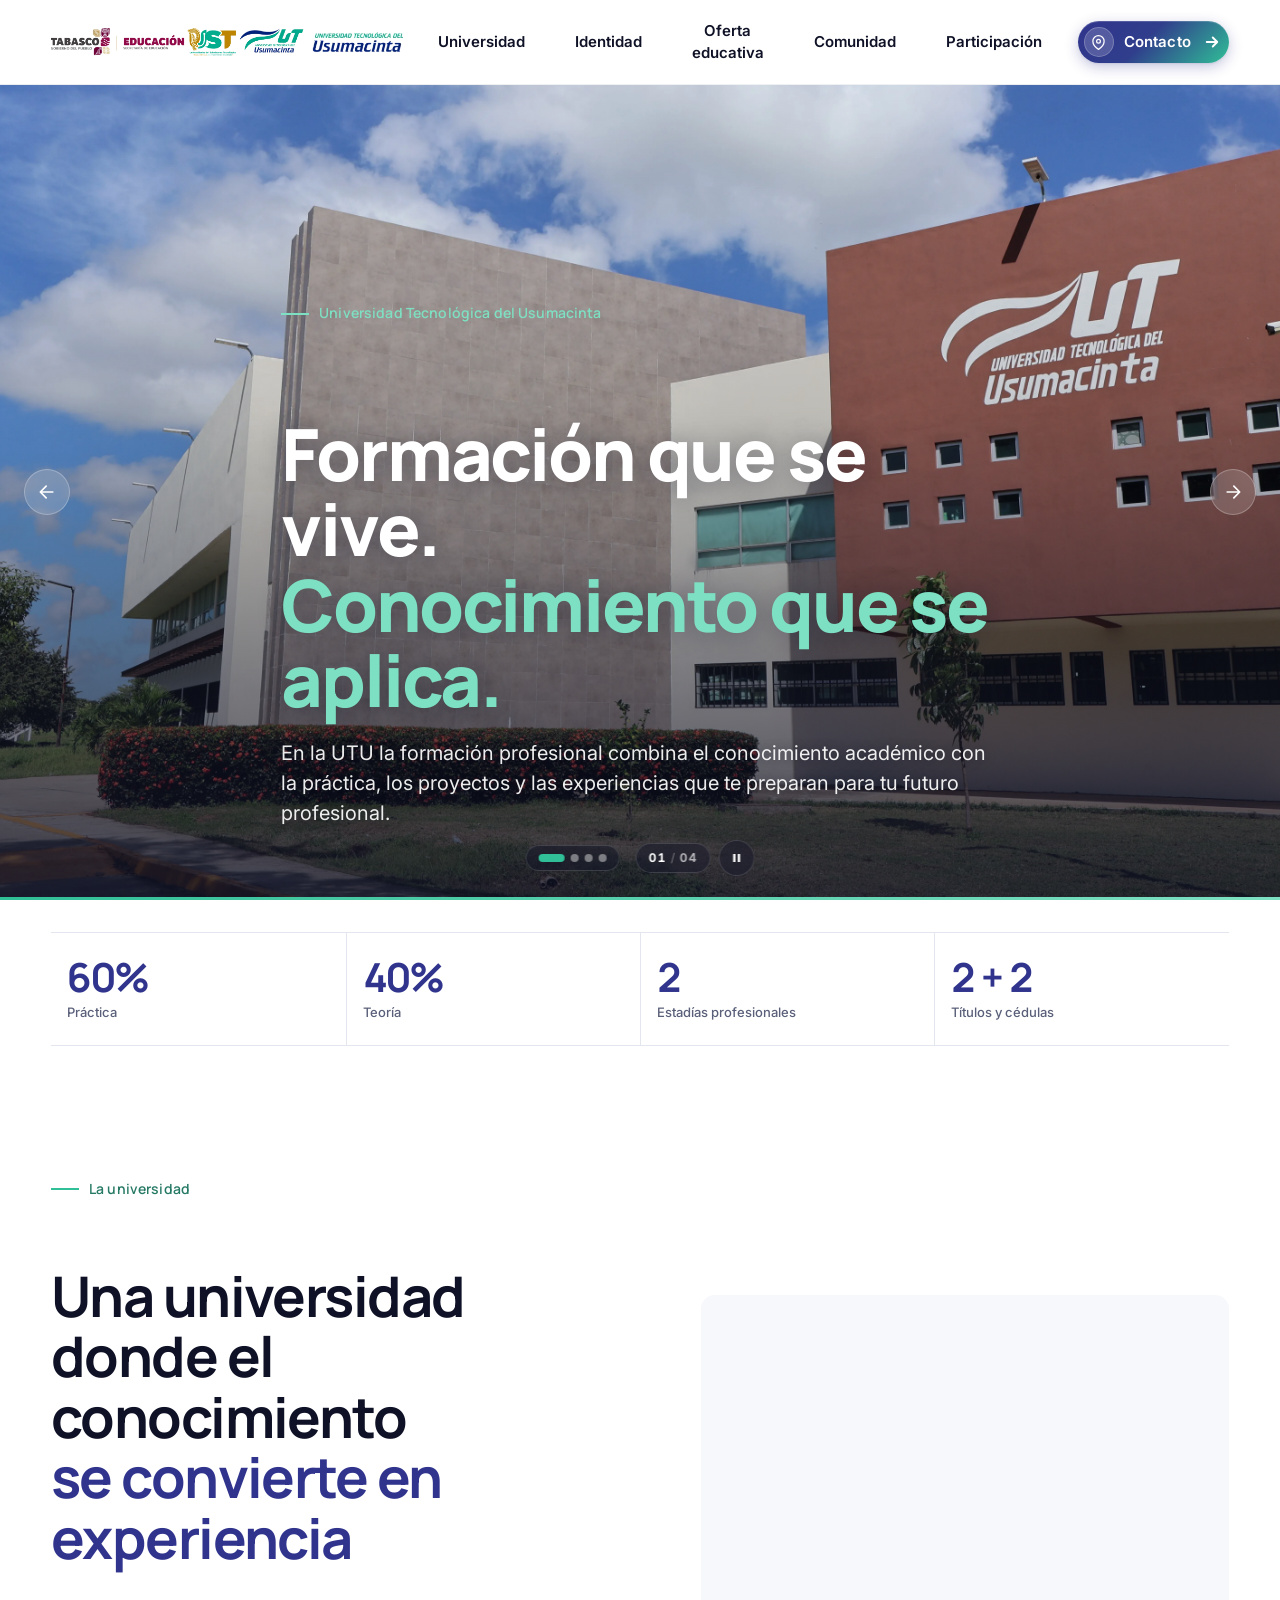
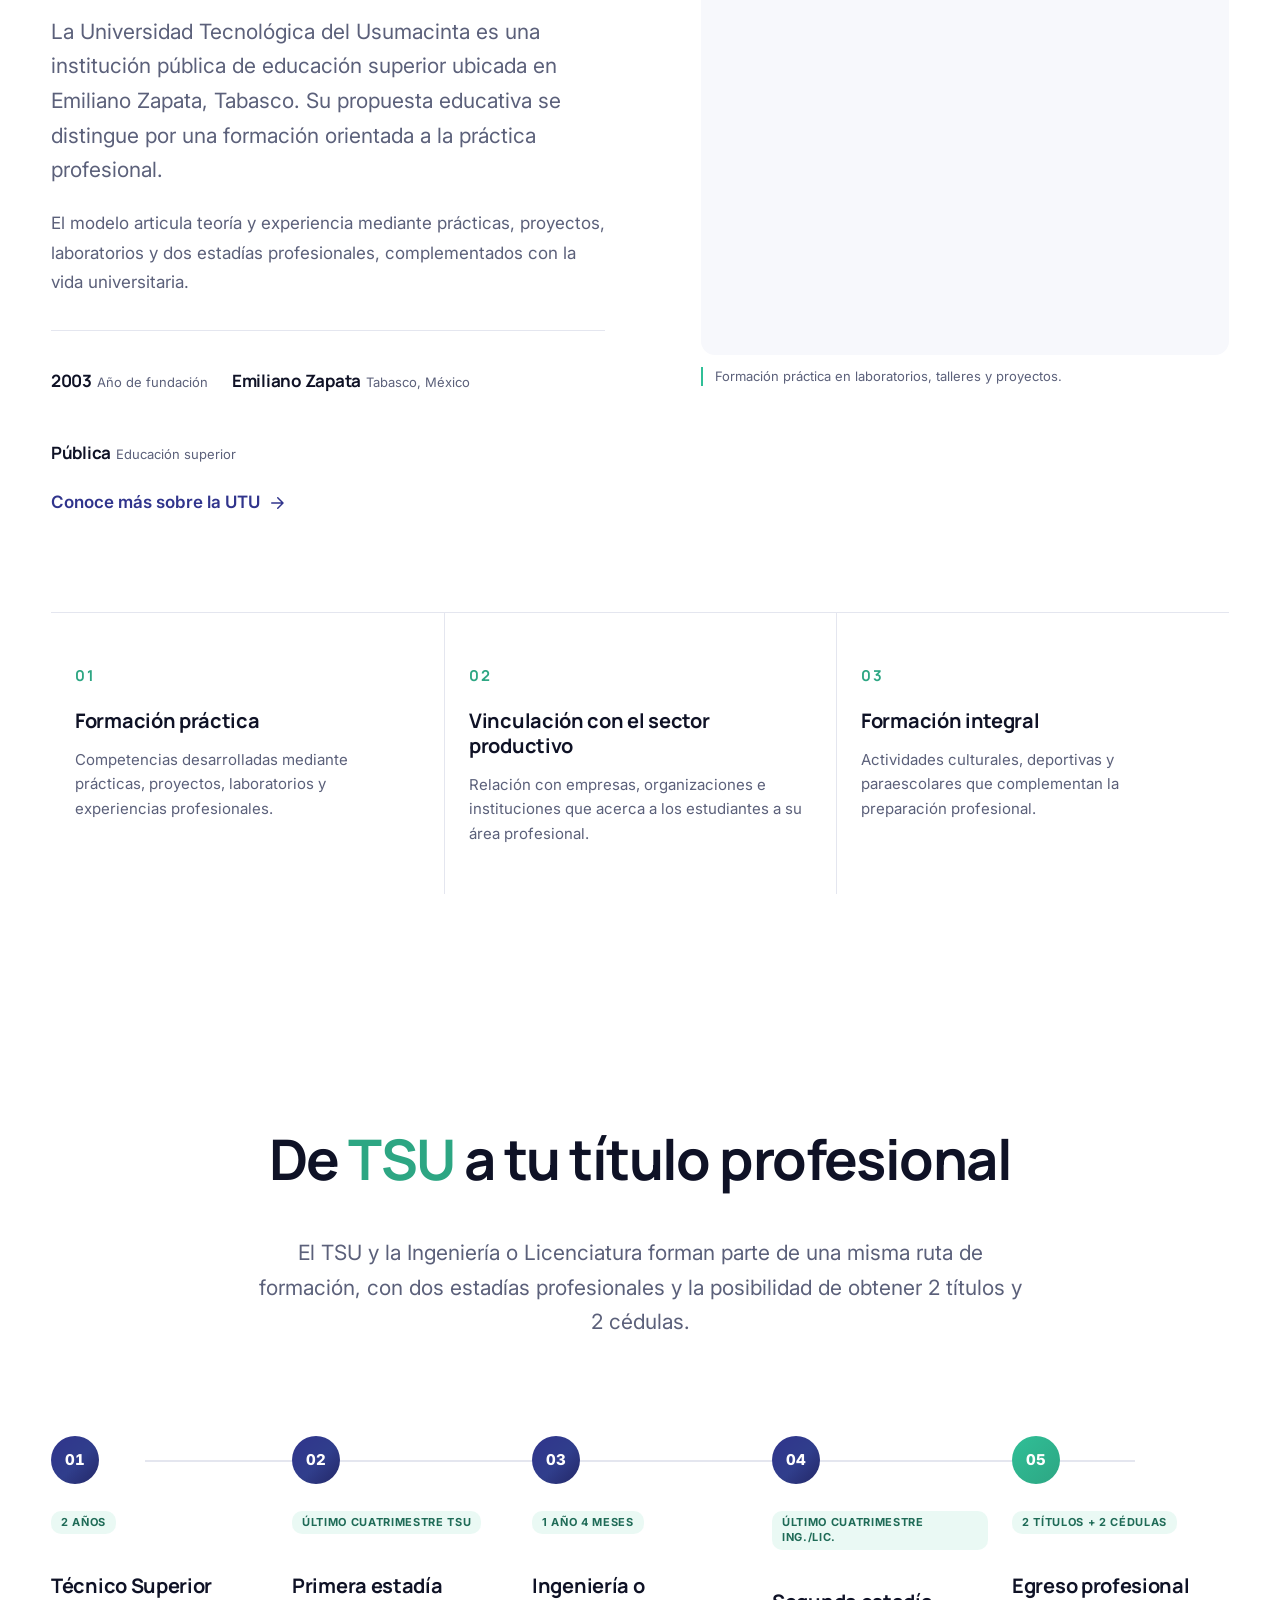
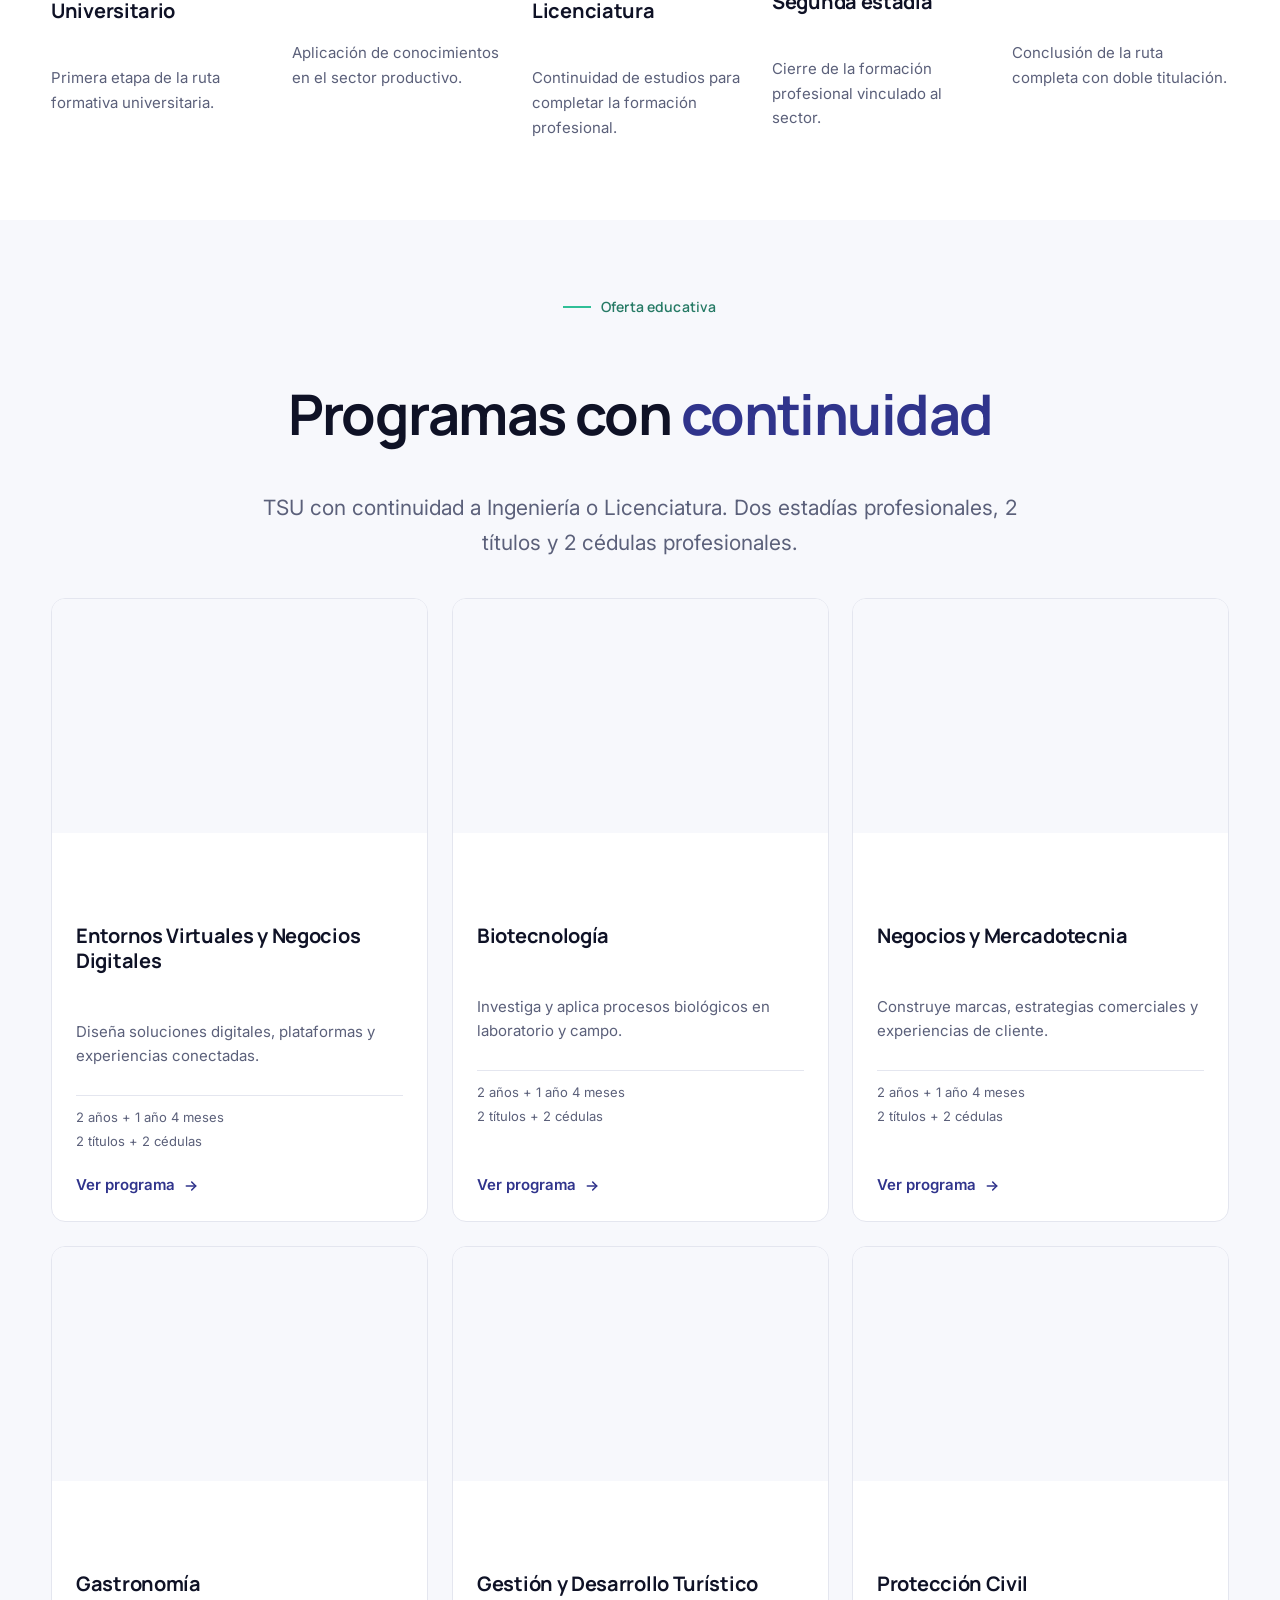
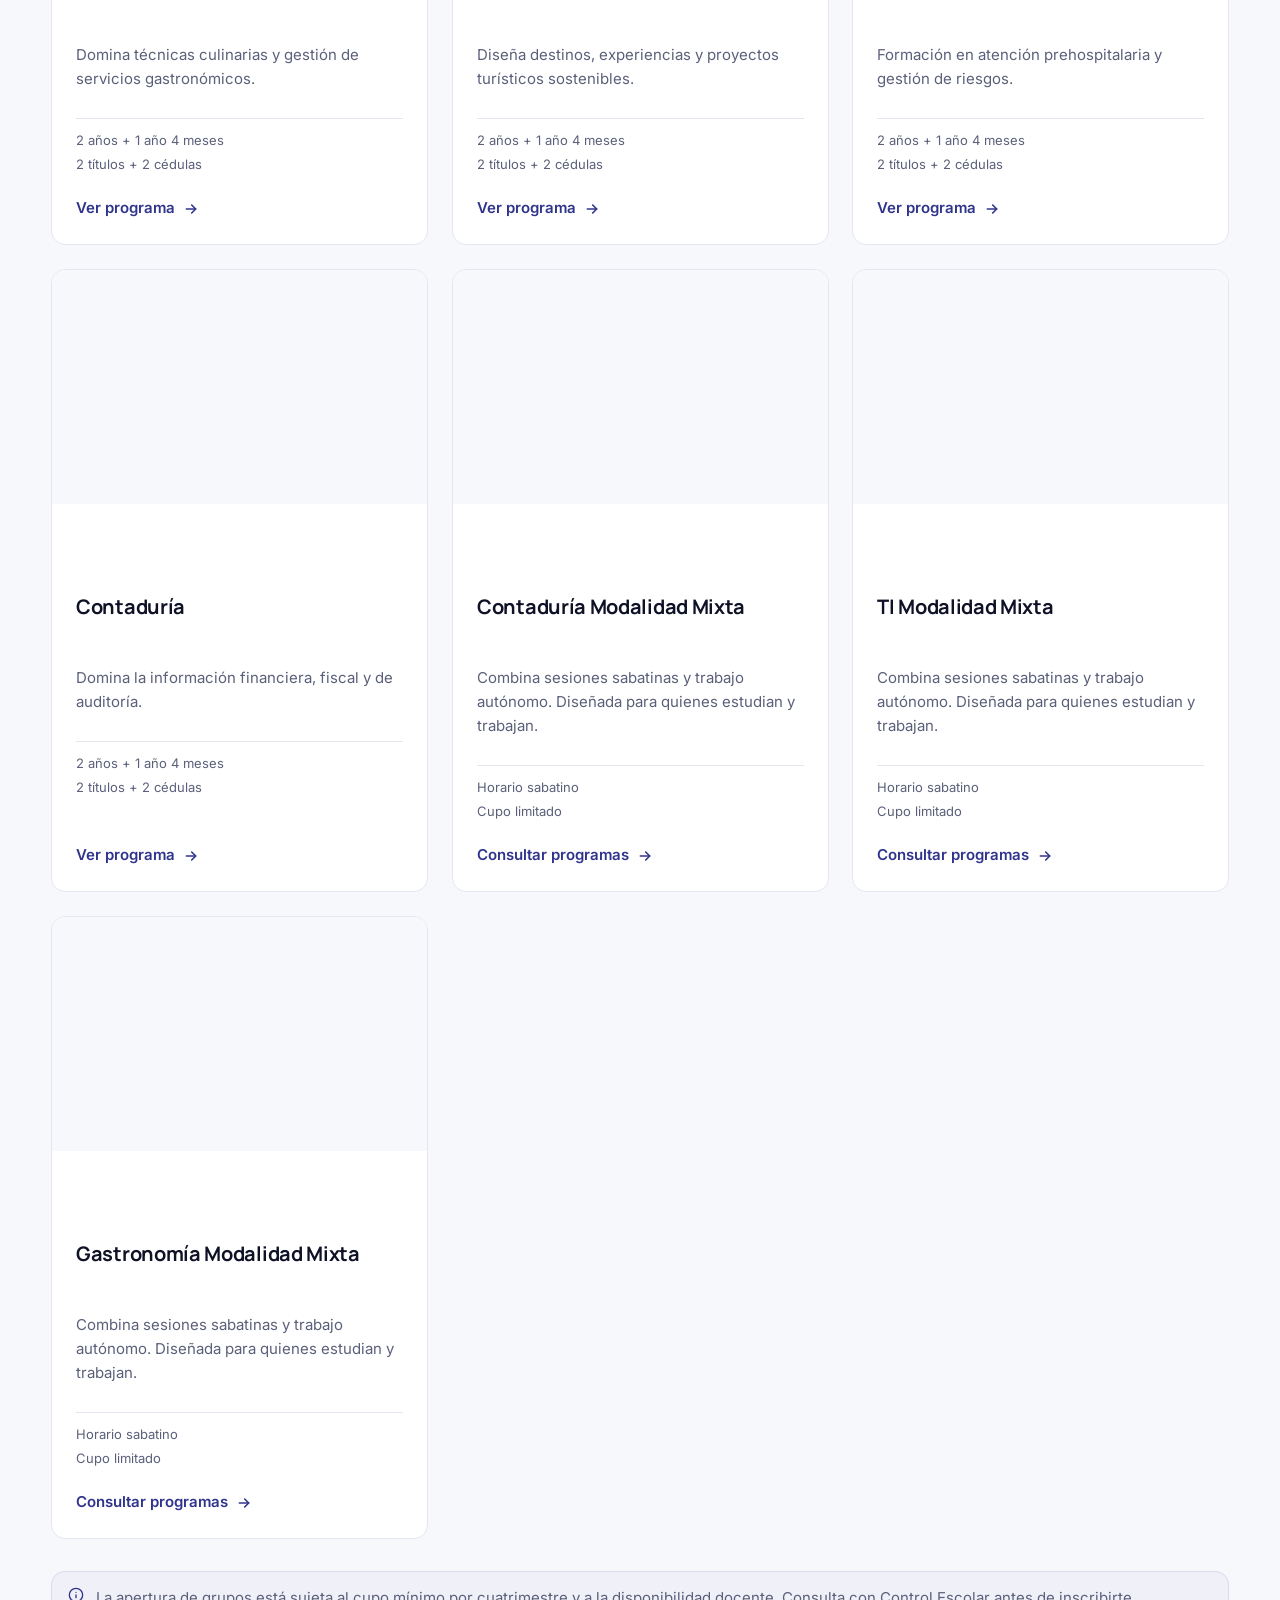
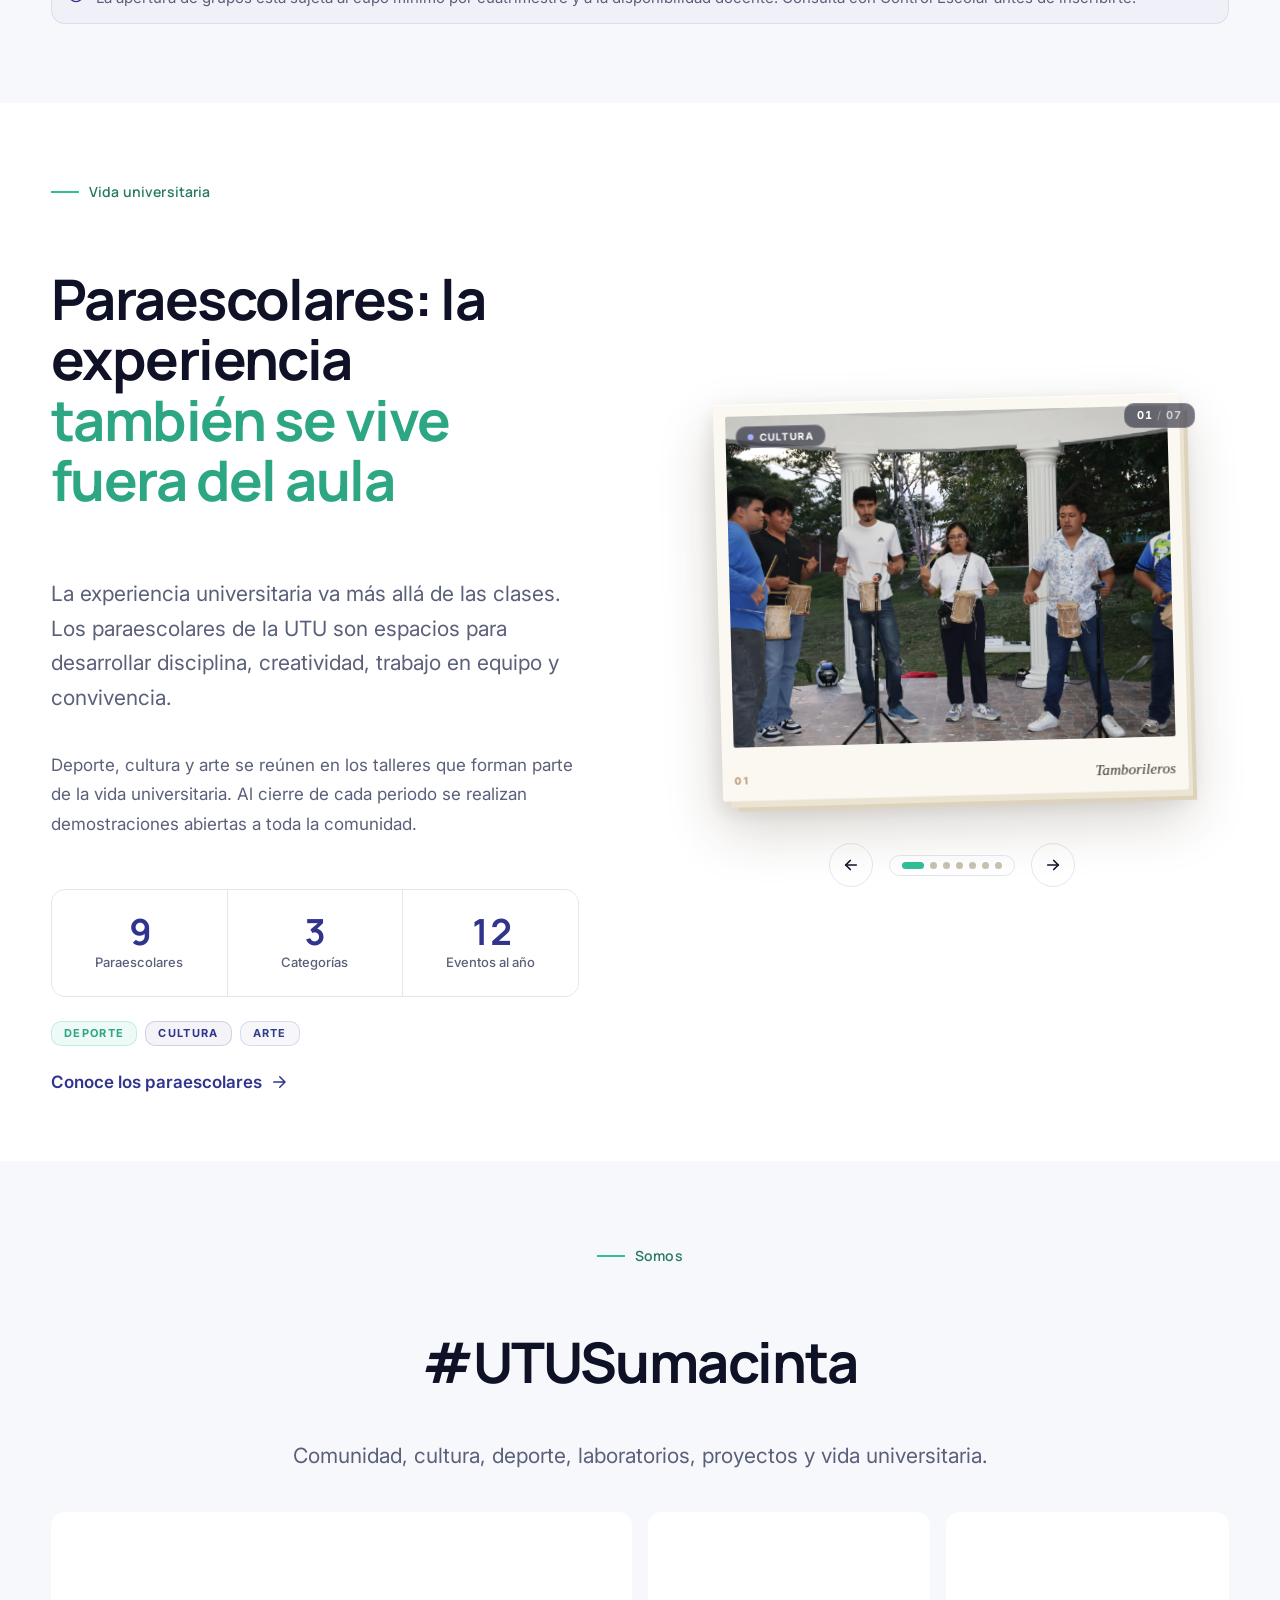
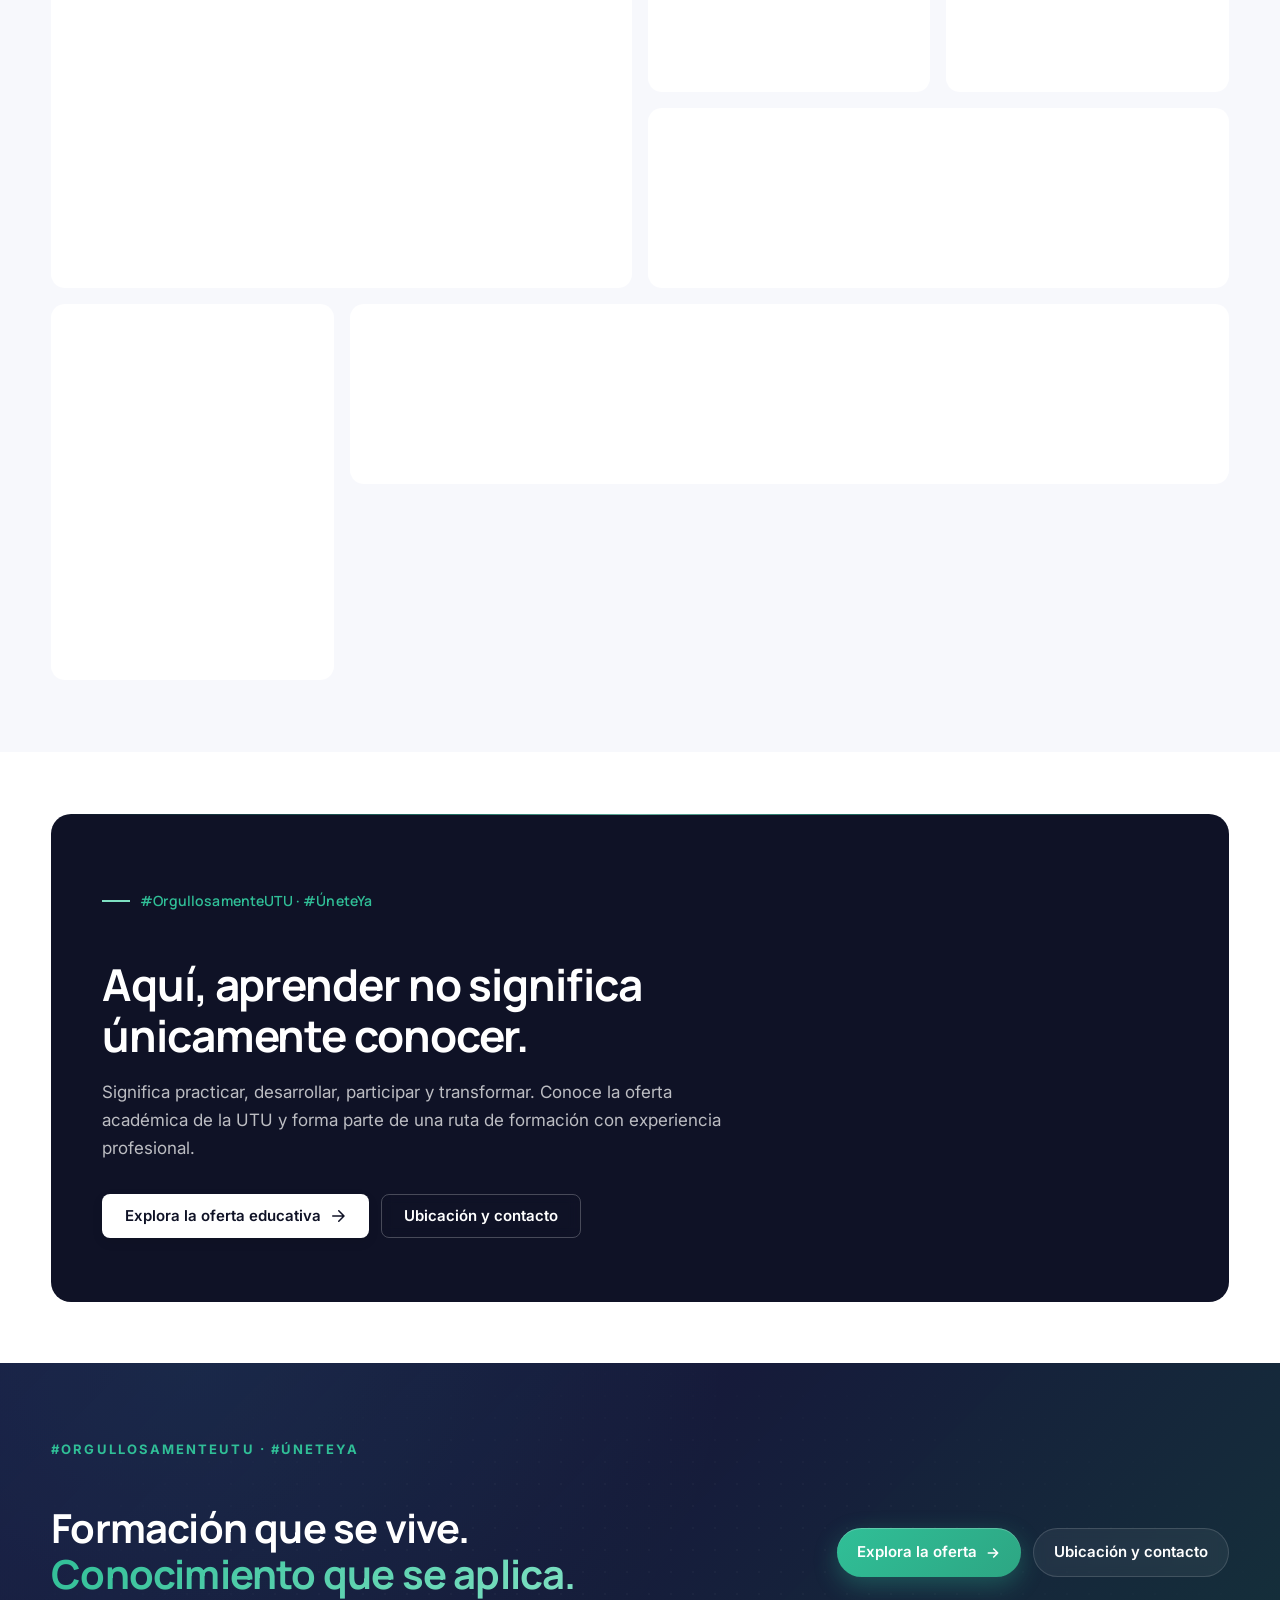
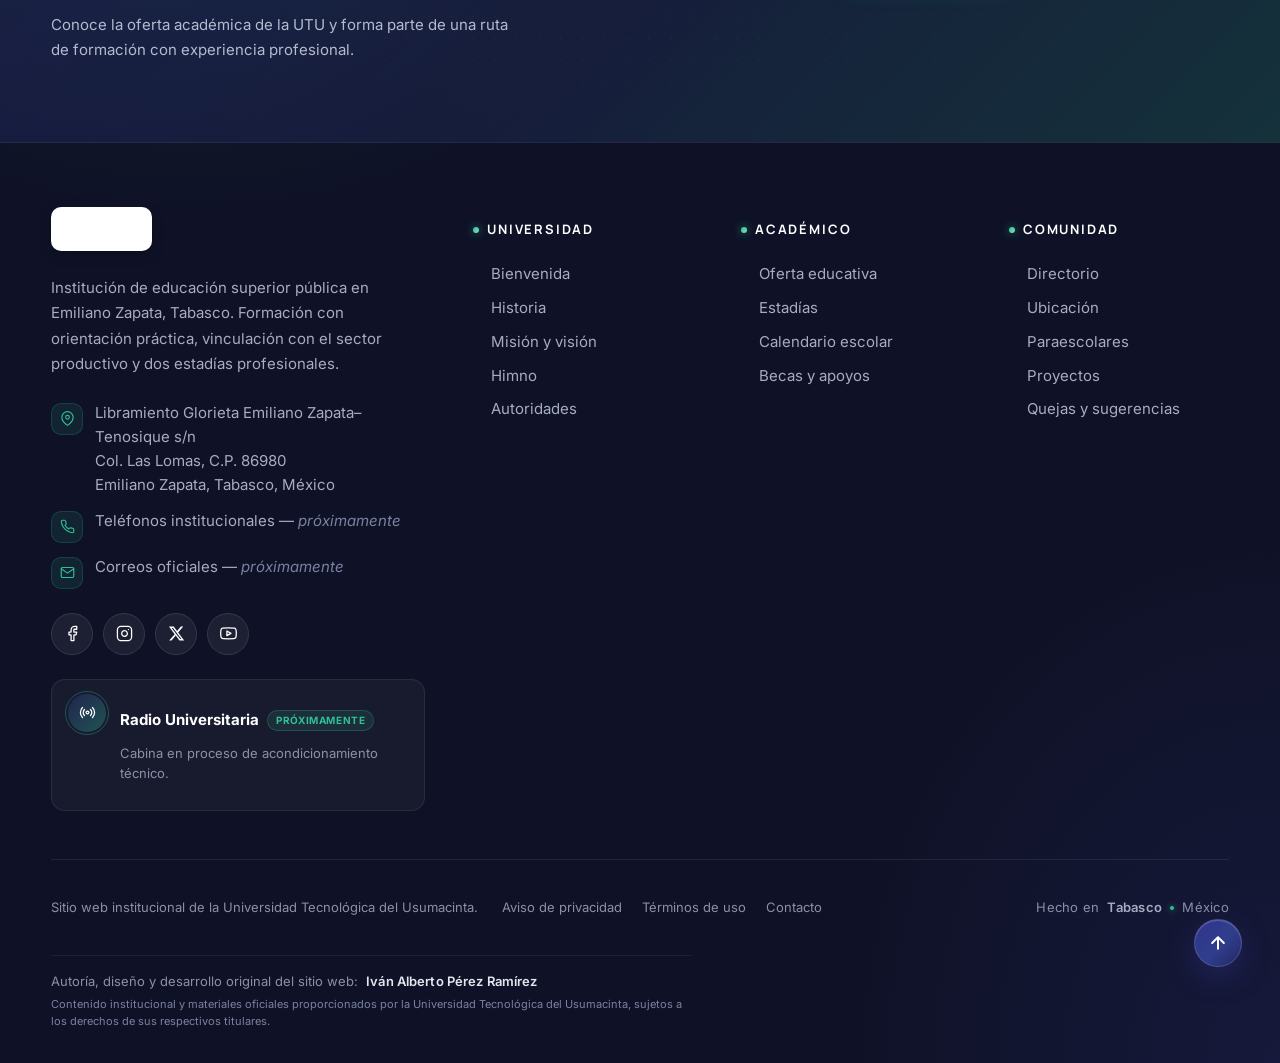
<file: index.html>
<!DOCTYPE html>
<html lang="es">
<head>
    <meta charset="UTF-8">
    <meta name="viewport" content="width=device-width, initial-scale=1">
    <meta name="theme-color" content="#30348C">

    <title>Universidad Tecnológica del Usumacinta (UTU) | Formación que se vive</title>
    <meta name="description" content="La Universidad Tecnológica del Usumacinta (UTU) forma profesionales con 60% práctica y 40% teoría, dos estadías profesionales y una ruta de TSU a Ingeniería o Licenciatura. Emiliano Zapata, Tabasco.">
    <meta name="robots" content="index, follow">
    <meta name="author" content="Universidad Tecnológica del Usumacinta">
    <link rel="canonical" href="https://sitiouniversitario.vercel.app/">

    <meta property="og:type" content="website">
    <meta property="og:locale" content="es_MX">
    <meta property="og:site_name" content="Universidad Tecnológica del Usumacinta">
    <meta property="og:title" content="Universidad Tecnológica del Usumacinta (UTU)">
    <meta property="og:description" content="Formación que se vive. Conocimiento que se aplica.">
    <meta property="og:url" content="https://sitiouniversitario.vercel.app/">
    <meta property="og:image" content="https://sitiouniversitario.vercel.app/assets/images/branding/Logo_vertical.webp">
    <meta name="twitter:card" content="summary_large_image">

    <!-- FAVICON -->
    <link rel="icon" href="/assets/images/icons/Logo_vertical.webp" type="image/webp">

    <link rel="preconnect" href="https://fonts.googleapis.com">
    <link rel="preconnect" href="https://fonts.gstatic.com" crossorigin>
    <link href="https://fonts.googleapis.com/css2?family=Inter:wght@400;500;600;700&family=Manrope:wght@600;700;800&display=swap" rel="stylesheet">

    <!-- Preload de la imagen LCP del hero (primera diapositiva) -->
    <link rel="preload"
          as="image"
          href="/assets/images/hero/campus1.webp"
          fetchpriority="high">

    <link rel="stylesheet" href="/css/reset.css">
    <link rel="stylesheet" href="/css/variables.css">
    <link rel="stylesheet" href="/css/main.css">
    <link rel="stylesheet" href="/css/components/buttons.css">
    <link rel="stylesheet" href="/css/components/cards.css">
    <link rel="stylesheet" href="/css/components/header.css">
    <link rel="stylesheet" href="/css/components/footer.css">
    <link rel="stylesheet" href="/css/components/lightbox.css">
    <link rel="stylesheet" href="/css/pages/home.css">


    <script>document.documentElement.classList.add('js');</script>
</head>

<body data-page="home">

    <a class="skip-link" href="#contenido">Saltar al contenido principal</a>

    <div data-component="header"></div>

    <main id="contenido">

        <!-- ============================ HERO ============================ -->
        <section class="hero" aria-labelledby="hero-title">
            <div class="hero__carousel" data-carousel data-autoplay="6500"
                 role="region" aria-roledescription="carrusel"
                 aria-label="Imágenes destacadas de la UTU">
                <div class="hero__track" data-carousel-track><!-- JS --></div>

                <button type="button" class="hero__nav hero__nav--prev" data-carousel-prev aria-label="Diapositiva anterior">
                    <svg class="icon" aria-hidden="true"><use href="#i-arrow-right"></use></svg>
                </button>
                <button type="button" class="hero__nav hero__nav--next" data-carousel-next aria-label="Siguiente diapositiva">
                    <svg class="icon" aria-hidden="true"><use href="#i-arrow-right"></use></svg>
                </button>

                <div class="hero__foot">
                    <div class="hero__dots" data-carousel-dots role="group" aria-label="Seleccionar diapositiva"></div>
                    <div class="hero__foot-actions">
                        <span class="hero__counter" aria-hidden="true">
                            <span class="hero__counter-current" data-carousel-current>01</span>
                            <span class="hero__counter-sep">/</span>
                            <span class="hero__counter-total" data-carousel-total>04</span>
                        </span>
                        <button type="button" class="hero__pause" data-carousel-toggle aria-label="Pausar carrusel" aria-pressed="false">
                            <svg class="icon hero__pause-icon hero__pause-icon--play" aria-hidden="true"><use href="#i-play"></use></svg>
                            <svg class="icon hero__pause-icon hero__pause-icon--pause" aria-hidden="true"><use href="#i-pause"></use></svg>
                        </button>
                    </div>
                </div>
                <div class="hero__progress" data-carousel-progress aria-hidden="true">
                    <span class="hero__progress-bar"></span>
                </div>
            </div>

            <div class="hero__facts-wrap container">
                <ul class="hero__facts" aria-label="Datos destacados de la UTU" data-hero-facts></ul>
            </div>
        </section>

        <!-- ============================ INTRO EDITORIAL ============================ -->
        <section class="section section--intro" aria-labelledby="intro-title">
            <div class="container">
                <div class="intro__grid">
                    <div class="intro__text reveal">
                        <p class="eyebrow" data-content="institucional.intro.eyebrow"></p>
                        <h2 class="section__title" id="intro-title">
                            <span data-content="institucional.intro.title"></span>
                            <span class="intro__title-accent" data-content="institucional.intro.titleAccent"></span>
                        </h2>
                        <p class="section__lead" data-content="institucional.intro.lead"></p>
                        <p class="text-muted" data-content="institucional.intro.texto"></p>

                        <ul class="intro__facts" aria-label="Datos institucionales" data-intro-facts></ul>

                        <a class="link-arrow" href="/pages/universidad/bienvenida.html" data-content-href="institucional.intro.linkCta.href">
                            <span data-content="institucional.intro.linkCta.label"></span>
                            <svg class="icon" aria-hidden="true"><use href="#i-arrow-right"></use></svg>
                        </a>
                    </div>

                    <figure class="intro__visual reveal" data-reveal-delay="120">
                        <div class="intro__media">
                            <img src="/assets/images/carreras/CONTADURIA/CONTA4.webp"
                                 alt="Estudiantes de la UTU durante una actividad práctica"
                                 width="1200" height="900" loading="lazy" decoding="async"
                                 data-img-content="institucional.intro.imagen">
                        </div>
                        <figcaption class="intro__caption">
                            Formación práctica en laboratorios, talleres y proyectos.
                        </figcaption>
                    </figure>
                </div>

                <ul class="intro__pillars" data-intro-pillars></ul>
            </div>
        </section>

        <!-- ============================ RUTA ACADÉMICA ============================ -->
        <section class="section section--route" id="ruta" aria-labelledby="route-title">
            <div class="container">
                <header class="section__head section__head--center">
                    <p class="eyebrow" data-content="institucional.ruta.eyebrow"></p>
                    <h2 class="section__title" id="route-title">
                        <span data-content="institucional.ruta.titlePrefix"></span>
                        <span class="route__title-accent" data-content="institucional.ruta.titleAccent"></span>
                        <span data-content="institucional.ruta.titleSuffix"></span>
                    </h2>
                    <p class="section__lead section__lead--center" data-content="institucional.ruta.lead"></p>
                </header>

                <ol class="route__list" data-ruta-steps></ol>
            </div>
        </section>

        <!-- ============================ OFERTA EDUCATIVA ============================ -->
        <section class="section section--programs" id="oferta" aria-labelledby="programs-title">
            <div class="container">
                <header class="section__head section__head--center">
                    <p class="eyebrow" data-content="oferta.head.eyebrow"></p>
                    <h2 class="section__title" id="programs-title">
                        <span data-content="oferta.head.title"></span>
                        <span class="programs__title-accent" data-content="oferta.head.titleAccent"></span>
                    </h2>
                    <p class="section__lead section__lead--center" data-content="oferta.head.lead"></p>
                </header>

                <div class="programs__grid" data-programs-grid></div>

                <div class="programs__mixed" data-programs-mixed-wrap hidden>
                    <header class="programs__subhead">
                        <h3 class="programs__subtitle">Modalidades mixtas</h3>
                        <p class="programs__subtext">Opciones diseñadas para quienes estudian y trabajan.</p>
                    </header>
                    <div class="programs__grid programs__grid--mixed" data-programs-mixed></div>
                </div>

                <p class="programs__note">
                    <svg aria-hidden="true" viewBox="0 0 24 24" fill="none" stroke="currentColor" stroke-width="2" stroke-linecap="round" stroke-linejoin="round" width="16" height="16"><circle cx="12" cy="12" r="10"/><path d="M12 16v-4M12 8h.01"/></svg>
                    <span data-content="oferta.nota"></span>
                </p>
            </div>
        </section>

        <!-- ============================ VIDA UNIVERSITARIA ============================ -->
        <section class="section section--life" id="paraescolares" aria-labelledby="life-title">
            <div class="container">
                <div class="life__grid">
                    <div class="life__content reveal">
                        <p class="eyebrow" data-content="vidaUniversitaria.eyebrow"></p>
                        <h2 class="section__title" id="life-title">
                            <span data-content="vidaUniversitaria.title"></span>
                            <span class="life__title-accent" data-content="vidaUniversitaria.titleAccent"></span>
                        </h2>
                        <p class="section__lead" data-content="vidaUniversitaria.lead"></p>
                        <p class="text-muted" data-content="vidaUniversitaria.texto"></p>
                        <ul class="life__stats" aria-label="Datos de paraescolares" data-life-stats></ul>
                        <div class="life__cats" aria-label="Categorías de paraescolares" data-life-cats></div>
                        <a class="link-arrow" href="/pages/comunidad/paraescolares.html" data-content-href="vidaUniversitaria.linkCta.href">
                            <span data-content="vidaUniversitaria.linkCta.label"></span>
                            <svg class="icon" aria-hidden="true"><use href="#i-arrow-right"></use></svg>
                        </a>
                    </div>

                    <div class="vintage reveal" data-reveal-delay="120"
                         data-vintage-gallery data-vintage-autoplay="0"
                         role="region" aria-roledescription="galería de fotos"
                         aria-label="Galería de paraescolares de la UTU">
                        <div class="vintage__stage" data-vintage-stage>
                            <span class="vintage__stamp" aria-hidden="true">
                                <span data-vintage-current>01</span>
                                <span class="vintage__stamp-sep">/</span>
                                <span data-vintage-total>06</span>
                            </span>
                        </div>
                        <div class="vintage__controls">
                            <button class="vintage__nav vintage__nav--prev" type="button" data-vintage-prev aria-label="Foto anterior">
                                <svg viewBox="0 0 24 24" fill="none" stroke="currentColor" stroke-width="2.2" stroke-linecap="round" stroke-linejoin="round" aria-hidden="true"><path d="M19 12H5"/><path d="m11 18-6-6 6-6"/></svg>
                            </button>
                            <div class="vintage__dots" data-vintage-dots role="group" aria-label="Seleccionar foto"></div>
                            <button class="vintage__nav vintage__nav--next" type="button" data-vintage-next aria-label="Foto siguiente">
                                <svg viewBox="0 0 24 24" fill="none" stroke="currentColor" stroke-width="2.2" stroke-linecap="round" stroke-linejoin="round" aria-hidden="true"><path d="M5 12h14"/><path d="m13 6 6 6-6 6"/></svg>
                            </button>
                        </div>
                    </div>
                </div>
            </div>
        </section>
        

        <!-- ============================ ACTUALIDAD: NOTICIAS ============================ -->
        <section class="section section--news" aria-labelledby="news-title" hidden>
            <div class="container">
                <header class="section__head section__head--row">
                    <div>
                        <p class="eyebrow" data-content="noticias.head.eyebrow"></p>
                        <h2 class="section__title" id="news-title">
                            <span data-content="noticias.head.title"></span>
                            <span class="news__title-accent" data-content="noticias.head.titleAccent"></span>
                        </h2>
                        <p class="section__lead" data-content="noticias.head.lead"></p>
                    </div>
                    <a class="btn btn--outline btn--sm" href="/pages/noticias/index.html">
                        <span data-content="noticias.head.ctaLabel">Ver todas</span>
                        <svg class="icon" aria-hidden="true"><use href="#i-arrow-right"></use></svg>
                    </a>
                </header>
                <p class="news__note" data-news-note data-content="noticias.nota"></p>
                <div class="news__stage">
                    <div class="news__grid" data-news-grid></div>
                    <div class="news__empty" data-news-empty hidden>
                        <h3 class="news__empty-title">Aún no hay publicaciones</h3>
                        <p class="news__empty-text">Las noticias aparecerán aquí conforme se publiquen.</p>
                    </div>
                </div>
                <nav class="news__pagination" data-news-pagination aria-label="Paginación de noticias" hidden>
                    <button class="news__page-nav" type="button" data-news-prev aria-label="Página anterior">
                        <svg viewBox="0 0 24 24" fill="none" stroke="currentColor" stroke-width="2.2" stroke-linecap="round" stroke-linejoin="round" aria-hidden="true"><path d="M19 12H5"/><path d="m11 18-6-6 6-6"/></svg>
                    </button>
                    <ol class="news__page-list" data-news-pages></ol>
                    <button class="news__page-nav" type="button" data-news-next aria-label="Página siguiente">
                        <svg viewBox="0 0 24 24" fill="none" stroke="currentColor" stroke-width="2.2" stroke-linecap="round" stroke-linejoin="round" aria-hidden="true"><path d="M5 12h14"/><path d="m13 6 6 6-6 6"/></svg>
                    </button>
                </nav>
                <p class="sr-only" data-news-status aria-live="polite"></p>
            </div>
        </section>

        <!-- ============================ ACTUALIDAD: EVENTOS ============================ -->
        <section class="section section--events" aria-labelledby="events-title" hidden>
            <div class="container">
                <header class="section__head section__head--row">
                    <div>
                        <p class="eyebrow" data-content="eventos.head.eyebrow"></p>
                        <h2 class="section__title" id="events-title" data-content="eventos.head.title"></h2>
                    </div>
                    <div class="events__controls" aria-label="Controles de eventos">
                        <button type="button" class="events__nav" data-events-prev aria-label="Evento anterior"><svg class="icon" aria-hidden="true"><use href="#i-arrow-right"></use></svg></button>
                        <button type="button" class="events__nav" data-events-next aria-label="Siguiente evento"><svg class="icon" aria-hidden="true"><use href="#i-arrow-right"></use></svg></button>
                    </div>
                </header>
                <p class="news__note" data-events-note data-content="eventos.nota"></p>
                <div class="events__viewport" data-events-viewport>
                    <ul class="events__track" data-events-track></ul>
                </div>
            </div>
        </section>

        <!-- ============================ COMUNIDAD Y CAMPUS ============================ -->
        <section class="section section--community" aria-labelledby="community-title">
            <div class="container">
                <header class="section__head section__head--center">
                    <p class="eyebrow" data-content="collage.eyebrow"></p>
                    <h2 class="section__title" id="community-title" data-content="collage.title"></h2>
                    <p class="section__lead section__lead--center" data-content="collage.lead"></p>
                </header>
                <div class="collage" data-collage></div>
            </div>
        </section>

        <!-- ============================ CTA ============================ -->
        <section class="section section--cta" aria-labelledby="cta-title">
            <div class="container">
                <div class="cta reveal">
                    <div class="cta__content">
                        <p class="eyebrow eyebrow--on-dark" data-content="cta.eyebrow"></p>
                        <h2 class="cta__title" id="cta-title" data-content="cta.title"></h2>
                        <p class="cta__text" data-content="cta.texto"></p>
                        <div class="cta__actions" data-cta-buttons></div>
                    </div>
                </div>
            </div>
        </section>
    </main>

    <div data-component="footer"></div>

    <!-- LIGHTBOX -->
    <div class="lightbox" data-lightbox hidden>
        <div class="lightbox__backdrop" data-lightbox-close></div>
        <div class="lightbox__panel" role="dialog" aria-modal="true" aria-label="Visor de imágenes">
            <button type="button" class="lightbox__close" data-lightbox-close aria-label="Cerrar visor">
                <svg class="icon" aria-hidden="true"><use href="#i-close"></use></svg>
            </button>
            <button type="button" class="lightbox__nav lightbox__nav--prev" data-lightbox-prev aria-label="Imagen anterior">
                <svg class="icon" aria-hidden="true"><use href="#i-arrow-right"></use></svg>
            </button>
            <figure class="lightbox__figure">
                <img class="lightbox__img" alt="" data-lightbox-img>
                <figcaption class="lightbox__caption" data-lightbox-caption></figcaption>
            </figure>
            <button type="button" class="lightbox__nav lightbox__nav--next" data-lightbox-next aria-label="Imagen siguiente">
                <svg class="icon" aria-hidden="true"><use href="#i-arrow-right"></use></svg>
            </button>
        </div>
    </div>

    <script type="module" src="/js/app.js"></script>
</body>
</html>
</file>
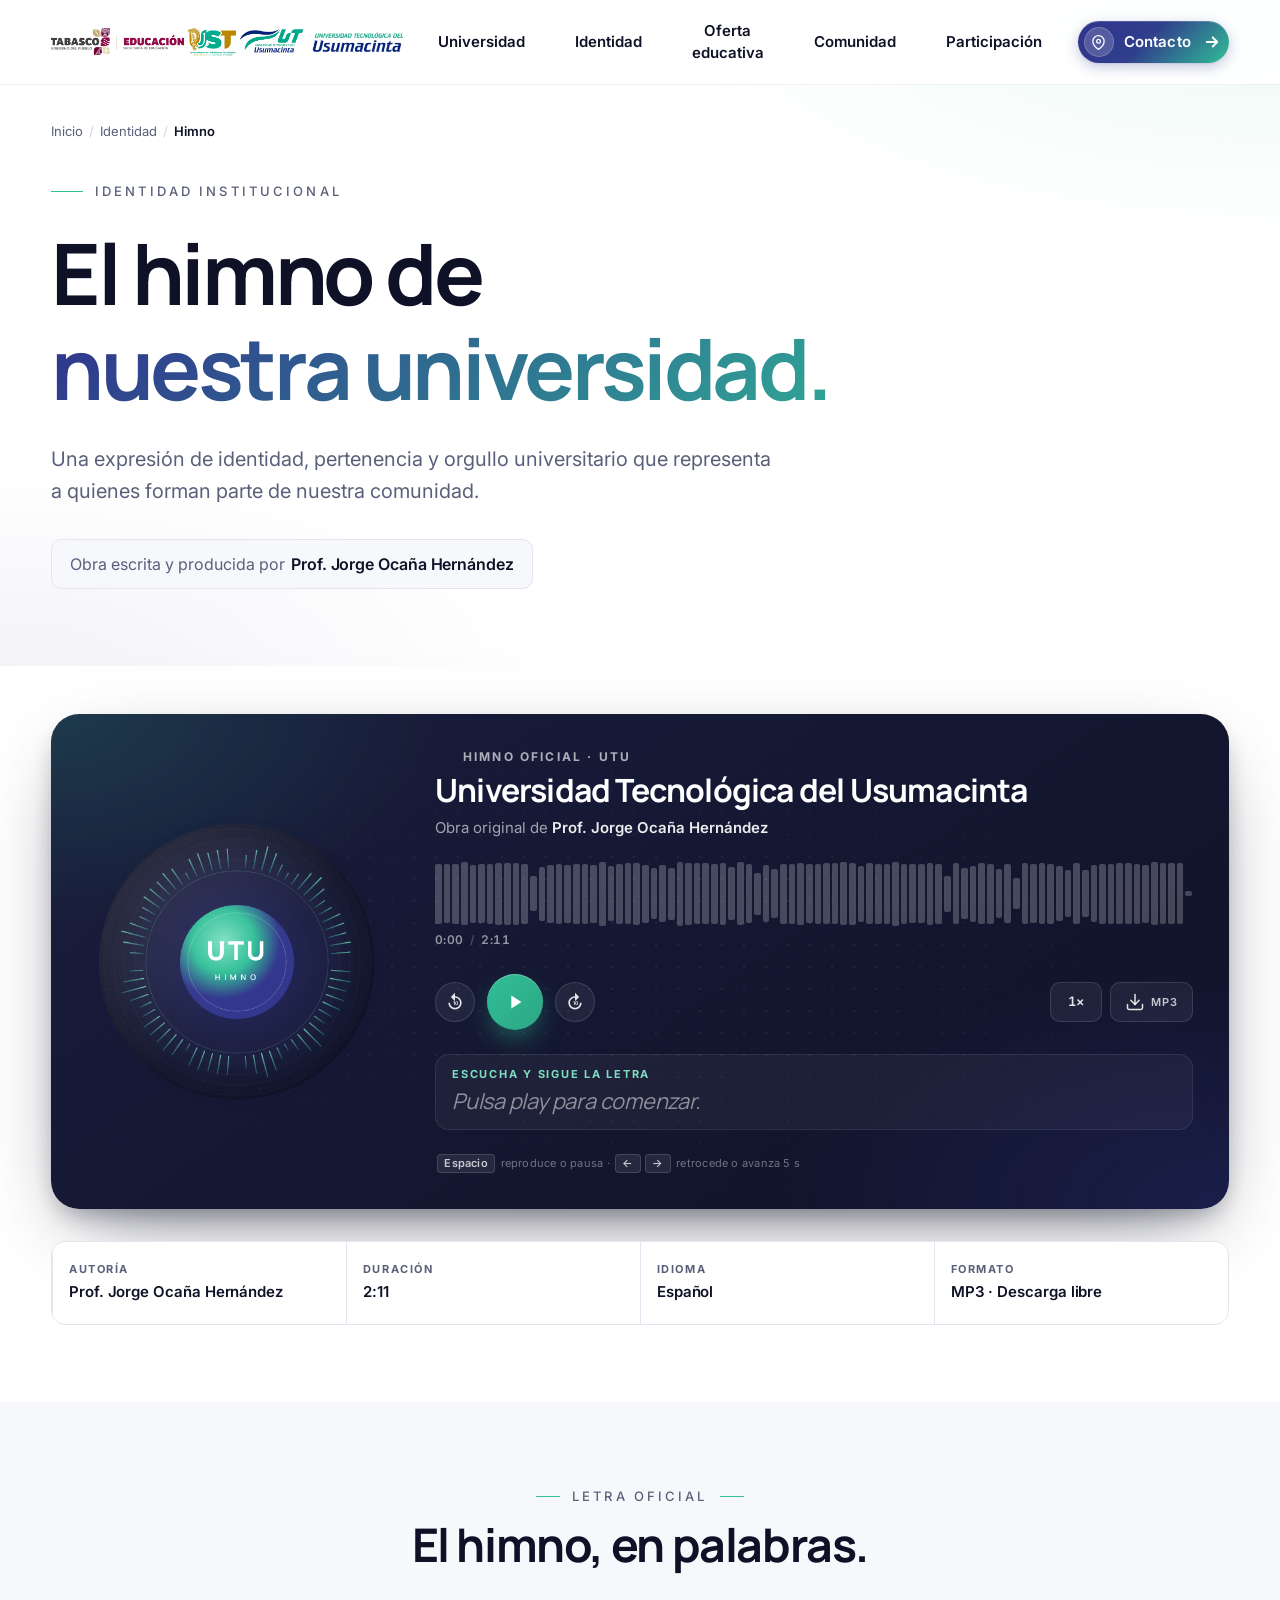
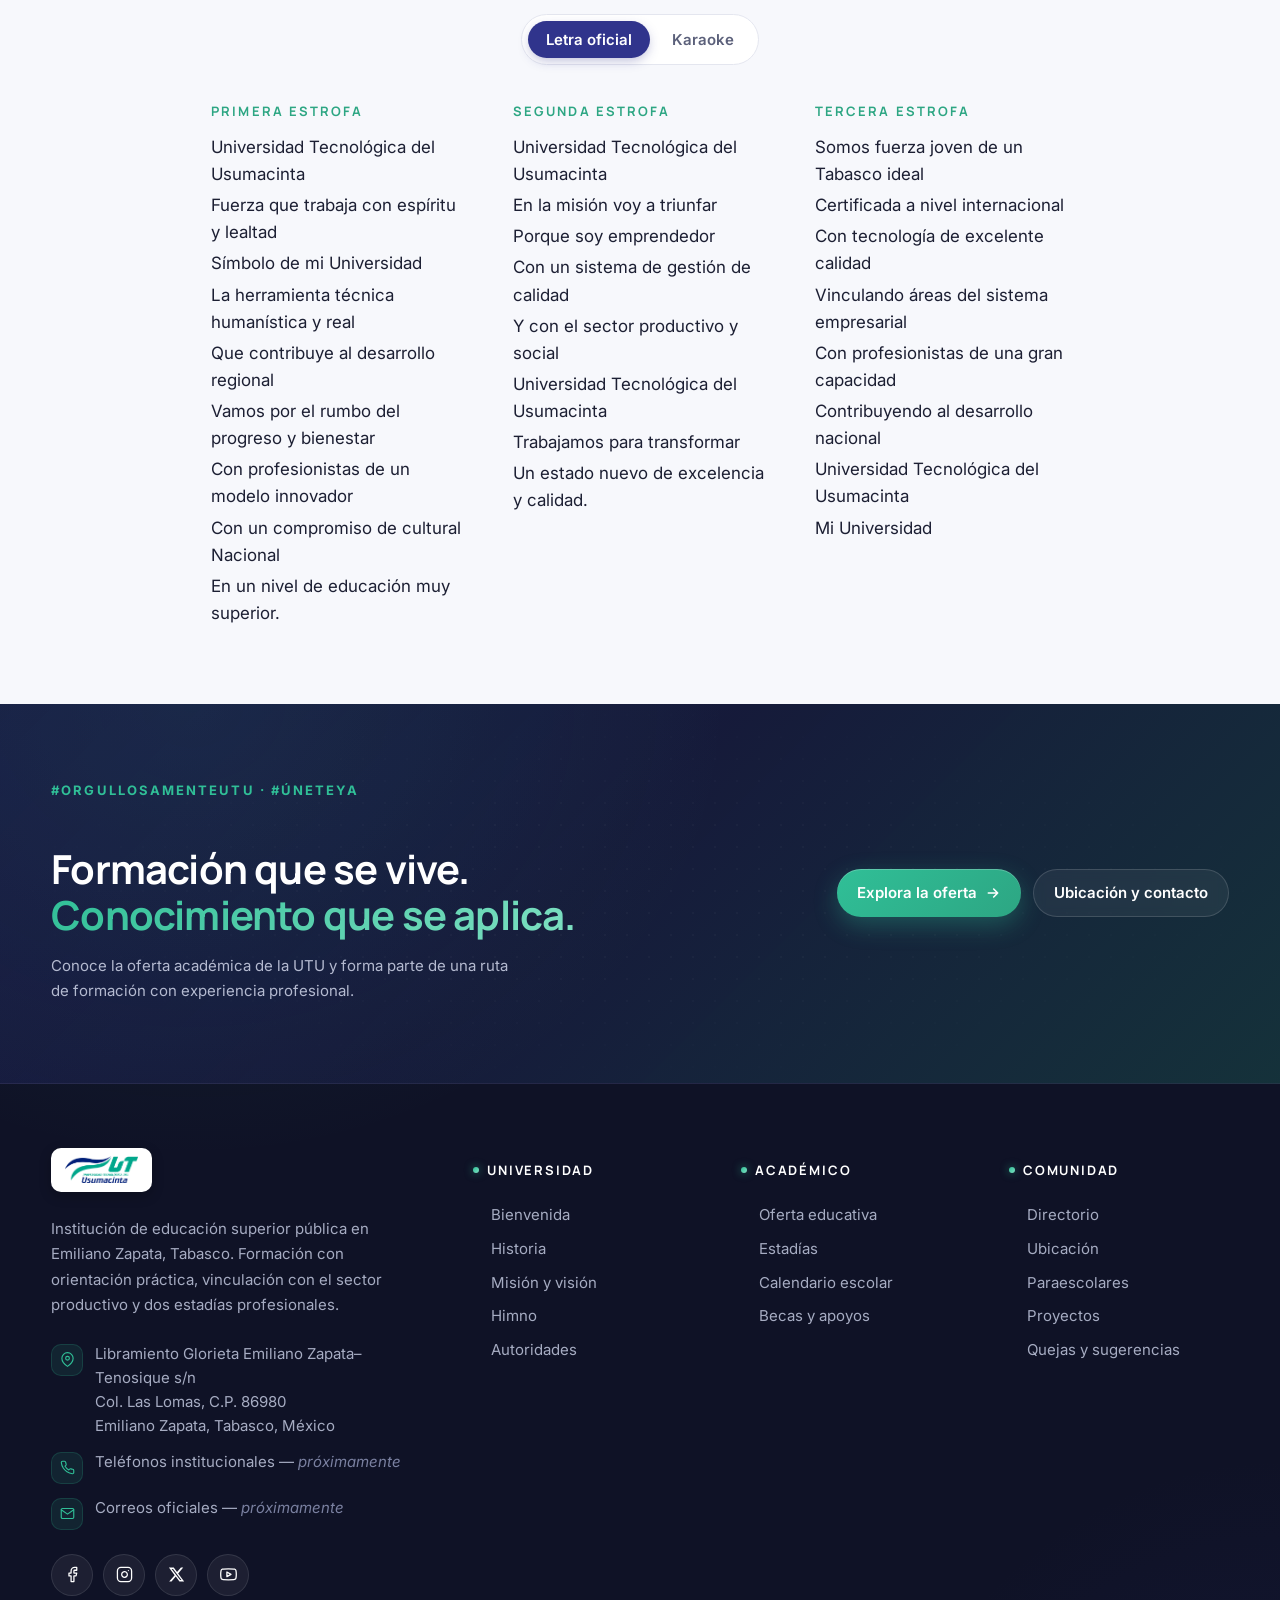
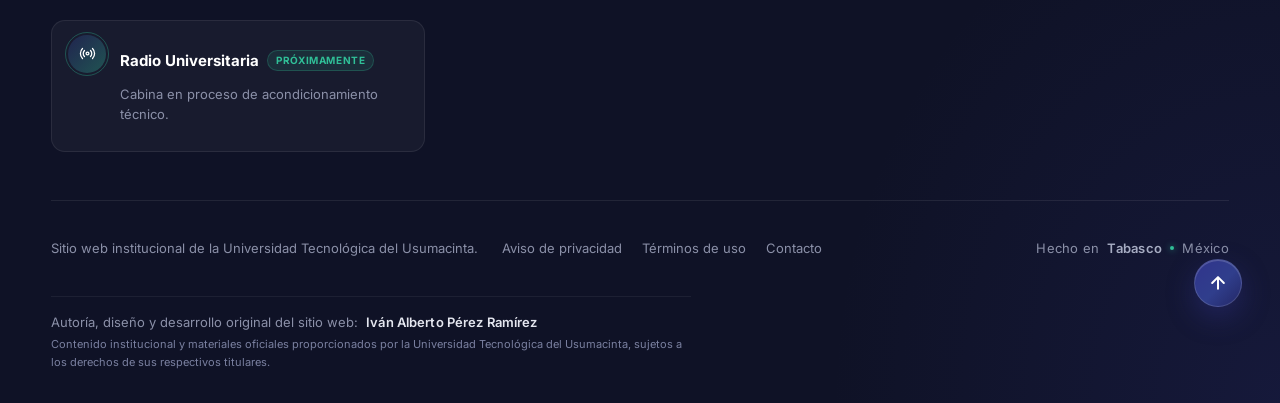
<file: pages/identidad/himno.html>
<!DOCTYPE html>
<html lang="es">
<head>
    <meta charset="UTF-8">
    <meta name="viewport" content="width=device-width, initial-scale=1">
    <meta name="theme-color" content="#30348C">

    <title>Himno institucional | Universidad Tecnológica del Usumacinta (UTU)</title>
    <meta name="description" content="Conoce el himno oficial de la Universidad Tecnológica del Usumacinta. Escucha, sigue la letra en modo karaoke y descarga el audio institucional, obra del Prof. Jorge Ocaña Hernández.">
    <meta name="robots" content="index, follow">

    <link rel="icon" href="/assets/images/icons/Logo_vertical.webp" type="image/webp">

    <link rel="preconnect" href="https://fonts.googleapis.com">
    <link rel="preconnect" href="https://fonts.gstatic.com" crossorigin>
    <link href="https://fonts.googleapis.com/css2?family=Inter:wght@400;500;600;700&family=Manrope:wght@600;700;800&display=swap" rel="stylesheet">

    <link rel="stylesheet" href="/css/reset.css">
    <link rel="stylesheet" href="/css/variables.css">
    <link rel="stylesheet" href="/css/main.css">
    <link rel="stylesheet" href="/css/components/buttons.css">
    <link rel="stylesheet" href="/css/components/breadcrumbs.css">
    <link rel="stylesheet" href="/css/components/header.css">
    <link rel="stylesheet" href="/css/components/footer.css">
    <link rel="stylesheet" href="/css/pages/himno.css">

    <script>document.documentElement.classList.add('js');</script>
</head>

<body data-page="himno">

    <a class="skip-link" href="#contenido">Saltar al contenido principal</a>

    <div data-component="header"></div>

    <main id="contenido" data-himno class="himno">

        <!-- ══════════════════════════════════════════════════
             HERO EDITORIAL
             ══════════════════════════════════════════════════ -->
        <section class="himno-hero" aria-labelledby="himno-title">
            <div class="container himno-hero__inner">

                <nav class="breadcrumbs himno-hero__breadcrumbs" aria-label="Ruta de navegación">
                    <ol>
                        <li><a href="/">Inicio</a></li>
                        <li><a href="/pages/identidad/himno.html">Identidad</a></li>
                        <li><span aria-current="page">Himno</span></li>
                    </ol>
                </nav>

                <div class="himno-hero__content">
                    <p class="himno-hero__eyebrow reveal">Identidad institucional</p>

                    <h1 class="himno-hero__title reveal" id="himno-title" data-reveal-delay="60">
                        El himno de
                        <span class="himno-hero__title-accent">nuestra universidad.</span>
                    </h1>

                    <p class="himno-hero__lead reveal" data-reveal-delay="120">
                        Una expresión de identidad, pertenencia y orgullo universitario
                        que representa a quienes forman parte de nuestra comunidad.
                    </p>

                    <p class="himno-hero__credit reveal" data-reveal-delay="180">
                        <span>Obra escrita y producida por</span>
                        <strong>Prof. Jorge Ocaña Hernández</strong>
                    </p>
                </div>
            </div>
        </section>

        <!-- ══════════════════════════════════════════════════
             REPRODUCTOR PREMIUM
             ══════════════════════════════════════════════════ -->
        <section class="himno-player" aria-labelledby="himno-player-title">
            <div class="container">

                <div class="himno-player__card reveal" data-himno-card>

                    <!-- Badge circular tipo vinilo -->
                    <div class="himno-player__art">
                        <div class="himno-player__art-glow" aria-hidden="true"></div>
                        <div class="himno-badge" data-himno-badge aria-hidden="true"></div>
                    </div>

                    <!-- Contenido principal -->
                    <div class="himno-player__main">

                        <header class="himno-player__head">
                            <p class="himno-player__eyebrow">
                                <span class="himno-player__live" aria-hidden="true">
                                    <span></span><span></span><span></span><span></span>
                                </span>
                                Himno oficial · UTU
                            </p>
                            <h2 class="himno-player__title" id="himno-player-title">
                                Universidad Tecnológica del Usumacinta
                            </h2>
                            <p class="himno-player__meta">
                                Obra original de
                                <strong>Prof. Jorge Ocaña Hernández</strong>
                            </p>
                        </header>

                        <!-- Waveform -->
                        <div class="himno-player__wave-wrap">
                            <div class="himno-player__wave"
                                 data-himno-wave
                                 role="slider"
                                 aria-label="Progreso del himno"
                                 aria-valuemin="0"
                                 aria-valuemax="100"
                                 aria-valuenow="0"
                                 aria-valuetext="0:00 de 0:00"
                                 tabindex="0">
                                <div class="himno-player__wave-bars" data-himno-wave-bars aria-hidden="true"></div>
                            </div>
                            <div class="himno-player__times" aria-hidden="true">
                                <span data-himno-current>0:00</span>
                                <span class="himno-player__times-sep">/</span>
                                <span data-himno-duration>0:00</span>
                            </div>
                        </div>

                        <!-- Controles -->
                        <div class="himno-player__controls">

                            <div class="himno-player__controls-main">
                                <button type="button"
                                        class="himno-player__btn himno-player__btn--skip"
                                        data-himno-skip="-10"
                                        aria-label="Retroceder 10 segundos">
                                    <svg viewBox="0 0 24 24" fill="currentColor" aria-hidden="true">
                                        <path d="M12 5V1L7 6l5 5V7c3.31 0 6 2.69 6 6s-2.69 6-6 6-6-2.69-6-6H4c0 4.42 3.58 8 8 8s8-3.58 8-8-3.58-8-8-8z"/>
                                        <text x="12" y="15.2" font-size="6" font-weight="700" text-anchor="middle" font-family="Inter, sans-serif" fill="currentColor">10</text>
                                    </svg>
                                </button>

                                <button type="button"
                                        class="himno-player__play"
                                        data-himno-play
                                        aria-label="Reproducir himno">
                                    <svg class="himno-player__play-icon himno-player__play-icon--play" viewBox="0 0 24 24" fill="currentColor" aria-hidden="true">
                                        <path d="M8 5v14l11-7z"/>
                                    </svg>
                                    <svg class="himno-player__play-icon himno-player__play-icon--pause" viewBox="0 0 24 24" fill="currentColor" aria-hidden="true">
                                        <path d="M6 5h4v14H6zM14 5h4v14h-4z"/>
                                    </svg>
                                </button>

                                <button type="button"
                                        class="himno-player__btn himno-player__btn--skip"
                                        data-himno-skip="10"
                                        aria-label="Avanzar 10 segundos">
                                    <svg viewBox="0 0 24 24" fill="currentColor" aria-hidden="true">
                                        <path d="M12 5V1l5 5-5 5V7c-3.31 0-6 2.69-6 6s2.69 6 6 6 6-2.69 6-6h2c0 4.42-3.58 8-8 8s-8-3.58-8-8 3.58-8 8-8z"/>
                                        <text x="12" y="15.2" font-size="6" font-weight="700" text-anchor="middle" font-family="Inter, sans-serif" fill="currentColor">10</text>
                                    </svg>
                                </button>
                            </div>

                            <div class="himno-player__controls-side">
                                <button type="button"
                                        class="himno-player__btn himno-player__btn--speed"
                                        data-himno-speed
                                        aria-label="Cambiar velocidad de reproducción">
                                    <span data-himno-speed-label>1×</span>
                                </button>

                                <a class="himno-player__btn himno-player__btn--download"
                                   href="/assets/audio/himno-utu.mp3"
                                   download="himno-utu.mp3"
                                   data-himno-download
                                   aria-label="Descargar himno en MP3">
                                    <svg viewBox="0 0 24 24" fill="none" stroke="currentColor"
                                         stroke-width="1.8" stroke-linecap="round" stroke-linejoin="round"
                                         aria-hidden="true">
                                        <path d="M21 15v4a2 2 0 0 1-2 2H5a2 2 0 0 1-2-2v-4"/>
                                        <polyline points="7 10 12 15 17 10"/>
                                        <line x1="12" y1="15" x2="12" y2="3"/>
                                    </svg>
                                    <span class="himno-player__btn-label">MP3</span>
                                </a>
                            </div>
                        </div>

                        <!-- Línea en vivo -->
                        <div class="himno-player__now" data-himno-now>
                            <span class="himno-player__now-label" data-himno-now-label>
                                Escucha y sigue la letra
                            </span>
                            <p class="himno-player__now-line is-idle"
                               data-himno-now-line
                               aria-live="polite">
                                Pulsa play para comenzar.
                            </p>
                        </div>

                        <p class="himno-player__hint" aria-hidden="true">
                            <kbd>Espacio</kbd> reproduce o pausa ·
                            <kbd>←</kbd><kbd>→</kbd> retrocede o avanza 5 s
                        </p>

                        <p class="himno-player__notice" data-himno-notice hidden>
                            El audio oficial se incorporará próximamente.
                            Mientras tanto, puedes consultar la letra completa.
                        </p>
                    </div>
                </div>

                <!-- Franja de datos -->
                <ul class="himno-facts reveal" data-reveal-delay="120">
                    <li class="himno-facts__item">
                        <span class="himno-facts__label">Autoría</span>
                        <span class="himno-facts__value">Prof. Jorge Ocaña Hernández</span>
                    </li>
                    <li class="himno-facts__item">
                        <span class="himno-facts__label">Duración</span>
                        <span class="himno-facts__value" data-himno-fact-duration>—</span>
                    </li>
                    <li class="himno-facts__item">
                        <span class="himno-facts__label">Idioma</span>
                        <span class="himno-facts__value">Español</span>
                    </li>
                    <li class="himno-facts__item">
                        <span class="himno-facts__label">Formato</span>
                        <span class="himno-facts__value">MP3 · Descarga libre</span>
                    </li>
                </ul>
            </div>

            <audio data-himno-audio preload="metadata"></audio>
        </section>

        <!-- ══════════════════════════════════════════════════
             LETRA — ESTÁTICA / KARAOKE
             ══════════════════════════════════════════════════ -->
        <section class="himno-lyrics" aria-labelledby="himno-lyrics-title">
            <div class="container container--narrow">

                <header class="himno-lyrics__head reveal">
                    <p class="himno-lyrics__eyebrow">Letra oficial</p>
                    <h2 class="himno-lyrics__title" id="himno-lyrics-title">
                        El himno, en palabras.
                    </h2>
                </header>

                <div class="himno-tabs reveal" role="tablist" aria-label="Opciones de visualización de la letra">
                    <button type="button"
                            role="tab"
                            id="himno-tab-static"
                            aria-selected="true"
                            aria-controls="himno-panel-static"
                            data-himno-tab="static">
                        Letra oficial
                    </button>
                    <button type="button"
                            role="tab"
                            id="himno-tab-karaoke"
                            aria-selected="false"
                            aria-controls="himno-panel-karaoke"
                            tabindex="-1"
                            data-himno-tab="karaoke">
                        Karaoke
                    </button>
                </div>

                <div role="tabpanel"
                     id="himno-panel-static"
                     aria-labelledby="himno-tab-static"
                     data-himno-panel="static">
                    <div class="himno-static" data-himno-lyrics="static"></div>
                </div>

                <div role="tabpanel"
                     id="himno-panel-karaoke"
                     aria-labelledby="himno-tab-karaoke"
                     data-himno-panel="karaoke"
                     hidden>
                    <div class="himno-karaoke" data-himno-lyrics="karaoke"></div>
                </div>

                <p class="sr-only" aria-live="polite" data-himno-karaoke-live></p>

            </div>
        </section>

    </main>

    <div data-component="footer"></div>

    <script type="module" src="/js/app.js"></script>
</body>
</html>
</file>
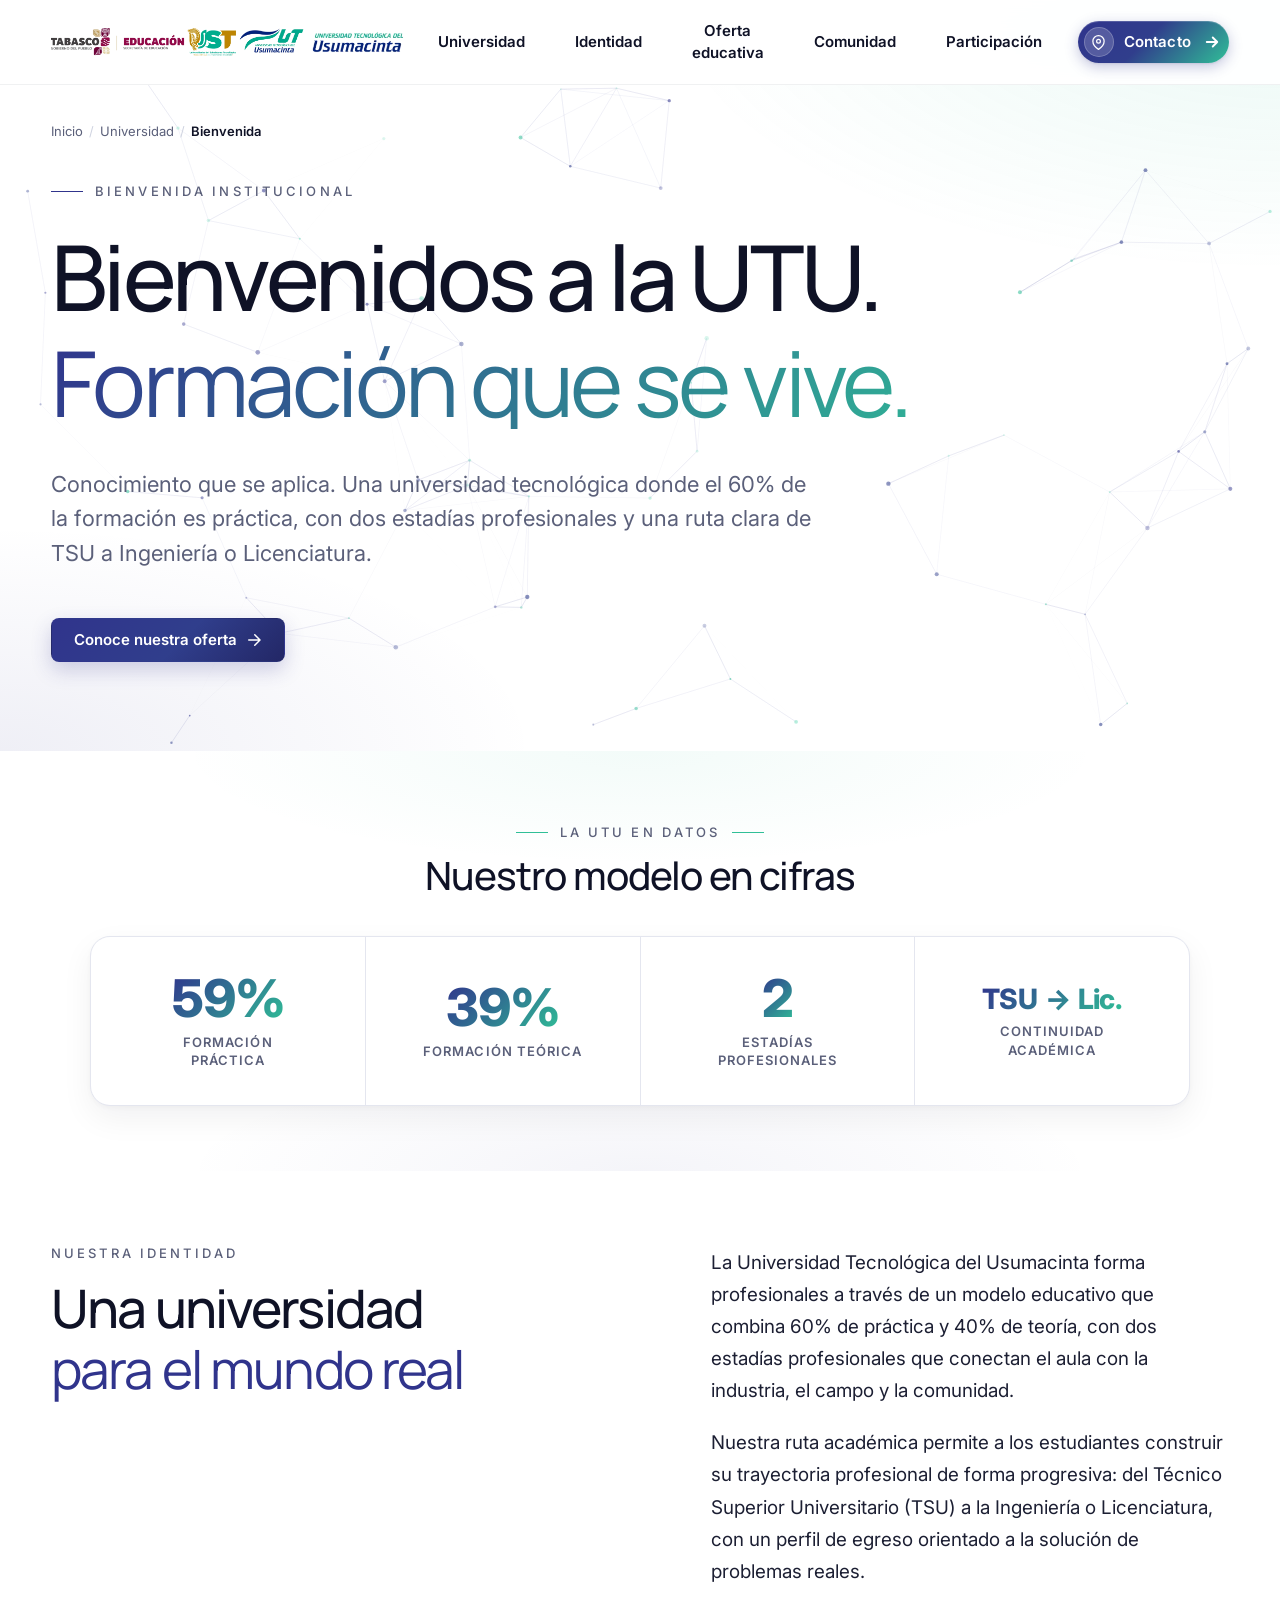
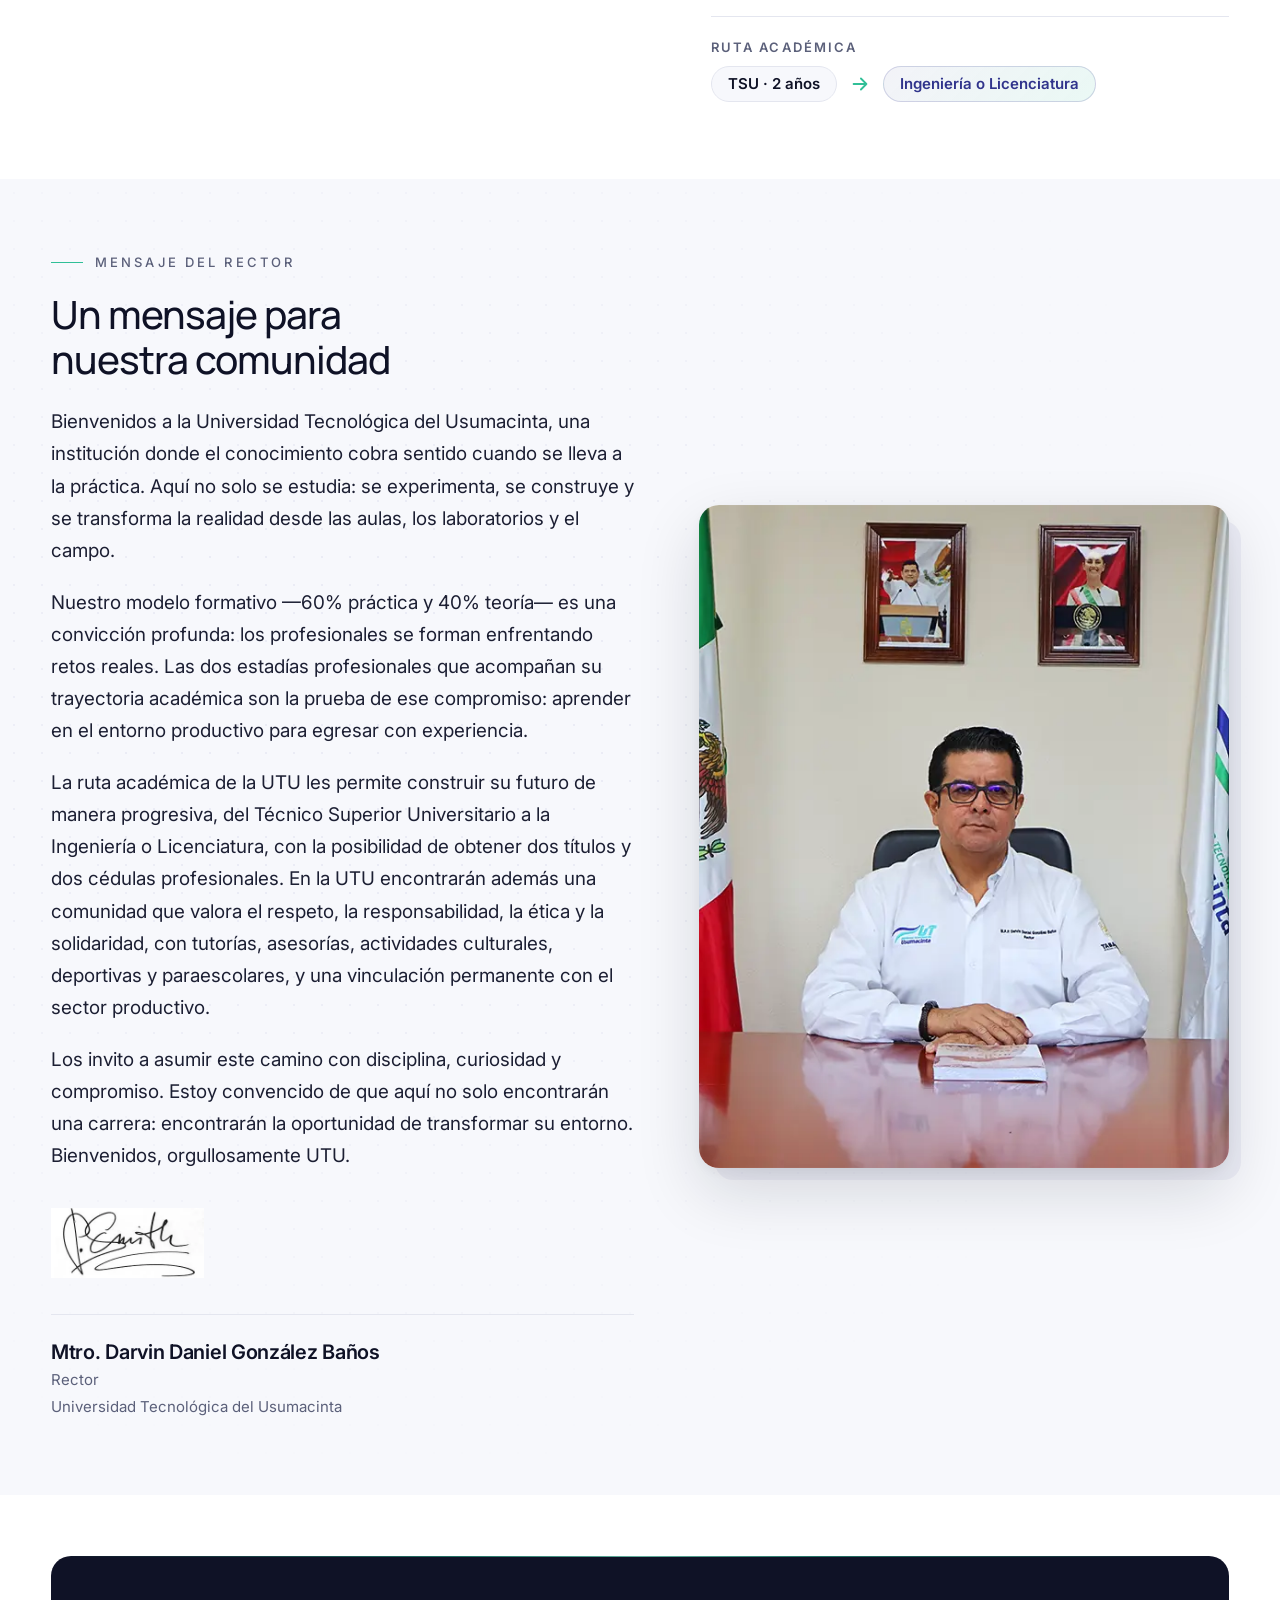
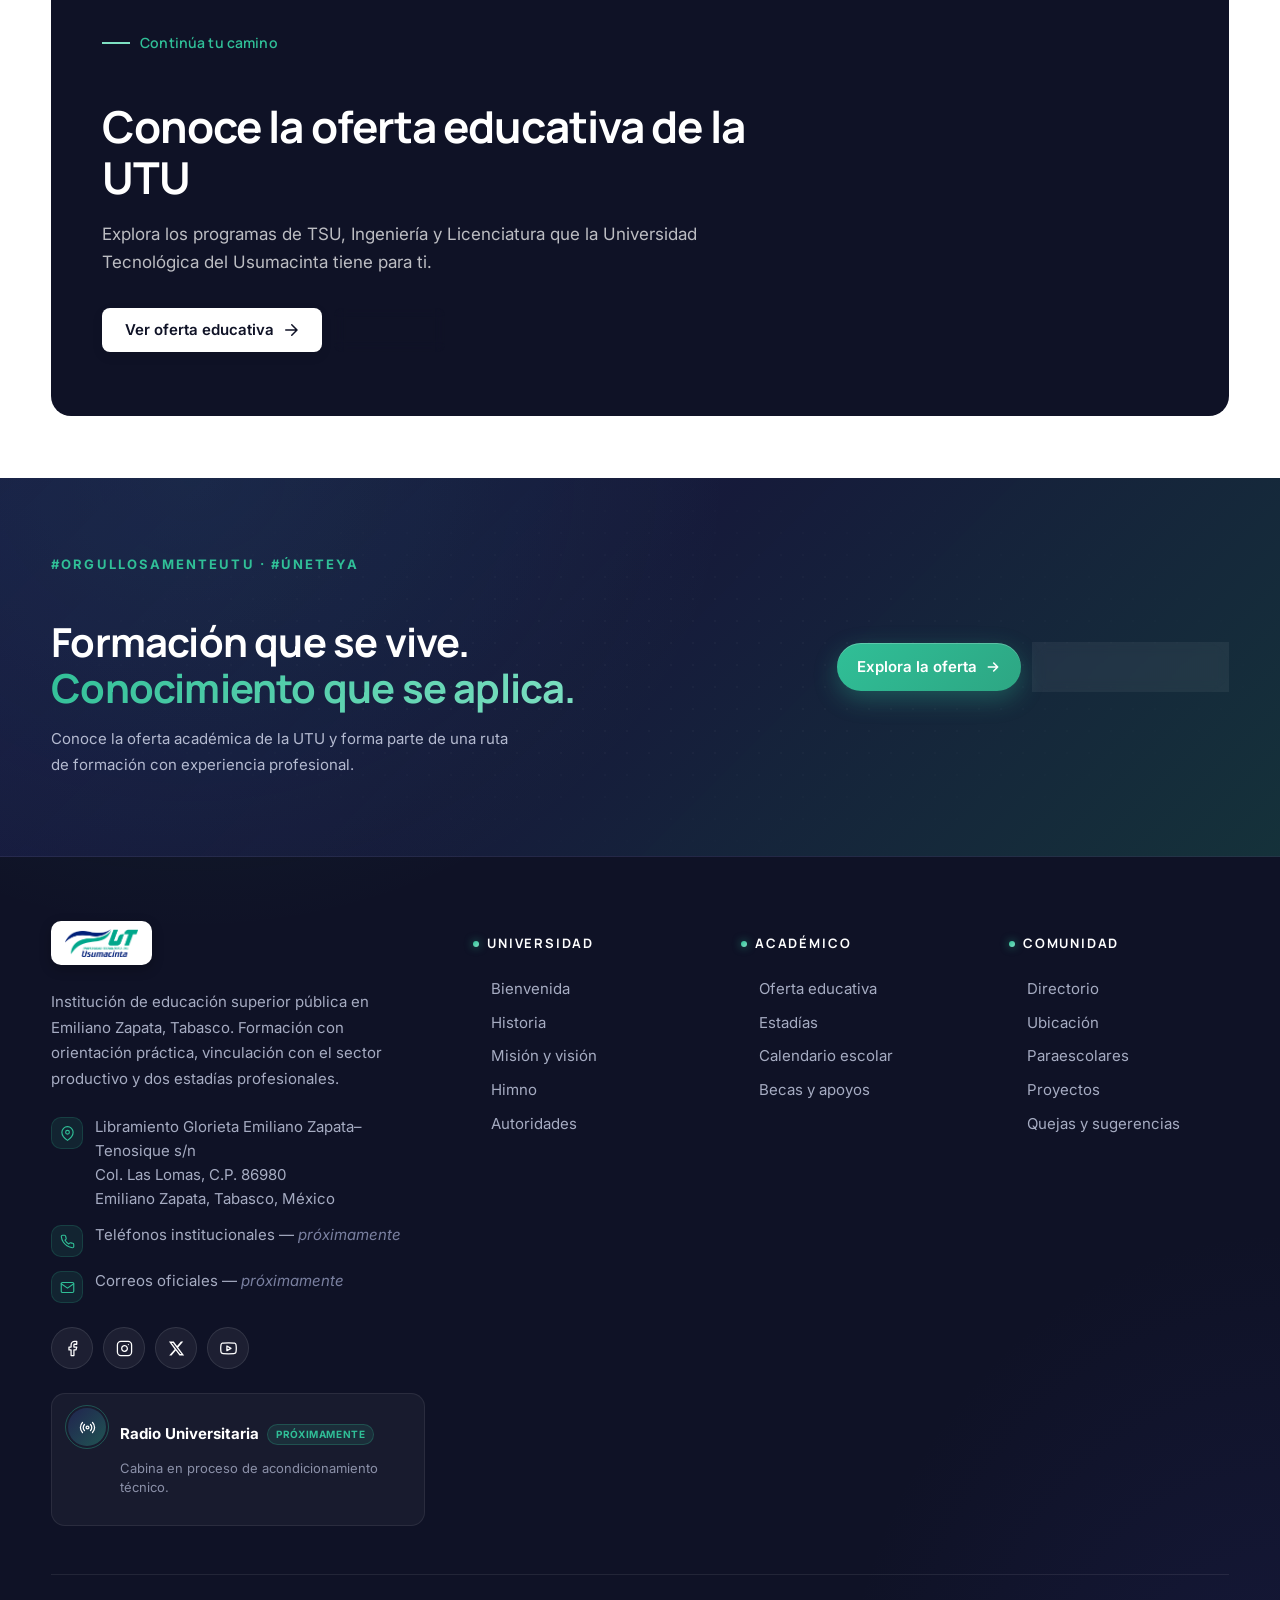
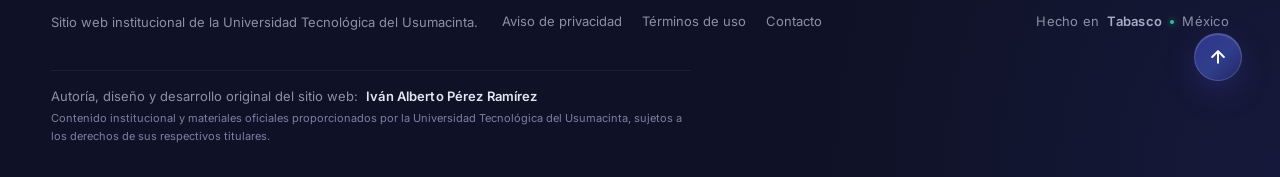
<file: pages/universidad/bienvenida.html>
<!DOCTYPE html>
<html lang="es">
<head>
    <meta charset="UTF-8">
    <meta name="viewport" content="width=device-width, initial-scale=1">
    <meta name="theme-color" content="#30348C">

    <title>Bienvenida | Universidad Tecnológica del Usumacinta (UTU)</title>
    <meta name="description" content="Bienvenida institucional de la Universidad Tecnológica del Usumacinta (UTU). Conoce nuestro modelo educativo, mensaje del Rector y ruta académica TSU → Ingeniería o Licenciatura.">
    <meta name="robots" content="index, follow">
    <meta name="author" content="Universidad Tecnológica del Usumacinta">

    <link rel="canonical" href="https://www.utu.edu.mx/pages/universidad/bienvenida.html">

    <meta property="og:type" content="website">
    <meta property="og:locale" content="es_MX">
    <meta property="og:site_name" content="Universidad Tecnológica del Usumacinta">
    <meta property="og:title" content="Bienvenida | UTU">
    <meta property="og:description" content="Formación que se vive. Conocimiento que se aplica.">
    <meta property="og:url" content="https://www.utu.edu.mx/pages/universidad/bienvenida.html">
    <meta property="og:image" content="https://www.utu.edu.mx/assets/images/branding/logo-utu.png">
    <meta name="twitter:card" content="summary_large_image">

    <link rel="icon" href="/assets/images/icons/icon.png" type="image/png">

    <link rel="preconnect" href="https://fonts.googleapis.com">
    <link rel="preconnect" href="https://fonts.gstatic.com" crossorigin>
    <link href="https://fonts.googleapis.com/css2?family=Inter:wght@400;500;600;700;800&family=Manrope:wght@600;700;800&display=swap" rel="stylesheet">

    <link rel="stylesheet" href="/css/reset.css">
    <link rel="stylesheet" href="/css/variables.css">
    <link rel="stylesheet" href="/css/main.css">
    <link rel="stylesheet" href="/css/components/buttons.css">
    <link rel="stylesheet" href="/css/components/header.css">
    <link rel="stylesheet" href="/css/components/footer.css">
    <link rel="stylesheet" href="/css/components/breadcrumbs.css">

    <link rel="stylesheet" href="/css/pages/bienvenida.css">

    <script>document.documentElement.classList.add('js');</script>
</head>

<body data-page="bienvenida">

    <a class="skip-link" href="#contenido">Saltar al contenido principal</a>

    <div data-component="header"></div>

    <main id="contenido">

        <!-- 1. HERO -->
        <section class="welcome-hero" aria-labelledby="welcome-title">
            <canvas class="welcome-hero__canvas"
                    data-welcome-particles
                    aria-hidden="true"></canvas>

            <div class="container welcome-hero__inner">

                <nav class="breadcrumbs welcome-hero__breadcrumbs" aria-label="Ruta de navegación">
                    <ol>
                        <li><a href="/">Inicio</a></li>
                        <li><a href="/pages/universidad/bienvenida.html">Universidad</a></li>
                        <li><span aria-current="page">Bienvenida</span></li>
                    </ol>
                </nav>

                <div class="welcome-hero__content reveal">
                    <p class="welcome-hero__eyebrow" data-content="hero.eyebrow"></p>

                    <h1 class="welcome-hero__title" id="welcome-title">
                        <span data-content="hero.titleLine1"></span>
                        <em data-content="hero.titleAccent"></em>
                    </h1>

                    <p class="welcome-hero__lead" data-content="hero.lead"></p>

                    <div class="welcome-hero__actions">
                        <a class="btn btn--primary" data-content-href="hero.ctaHref">
                            <span data-content="hero.ctaLabel"></span>
                            <svg class="btn__icon" aria-hidden="true">
                                <use href="#i-arrow-right"></use>
                            </svg>
                        </a>
                    </div>
                </div>
            </div>
        </section>

        <!-- 2. FRANJA DE DATOS -->
        <section class="welcome-stats" aria-labelledby="welcome-stats-title">
            <div class="container">
                <div class="welcome-stats__head reveal">
                    <p class="welcome-stats__eyebrow" data-content="highlights.eyebrow"></p>
                    <h2 class="welcome-stats__title" id="welcome-stats-title"
                        data-content="highlights.title"></h2>
                </div>

                <div class="welcome-stats__grid reveal"
                     data-highlights-grid
                     data-reveal-delay="120">
                    <!-- Renderizado por JS -->
                </div>
            </div>
        </section>

        <!-- 3. IDENTIDAD -->
        <section class="welcome-identity" aria-labelledby="identity-title">
            <div class="container welcome-identity__inner">
                <div class="welcome-identity__intro reveal">
                    <p class="welcome-identity__eyebrow" data-content="identity.eyebrow"></p>
                    <h2 class="welcome-identity__title" id="identity-title">
                        <span data-content="identity.titleLine1"></span>
                        <span class="welcome-identity__accent"
                              data-content="identity.titleAccent"></span>
                    </h2>
                </div>

                <div class="welcome-identity__body reveal" data-reveal-delay="120">
                    <p class="welcome-identity__text" data-content="identity.text1"></p>
                    <p class="welcome-identity__text" data-content="identity.text2"></p>

                    <div class="welcome-identity__route">
                        <p class="welcome-identity__route-label" data-content="route.eyebrow"></p>
                        <div class="welcome-identity__route-steps">
                            <span class="welcome-identity__route-step"
                                  data-content="route.stepTsu"></span>
                            <span class="welcome-identity__route-arrow" aria-hidden="true">
                                <svg viewBox="0 0 24 24" fill="none" stroke="currentColor"
                                     stroke-width="2" stroke-linecap="round" stroke-linejoin="round">
                                    <path d="M5 12h14M13 6l6 6-6 6"/>
                                </svg>
                            </span>
                            <span class="welcome-identity__route-step welcome-identity__route-step--final"
                                  data-content="route.stepFinal"></span>
                        </div>
                    </div>
                </div>
            </div>
        </section>

        <!-- 4. MENSAJE DEL RECTOR -->
        <section class="welcome-rector" aria-labelledby="rector-title">
            <div class="container welcome-rector__inner">

                <div class="welcome-rector__content reveal">
                    <p class="welcome-rector__eyebrow" data-content="rector.eyebrow"></p>
                    <h2 class="welcome-rector__title" id="rector-title"
                        data-content="rector.title"></h2>

                    <div class="welcome-rector__message" data-rector-message></div>

                    <div class="welcome-rector__signature" data-rector-signature></div>

                    <div class="welcome-rector__info">
                        <strong data-content="rector.name"></strong>
                        <span data-content="rector.position"></span>
                        <span data-content="rector.university"></span>
                    </div>
                </div>

                <figure class="welcome-rector__portrait reveal"
                        data-rector-portrait
                        data-reveal-delay="120"
                        aria-label="Fotografía oficial del Rector">
                    <!-- Renderizado por JS -->
                </figure>
            </div>
        </section>

        <!-- 5. CTA FINAL -->
        <section class="section section--cta" aria-labelledby="welcome-cta-title">
            <div class="container">
                <div class="cta reveal">
                    <div class="cta__content">
                        <p class="eyebrow eyebrow--on-dark" data-content="cta.eyebrow"></p>
                        <h2 class="cta__title" id="welcome-cta-title"
                            data-content="cta.title"></h2>
                        <p class="cta__text" data-content="cta.texto"></p>
                        <div class="cta__actions">
                            <a class="btn btn--light" data-content-href="cta.primaryHref">
                                <span data-content="cta.primaryLabel"></span>
                                <svg class="btn__icon" aria-hidden="true">
                                    <use href="#i-arrow-right"></use>
                                </svg>
                            </a>
                            <a class="btn btn--ghost-light" data-content-href="cta.secondaryHref">
                                <span data-content="cta.secondaryLabel"></span>
                            </a>
                        </div>
                    </div>
                </div>
            </div>
        </section>

    </main>

    <div data-component="footer"></div>

    <script type="module" src="/js/app.js"></script>
</body>
</html>
</file>
<file: css/variables.css>
/* ============================================================
   variables.css — Design tokens UTU
   ============================================================ */

:root {
    /* ---------- Marca ---------- */
    --color-primary:        #30348C;
    --color-primary-dark:   #303E8C;
    --color-primary-deep:   #232766;
    --color-secondary:      #30BF97;
    --color-secondary-dark: #2DA683;

    /* ---------- Colores exactos del logo ---------- */
    --color-logo-blue:  #0D378C;
    --color-logo-green: #078C5B;

    /* ---------- Neutros ---------- */
    --color-surface:        #FFFFFF;
    --color-surface-alt:    #F7F8FC;
    --color-background:     #F2F2F2;
    --color-ink:            #0F1226;
    --color-text:           #1C1F33;
    --color-muted:          #5B607A;
    --color-subtle:         #8B90A8;
    --color-border:         #E4E6EF;
    --color-border-strong:  #CFD3E0;

    /* ---------- Acentos textuales accesibles ---------- */
    --color-accent-text:    #267A65;
    --color-accent-strong:  #1F6B57;

    /* ---------- Gradientes ---------- */
    --gradient-primary: linear-gradient(135deg, #30348C 0%, #303E8C 55%, #232766 100%);
    --gradient-accent:  linear-gradient(135deg, #30BF97 0%, #2DA683 100%);

    /* ---------- Tipografía ---------- */
    --font-sans: Inter, -apple-system, BlinkMacSystemFont, "Segoe UI", Roboto, Helvetica, Arial, sans-serif;
    --font-display: "Manrope", Inter, -apple-system, BlinkMacSystemFont, "Segoe UI", Roboto, Helvetica, Arial, sans-serif;

    --fs-xs:   clamp(0.75rem,  0.72rem + 0.15vw, 0.8125rem);
    --fs-sm:   clamp(0.875rem, 0.85rem + 0.20vw, 0.9375rem);
    --fs-base: clamp(0.9375rem,0.92rem + 0.25vw, 1.0625rem);
    --fs-lg:   clamp(1.0625rem,1rem    + 0.40vw, 1.25rem);
    --fs-xl:   clamp(1.25rem,  1.1rem  + 0.80vw, 1.625rem);
    --fs-2xl:  clamp(1.5rem,   1.25rem + 1.40vw, 2.25rem);
    --fs-3xl:  clamp(1.875rem, 1.4rem  + 2.40vw, 3rem);
    --fs-4xl:  clamp(2.25rem,  1.6rem  + 3.20vw, 3.75rem);
    --fs-hero: clamp(2.25rem,  1.4rem  + 4.20vw, 4.5rem);

    /* ---------- Espaciado fluido ---------- */
    --space-2xs: 0.25rem;
    --space-xs:  0.5rem;
    --space-sm:  0.75rem;
    --space-md:  1rem;
    --space-lg:  1.5rem;
    --space-xl:  2rem;
    --space-2xl: 3rem;
    --space-3xl: clamp(3rem,   2rem   + 5vw, 6rem);
    --space-4xl: clamp(4rem,   2.5rem + 7vw, 8rem);

    /* ---------- Layout ---------- */
    --container-max:    1680px;
    --container-narrow: 960px;
    --container-pad:    clamp(1rem, 4vw, 4rem);

    /* ---------- Radios ---------- */
    --radius-xs:   6px;
    --radius-sm:  10px;
    --radius-md:  14px;
    --radius-lg:  20px;
    --radius-xl:  28px;
    --radius-btn:  8px;   /* Botones principales */
    --radius-pill: 999px;

    /* ---------- Sombras ---------- */
    --shadow-xs:   0 1px 2px   rgba(15,18,38,.05);
    --shadow-sm:   0 2px 8px   rgba(15,18,38,.06);
    --shadow-md:   0 8px 24px  rgba(15,18,38,.08);
    --shadow-lg:   0 18px 48px rgba(15,18,38,.10);
    --shadow-glow: 0 12px 40px rgba(48,52,140,.18);

    /* ---------- Transiciones ---------- */
    --ease-out:    cubic-bezier(.22,1,.36,1);
    --ease-in-out: cubic-bezier(.65,0,.35,1);
    --t-fast: .2s var(--ease-out);
    --t-base: .35s var(--ease-out);
    --t-slow: .6s var(--ease-out);

    /* ---------- Z-index ---------- */
    --z-header:   100;
    --z-drawer:   300;
    --z-toast:    400;
    --z-lightbox: 500;

    /* ---------- Alturas útiles ---------- */
    --header-h: 68px;

    --hero-h: calc(100vh  - var(--header-h));
    --hero-h: calc(100svh - var(--header-h));
}

@media (min-width: 1024px) {
    :root {
        --header-h: 84px;
        --hero-h: calc(100vh  - var(--header-h));
        --hero-h: calc(100svh - var(--header-h));
    }
}

@media (prefers-reduced-motion: reduce) {
    :root {
        --t-fast: 0.01ms;
        --t-base: 0.01ms;
        --t-slow: 0.01ms;
    }
}
</file>
<file: css/main.css>
/* ============================================================
   main.css — Base global y utilidades
   ============================================================ */

body {
    font-family: var(--font-sans);
    font-size: var(--fs-base);
    color: var(--color-text);
    background-color: var(--color-surface);
    overflow-x: hidden;
}

/* ---------- Sistema tipográfico editorial ---------- */
h1, h2, h3, h4, h5, h6,
.hero__title,
.section__title,
.page-hero__title,
.cta__title,
.card__title,
.pillar__title,
.route__title,
.program-card__title,
.news-card__title,
.events__title,
.welcome-hero__title,
.welcome-identity__title,
.welcome-rector__title,
.welcome-stats__title {
    font-family: var(--font-display);
    font-feature-settings: "ss01" on, "cv11" on;
}

/* ---------- Contenedor ---------- */
.container {
    width: 100%;
    max-width: var(--container-max);
    margin-inline: auto;
    padding-inline: var(--container-pad);
}
.container--narrow { max-width: var(--container-narrow); }

/* ---------- Secciones ---------- */
.section {
    padding-block: clamp(3rem, 2.25rem + 2vw, 4rem);
    position: relative;
    scroll-margin-top: calc(var(--header-h) + 1rem);
}
.section--alt { background-color: var(--color-background); }

.section__head {
    max-width: 780px;
    margin-bottom: clamp(1.75rem, 1.2rem + 1.5vw, 2.5rem);
}
.section__head--center { margin-inline: auto; text-align: center; }
.section__head--row {
    display: flex;
    flex-direction: column;
    gap: var(--space-lg);
    max-width: none;
}
@media (min-width: 768px) {
    .section__head--row {
        flex-direction: row;
        align-items: flex-end;
        justify-content: space-between;
        gap: var(--space-xl);
    }
}

/* ---------- TÍTULOS DE SECCIÓN ---------- */
.section__title {
    font-size: clamp(2rem, 1.4rem + 2.8vw, 3.5rem);
    letter-spacing: -.028em;
    color: var(--color-ink);
    font-weight: 700;
    line-height: 1.08;
}

.section__lead {
    margin-top: clamp(1rem, 0.85rem + 0.5vw, 1.25rem);
    font-size: clamp(1.0625rem, 1rem + 0.55vw, 1.3125rem);
    color: var(--color-muted);
    max-width: 62ch;
    line-height: 1.65;
    font-weight: 400;
}
.section__lead--center { margin-inline: auto; }

/* ---------- Eyebrow editorial ---------- */
.eyebrow {
    display: inline-flex;
    align-items: center;
    gap: 0.625rem;
    padding: 0;
    background: none;
    border: 0;
    border-radius: 0;
    font-family: var(--font-display);
    font-size: clamp(0.8125rem, 0.78rem + 0.15vw, 0.875rem);
    font-weight: 600;
    letter-spacing: 0.01em;
    line-height: 1.35;
    text-transform: none;
    color: var(--color-accent-text);
    margin-bottom: clamp(1rem, 0.8rem + 0.6vw, 1.5rem);
}

.eyebrow::before {
    content: "";
    display: inline-block;
    width: 28px;
    height: 2px;
    border-radius: 0;
    background: var(--color-secondary);
    box-shadow: none;
    flex-shrink: 0;
    animation: none;
}

.eyebrow--on-dark,
.cta .eyebrow--on-dark {
    background: none;
    border: 0;
    color: #7EE0C2;
}
.eyebrow--on-dark::before {
    background: #7EE0C2;
    box-shadow: none;
    animation: none;
}

/* ---------- Tipografía auxiliar ---------- */
.lead {
    font-size: clamp(1.0625rem, 1rem + 0.4vw, 1.25rem);
    color: var(--color-text);
    max-width: 62ch;
    line-height: 1.6;
}

.text-muted {
    color: var(--color-muted);
    max-width: 65ch;
    margin-top: 0.875rem;
    line-height: 1.75;
    font-size: var(--fs-base);
}

/* ---------- Enlace con flecha ---------- */
.link-arrow {
    display: inline-flex;
    align-items: center;
    gap: var(--space-xs);
    margin-top: var(--space-lg);
    font-weight: 600;
    color: var(--color-primary);
    transition: gap var(--t-fast), color var(--t-fast);
}
.link-arrow:hover, .link-arrow:focus-visible {
    gap: var(--space-sm);
    color: var(--color-primary-dark);
    outline: none;
}
.link-arrow svg { width: 18px; height: 18px; transition: transform var(--t-fast); }
.link-arrow:hover svg { transform: translateX(2px); }

/* ---------- Iconos SVG ---------- */
.icon { width: 20px; height: 20px; flex-shrink: 0; }
.icon--solid { fill: currentColor; }

/* ---------- Scroll reveal ---------- */
.reveal {
    opacity: 0;
    transform: translateY(18px);
    transition:
        opacity .6s var(--ease-out),
        transform .6s var(--ease-out);
    transition-delay: var(--reveal-delay, 0ms);
    will-change: opacity, transform;
}
.js .reveal.is-visible { opacity: 1; transform: translateY(0); }
html:not(.js) .reveal { opacity: 1; transform: none; }

@media (prefers-reduced-motion: reduce) {
    .reveal { opacity: 1; transform: none; transition: none; }
}

/* ---------- CTA (bloque oscuro compartido) ---------- */
.section--cta {
    background-color: var(--color-surface);
    padding-block: clamp(3rem, 2.25rem + 2vw, 4rem);
}

.cta {
    position: relative;
    overflow: hidden;
    padding: clamp(2.5rem, 5vw, 4.5rem) clamp(1.5rem, 4vw, 3.5rem);
    background-color: var(--color-ink);
    border-radius: var(--radius-lg);
    color: #FFFFFF;
}

.cta::before {
    content: "";
    position: absolute;
    top: 0; left: 0; right: 0;
    height: 1px;
    background: linear-gradient(90deg,
        transparent 0%,
        rgba(48, 191, 151, 0.55) 35%,
        rgba(126, 224, 194, 0.75) 50%,
        rgba(48, 191, 151, 0.55) 65%,
        transparent 100%);
    pointer-events: none;
}

.cta__content {
    position: relative;
    z-index: 1;
    max-width: 720px;
}

.cta .eyebrow--on-dark {
    color: var(--color-secondary);
    margin-bottom: var(--space-sm);
}

.cta__title {
    font-size: clamp(1.75rem, 1.2rem + 2vw, 2.75rem);
    font-weight: 700;
    letter-spacing: -0.025em;
    line-height: 1.15;
    color: #FFFFFF;
    margin-bottom: var(--space-md);
}

.cta__text {
    font-size: var(--fs-base);
    color: rgba(255, 255, 255, 0.72);
    max-width: 58ch;
    line-height: 1.65;
    margin-bottom: var(--space-xl);
}

.cta__actions {
    display: flex;
    flex-wrap: wrap;
    gap: var(--space-sm);
}

.cta .btn--light {
    background: #FFFFFF;
    color: var(--color-ink);
    box-shadow: 0 4px 12px rgba(0, 0, 0, 0.08);
}
.cta .btn--light:hover {
    box-shadow: 0 8px 20px rgba(0, 0, 0, 0.14);
}

.cta .btn--ghost-light {
    background: transparent;
    border: 1px solid rgba(255, 255, 255, 0.24);
    color: #FFFFFF;
    box-shadow: none;
}
.cta .btn--ghost-light:hover {
    background: rgba(255, 255, 255, 0.08);
    border-color: rgba(255, 255, 255, 0.36);
    box-shadow: none;
}

/* ---------- Utilidades ---------- */
.sr-only {
    position: absolute;
    width: 1px; height: 1px;
    padding: 0; margin: -1px;
    overflow: hidden;
    clip: rect(0,0,0,0);
    white-space: nowrap;
    border: 0;
}

/* ---------- Skip link ---------- */
.skip-link {
    position: absolute;
    top: -100px;
    left: 1rem;
    z-index: 9999;
    display: inline-flex;
    align-items: center;
    padding: .75rem 1.25rem;
    background: var(--gradient-primary);
    color: #FFFFFF;
    font-size: var(--fs-sm);
    font-weight: 600;
    border-radius: var(--radius-pill);
    box-shadow: 0 8px 24px rgba(48,52,140,.35);
    text-decoration: none;
    transition: top .28s var(--ease-out);
}
.skip-link:focus, .skip-link:focus-visible {
    top: 1rem;
    outline: 2px solid var(--color-secondary);
    outline-offset: 3px;
}
</file>
<file: css/components/buttons.css>
/* ============================================================
   buttons.css — Sistema de botones
   ------------------------------------------------------------
   Los botones principales usan --radius-btn (8px) según el
   sistema visual del rediseño. Los CTAs especiales del header
   y footer conservan su radio pill propio.
   ============================================================ */

.btn {
    position: relative;
    display: inline-flex;
    align-items: center;
    justify-content: center;
    gap: .5rem;
    padding: .75rem 1.35rem;
    border-radius: var(--radius-btn);
    font-family: inherit;
    font-size: var(--fs-sm);
    font-weight: 600;
    line-height: 1;
    text-decoration: none;
    cursor: pointer;
    border: 1px solid transparent;
    isolation: isolate;
    -webkit-tap-highlight-color: transparent;
    transition:
        transform .3s var(--ease-out),
        box-shadow .3s var(--ease-out),
        background-color var(--t-fast),
        color var(--t-fast),
        border-color var(--t-fast);
}
.btn:focus-visible { outline: 2px solid var(--color-secondary); outline-offset: 3px; }

.btn__icon {
    width: 18px; height: 18px;
    flex-shrink: 0;
    transition: transform .3s var(--ease-out);
}
.btn:hover .btn__icon { transform: translateX(3px); }

.btn--sm { padding: .55rem 1rem; font-size: var(--fs-xs); }

.btn--primary {
    background: var(--gradient-primary);
    color: #FFFFFF;
    box-shadow: 0 8px 20px rgba(48,52,140,.22);
}
.btn--primary:hover, .btn--primary:focus-visible {
    transform: translateY(-2px);
    background: var(--gradient-accent);
    box-shadow: 0 12px 28px rgba(48,191,151,.32);
    outline: none;
}

.btn--outline {
    background: transparent;
    color: var(--color-primary);
    border-color: var(--color-border-strong);
}
.btn--outline:hover, .btn--outline:focus-visible {
    background: var(--color-primary);
    color: #FFFFFF;
    border-color: var(--color-primary);
    transform: translateY(-2px);
    outline: none;
}

.btn--light {
    background: #FFFFFF;
    color: var(--color-primary);
    box-shadow: 0 8px 20px rgba(15,18,38,.18);
}
.btn--light:hover, .btn--light:focus-visible {
    transform: translateY(-2px);
    box-shadow: 0 12px 28px rgba(15,18,38,.24);
    outline: none;
}

.btn--ghost-light {
    background: rgba(255,255,255,.10);
    color: #FFFFFF;
    border-color: rgba(255,255,255,.22);
    backdrop-filter: blur(6px);
    -webkit-backdrop-filter: blur(6px);
}
.btn--ghost-light:hover, .btn--ghost-light:focus-visible {
    background: rgba(255,255,255,.18);
    border-color: rgba(255,255,255,.32);
    transform: translateY(-2px);
    outline: none;
}

@media (prefers-reduced-motion: reduce) {
    .btn, .btn__icon { transition: none; }
}
</file>
<file: css/components/cards.css>
/* ============================================================
   cards.css — Tarjeta base y chips
   ============================================================ */

.card {
    background-color: var(--color-surface);
    border: 1px solid var(--color-border);
    border-radius: var(--radius-lg);
    padding: var(--space-lg);
    box-shadow: var(--shadow-xs);
    transition:
        transform var(--t-base),
        box-shadow var(--t-base),
        border-color var(--t-base);
}
.card:hover {
    transform: translateY(-4px);
    box-shadow: var(--shadow-md);
    border-color: var(--color-border-strong);
}
.card__title { font-size: var(--fs-lg); color: var(--color-ink); margin-bottom: var(--space-xs); }
.card__text  { color: var(--color-muted); font-size: var(--fs-sm); }

/* ---------- Chips ---------- */
.chip {
    display: inline-flex;
    align-items: center;
    padding: .5rem .875rem;
    font-size: var(--fs-xs);
    font-weight: 500;
    color: var(--color-primary);
    background-color: rgba(48,52,140,.06);
    border: 1px solid rgba(48,52,140,.12);
    border-radius: var(--radius-pill);
    transition:
        background-color var(--t-fast),
        color var(--t-fast),
        transform var(--t-fast);
}
.chip:hover {
    background-color: var(--color-primary);
    color: #FFFFFF;
    transform: translateY(-2px);
}
</file>
<file: css/components/header.css>
/* ============================================================
   header.css — Header institucional UTU
   ------------------------------------------------------------
   · Barra de progreso superior premium
   · Header fijo con hide/show al scroll
   · Nav con hover pill premium
   · Mega panel para Oferta educativa (Ing / Lic)
   · Dropdowns simples para el resto
   · Menú móvil con acordeones y jerarquía TSU/continuidad
   · CTA "Contacto" con shine sweep
   ------------------------------------------------------------
   Cambios:
   · Logo institucional reemplazado por composición panorámica
     logos_utu_transparente_2x.webp (12.41:1).
   · Se eliminó .site-header__brand-text (redundante: el nombre
     de la Universidad ya está en la imagen).
   · Breakpoint desktop subido a 1280px.
   ============================================================ */

/* ============================================================
   1. BARRA DE PROGRESO SUPERIOR
   ============================================================ */
.top-progress {
    position: fixed;
    top: 0;
    left: 0;
    right: 0;
    height: 3px;
    z-index: calc(var(--z-header) + 20);
    pointer-events: none;
    overflow: hidden;
    opacity: 1;
    transition: opacity 0.4s ease-out;
}

.top-progress.is-hidden {
    opacity: 0;
}

.top-progress__bar {
    display: block;
    width: 100%;
    height: 100%;
    transform-origin: left center;
    transform: scaleX(0);
    background: linear-gradient(90deg,
            var(--color-primary) 0%,
            var(--color-secondary) 45%,
            #7EE0C2 55%,
            var(--color-primary) 100%);
    background-size: 220% 100%;
    animation: topProgressShimmer 1.8s linear infinite;
    box-shadow:
        0 0 10px rgba(48, 191, 151, 0.55),
        0 0 24px rgba(48, 52, 140, 0.35);
    transition: transform 0.28s cubic-bezier(0.22, 1, 0.36, 1);
    will-change: transform;
}

.top-progress.is-done .top-progress__bar {
    transition: transform 0.35s cubic-bezier(0.22, 1, 0.36, 1);
}

@keyframes topProgressShimmer {
    0%   { background-position: 100% 0; }
    100% { background-position: -100% 0; }
}

@media (prefers-reduced-motion: reduce) {
    .top-progress__bar { animation: none; }
}

/* ============================================================
   2. CONTENEDOR RAÍZ DEL HEADER
   ============================================================ */
.site-header {
    position: fixed;
    top: 0;
    left: 0;
    right: 0;
    z-index: var(--z-header);
    background-color: rgba(255, 255, 255, 0.94);
    backdrop-filter: saturate(180%) blur(18px);
    -webkit-backdrop-filter: saturate(180%) blur(18px);
    border-bottom: 1px solid rgba(15, 18, 38, 0.06);
    transition:
        transform 0.4s var(--ease-out),
        box-shadow var(--t-base),
        background-color var(--t-base);
    will-change: transform;
}

.site-header.is-scrolled {
    background-color: rgba(255, 255, 255, 0.97);
    box-shadow: 0 8px 24px rgba(15, 18, 38, 0.06);
}

.site-header.is-hidden {
    transform: translateY(-100%);
}

.site-header__inner {
    display: flex;
    align-items: center;
    justify-content: space-between;
    gap: var(--space-md);
    height: var(--header-h);
    width: 100%;
    max-width: var(--container-max);
    margin-inline: auto;
    padding-inline: var(--container-pad);
}

/* ---------- Marca institucional (12.41:1 panorámico) ---------- */
.site-header__brand {
    display: flex;
    align-items: center;
    flex: 0 1 520px;      /* base desktop; se contrae si nav+CTA lo exigen */
    min-width: 0;         /* permite contraerse dentro del flex */
    max-width: 100%;
    transition: opacity var(--t-fast);
}

.site-header__brand:hover {
    opacity: 0.92;
}

.site-header__logo {
    display: block;
    width: 100%;
    height: auto;
    object-fit: contain;
    object-position: left center;
}

/* ============================================================
   3. NAV DESKTOP — hover pill premium
   ============================================================ */
.site-header__nav {
    display: none;
}

.nav__list {
    display: flex;
    align-items: center;
    gap: clamp(0.5rem, 1.4vw, 1rem);
    list-style: none;
    margin: 0;
    padding: 0;
}

.nav__item {
    position: relative;
    list-style: none;
}

.nav__link {
    position: relative;
    display: inline-flex;
    align-items: center;
    gap: 0.375rem;
    isolation: isolate;
    font-family: inherit;
    font-size: var(--fs-sm);
    font-weight: 600;
    color: var(--color-ink);
    padding: 0.5rem 0.875rem;
    background: none;
    border: none;
    border-radius: var(--radius-pill);
    cursor: pointer;
    text-decoration: none;
    transition: color var(--t-base);
    -webkit-tap-highlight-color: transparent;
    overflow: hidden;
}

.nav__link::before {
    content: "";
    position: absolute;
    inset: 0;
    border-radius: inherit;
    background: linear-gradient(135deg,
            rgba(48, 52, 140, 0.10) 0%,
            rgba(48, 191, 151, 0.12) 100%);
    opacity: 0;
    transform: scale(0.75);
    transition:
        opacity 0.32s cubic-bezier(0.22, 1, 0.36, 1),
        transform 0.32s cubic-bezier(0.22, 1, 0.36, 1);
    z-index: -1;
}

.nav__link::after {
    content: "";
    position: absolute;
    left: 50%;
    bottom: 4px;
    width: 6px;
    height: 6px;
    border-radius: 50%;
    background: radial-gradient(circle, var(--color-secondary) 0%, transparent 70%);
    transform: translateX(-50%) scale(0);
    opacity: 0;
    transition:
        transform 0.32s cubic-bezier(0.22, 1, 0.36, 1),
        opacity 0.32s;
    filter: blur(1px);
    pointer-events: none;
}

.nav__link:hover,
.nav__link:focus-visible {
    color: var(--color-primary);
    outline: none;
}

.nav__link:hover::before,
.nav__link:focus-visible::before,
.nav__item.is-open .nav__trigger::before {
    opacity: 1;
    transform: scale(1);
}

.nav__link:hover::after,
.nav__link:focus-visible::after,
.nav__item.is-open .nav__trigger::after {
    transform: translateX(-50%) scale(1);
    opacity: 1;
}

.nav__link.is-active,
.nav__item.is-open .nav__trigger {
    color: var(--color-primary);
}

.nav__link.is-active::before {
    opacity: 1;
    transform: scale(1);
    background: linear-gradient(135deg,
            rgba(48, 52, 140, 0.14) 0%,
            rgba(48, 191, 151, 0.16) 100%);
}

.nav__link.is-active::after,
.nav__item.is-open .nav__trigger::after {
    transform: translateX(-50%) scale(1);
    opacity: 1;
}

.nav__link-text {
    position: relative;
    z-index: 1;
    transition: transform 0.32s cubic-bezier(0.22, 1, 0.36, 1);
}

.nav__link:hover .nav__link-text,
.nav__item.is-open .nav__trigger .nav__link-text {
    transform: translateY(-1px);
}

.nav__chevron {
    width: 12px;
    height: 12px;
    transition: transform 0.32s cubic-bezier(0.22, 1, 0.36, 1);
    opacity: 0.7;
    position: relative;
    z-index: 1;
}

.nav__link:hover .nav__chevron { opacity: 1; }
.nav__item.is-open .nav__chevron { transform: rotate(180deg); opacity: 1; }

/* ============================================================
   4. DROPDOWN SIMPLE
   ============================================================ */
.nav__panel {
    position: absolute;
    top: calc(100% + 12px);
    left: 50%;
    transform: translateX(-50%) translateY(-8px) scale(0.98);
    min-width: 240px;
    padding: 8px;
    background-color: var(--color-surface);
    border: 1px solid var(--color-border);
    border-radius: var(--radius-md);
    box-shadow:
        0 22px 56px rgba(15, 18, 38, 0.14),
        0 6px 16px rgba(15, 18, 38, 0.06);
    opacity: 0;
    visibility: hidden;
    pointer-events: none;
    transition:
        opacity 0.24s cubic-bezier(0.22, 1, 0.36, 1),
        transform 0.24s cubic-bezier(0.22, 1, 0.36, 1),
        visibility 0.24s;
    z-index: 20;
}

.nav__panel::before {
    content: "";
    position: absolute;
    top: -6px;
    left: 50%;
    width: 10px;
    height: 10px;
    background-color: var(--color-surface);
    border-left: 1px solid var(--color-border);
    border-top: 1px solid var(--color-border);
    transform: translateX(-50%) rotate(45deg);
}

.nav__item.is-open .nav__panel {
    opacity: 1;
    visibility: visible;
    pointer-events: auto;
    transform: translateX(-50%) translateY(0) scale(1);
}

.nav__panel-list {
    list-style: none;
    margin: 0;
    padding: 0;
    display: flex;
    flex-direction: column;
    gap: 2px;
}

.nav__panel-list li { list-style: none; }

.nav__panel-list a {
    display: block;
    padding: 0.55rem 0.875rem;
    font-size: var(--fs-sm);
    font-weight: 500;
    color: var(--color-text);
    border-radius: var(--radius-xs);
    text-decoration: none;
    white-space: nowrap;
    transition:
        background-color var(--t-fast),
        color var(--t-fast),
        padding-left var(--t-fast);
}

.nav__panel-list a:hover,
.nav__panel-list a:focus-visible,
.nav__panel-list a.is-active {
    background-color: rgba(48, 52, 140, 0.06);
    color: var(--color-primary);
    padding-left: 1.125rem;
    outline: none;
}

/* ============================================================
   5. MEGA PANEL — Oferta educativa (Ing / Lic)
   ============================================================ */
.nav__panel--mega {
    left: auto;
    right: 0;
    transform: translateY(-8px) scale(0.98);
    min-width: 640px;
    padding: 1.375rem;
}

.nav__panel--mega::before { display: none; }
.nav__item.is-open .nav__panel--mega { transform: translateY(0) scale(1); }

.nav__mega {
    display: grid;
    grid-template-columns: 1fr 1.4fr;
    gap: 1.5rem;
}

.nav__mega-group {
    display: flex;
    flex-direction: column;
}

.nav__mega-head {
    display: flex;
    align-items: center;
    gap: 0.625rem;
    padding-bottom: 0.75rem;
    margin-bottom: 0.5rem;
    border-bottom: 1px solid var(--color-border);
}

.nav__mega-badge {
    display: inline-flex;
    align-items: center;
    justify-content: center;
    min-width: 36px;
    height: 26px;
    padding: 0 0.5rem;
    border-radius: var(--radius-xs);
    font-size: 0.6875rem;
    font-weight: 800;
    letter-spacing: 0.08em;
    text-transform: uppercase;
    color: #fff;
    font-family: var(--font-sans);
}

.nav__mega-badge--ing {
    background: linear-gradient(135deg, #30348C 0%, #303E8C 100%);
    box-shadow:
        0 4px 12px rgba(48, 52, 140, 0.28),
        inset 0 1px 0 rgba(255, 255, 255, 0.18);
}

.nav__mega-badge--lic {
    background: linear-gradient(135deg, #30BF97 0%, #2DA683 100%);
    box-shadow:
        0 4px 12px rgba(48, 191, 151, 0.32),
        inset 0 1px 0 rgba(255, 255, 255, 0.22);
}

.nav__mega-title {
    font-size: var(--fs-sm);
    font-weight: 700;
    color: var(--color-ink);
    letter-spacing: -0.01em;
}

.nav__mega-list {
    list-style: none;
    margin: 0;
    padding: 0;
    display: flex;
    flex-direction: column;
    gap: 2px;
}

.nav__mega-list li { list-style: none; }

.nav__mega-item {
    display: block;
    padding: 0.625rem 0.75rem;
    border-radius: var(--radius-sm);
    text-decoration: none;
    position: relative;
    transition:
        background-color var(--t-fast),
        transform 0.24s cubic-bezier(0.22, 1, 0.36, 1);
}

.nav__mega-item::before {
    content: "";
    position: absolute;
    left: 0;
    top: 50%;
    width: 3px;
    height: 0;
    border-radius: 2px;
    background: linear-gradient(180deg, var(--color-primary), var(--color-secondary));
    transform: translateY(-50%);
    transition: height 0.28s cubic-bezier(0.22, 1, 0.36, 1);
}

.nav__mega-item:hover,
.nav__mega-item:focus-visible {
    background: linear-gradient(135deg,
            rgba(48, 52, 140, 0.055) 0%,
            rgba(48, 191, 151, 0.06) 100%);
    transform: translateX(3px);
    outline: none;
}

.nav__mega-item:hover::before,
.nav__mega-item:focus-visible::before {
    height: 60%;
}

.nav__mega-item-title {
    display: block;
    font-size: var(--fs-sm);
    font-weight: 600;
    color: var(--color-ink);
    line-height: 1.35;
    transition: color var(--t-fast);
}

.nav__mega-item:hover .nav__mega-item-title,
.nav__mega-item:focus-visible .nav__mega-item-title {
    color: var(--color-primary);
}

.nav__mega-item-sub {
    display: inline-flex;
    align-items: center;
    gap: 0.375rem;
    margin-top: 3px;
    font-size: var(--fs-xs);
    color: var(--color-muted);
    line-height: 1.35;
    transition: color var(--t-fast), transform 0.28s var(--ease-out);
}

.nav__mega-item-sub svg {
    flex-shrink: 0;
    opacity: 0.65;
    transition: transform 0.28s var(--ease-out), opacity 0.28s;
}

.nav__mega-item:hover .nav__mega-item-sub,
.nav__mega-item:focus-visible .nav__mega-item-sub {
    color: var(--color-secondary-dark);
}

.nav__mega-item:hover .nav__mega-item-sub svg {
    transform: translateX(3px);
    opacity: 1;
}

/* ============================================================
   6. CTA PREMIUM — "Contacto"
   ============================================================ */
.site-header__actions {
    display: none;
}

.header-cta {
    position: relative;
    display: inline-flex;
    align-items: center;
    gap: 0.5rem;
    padding: 0.375rem 0.5rem 0.375rem 0.375rem;
    border-radius: var(--radius-pill);
    background: linear-gradient(135deg, #30348C 0%, #303E8C 45%, #30BF97 100%);
    color: #FFFFFF;
    font-size: var(--fs-sm);
    font-weight: 600;
    letter-spacing: 0.01em;
    text-decoration: none;
    overflow: hidden;
    isolation: isolate;
    box-shadow:
        0 4px 14px rgba(48, 52, 140, 0.28),
        0 1px 2px rgba(15, 18, 38, 0.08),
        inset 0 1px 0 rgba(255, 255, 255, 0.18);
    transition:
        transform 0.32s cubic-bezier(0.22, 1, 0.36, 1),
        box-shadow 0.32s cubic-bezier(0.22, 1, 0.36, 1);
}

.header-cta::before {
    content: "";
    position: absolute;
    top: 0;
    left: -120%;
    width: 100%;
    height: 100%;
    background: linear-gradient(100deg,
            transparent 0%,
            rgba(255, 255, 255, 0.35) 50%,
            transparent 100%);
    transition: left 0.7s cubic-bezier(0.22, 1, 0.36, 1);
    pointer-events: none;
    z-index: 1;
}

.header-cta::after {
    content: "";
    position: absolute;
    inset: 0;
    border-radius: inherit;
    background: radial-gradient(circle at 30% 50%,
            rgba(126, 224, 194, 0.5) 0%,
            transparent 60%);
    opacity: 0;
    transition: opacity 0.4s ease-out;
    pointer-events: none;
    z-index: 0;
}

.header-cta:hover,
.header-cta:focus-visible {
    transform: translateY(-2px);
    box-shadow:
        0 12px 28px rgba(48, 52, 140, 0.42),
        0 2px 4px rgba(15, 18, 38, 0.10),
        inset 0 1px 0 rgba(255, 255, 255, 0.28);
    outline: none;
}

.header-cta:hover::before,
.header-cta:focus-visible::before { left: 120%; }
.header-cta:hover::after,
.header-cta:focus-visible::after  { opacity: 1; }

.header-cta__icon {
    display: inline-flex;
    align-items: center;
    justify-content: center;
    width: 30px;
    height: 30px;
    border-radius: 50%;
    background: rgba(255, 255, 255, 0.18);
    border: 1px solid rgba(255, 255, 255, 0.22);
    backdrop-filter: blur(6px);
    -webkit-backdrop-filter: blur(6px);
    position: relative;
    z-index: 2;
    transition: transform 0.32s cubic-bezier(0.22, 1, 0.36, 1);
}

.header-cta__icon svg { width: 15px; height: 15px; stroke-linecap: round; stroke-linejoin: round; }

.header-cta__label {
    position: relative;
    z-index: 2;
    padding-inline: 0.125rem 0.25rem;
}

.header-cta__arrow {
    display: inline-flex;
    align-items: center;
    justify-content: center;
    width: 18px;
    height: 18px;
    position: relative;
    z-index: 2;
    transition: transform 0.32s cubic-bezier(0.22, 1, 0.36, 1);
}

.header-cta__arrow svg { width: 100%; height: 100%; stroke-linecap: round; stroke-linejoin: round; }

.header-cta:hover .header-cta__icon,
.header-cta:focus-visible .header-cta__icon  { transform: scale(1.06) rotate(-3deg); }
.header-cta:hover .header-cta__arrow,
.header-cta:focus-visible .header-cta__arrow { transform: translateX(3px); }

.header-cta--full {
    width: 100%;
    justify-content: center;
    padding: 0.625rem 0.75rem 0.625rem 0.625rem;
}

/* ============================================================
   7. BOTÓN HAMBURGUESA
   ============================================================ */
.site-header__toggle {
    display: inline-flex;
    align-items: center;
    justify-content: center;
    width: 44px;
    height: 44px;
    flex-shrink: 0;
    border-radius: var(--radius-sm);
    color: var(--color-ink);
    background: none;
    border: none;
    cursor: pointer;
    transition: background-color var(--t-fast);
    -webkit-tap-highlight-color: transparent;
}

.site-header__toggle:hover,
.site-header__toggle:focus-visible {
    background-color: rgba(15, 18, 38, 0.05);
}

.site-header__toggle svg { width: 22px; height: 22px; }

/* ============================================================
   8. MENÚ MÓVIL
   ============================================================ */
.mobile-menu {
    position: fixed;
    inset: 0;
    z-index: var(--z-drawer);
    visibility: hidden;
    pointer-events: none;
}

.mobile-menu__backdrop {
    position: absolute;
    inset: 0;
    background-color: rgba(15, 18, 38, 0.45);
    opacity: 0;
    transition: opacity var(--t-base);
}

.mobile-menu__panel {
    position: absolute;
    top: 0;
    right: 0;
    height: 100dvh;
    width: min(88vw, 380px);
    background-color: var(--color-surface);
    box-shadow: -12px 0 40px rgba(15, 18, 38, 0.15);
    transform: translateX(100%);
    transition: transform var(--t-slow);
    display: flex;
    flex-direction: column;
    padding: var(--space-lg);
    overflow-y: auto;
}

.mobile-menu.is-open {
    visibility: visible;
    pointer-events: auto;
}

.mobile-menu.is-open .mobile-menu__backdrop { opacity: 1; }
.mobile-menu.is-open .mobile-menu__panel    { transform: translateX(0); }

.mobile-menu__head {
    display: flex;
    align-items: center;
    justify-content: space-between;
    gap: var(--space-sm);
    padding-bottom: var(--space-lg);
    border-bottom: 1px solid var(--color-border);
    margin-bottom: var(--space-lg);
}

.mobile-menu__logo {
    display: block;
    width: 100%;
    max-width: 340px;
    height: auto;
    object-fit: contain;
    object-position: left center;
    flex-shrink: 1;
    min-width: 0;
}

.mobile-menu__close {
    width: 44px;
    height: 44px;
    flex-shrink: 0;
    display: inline-flex;
    align-items: center;
    justify-content: center;
    border-radius: var(--radius-sm);
    color: var(--color-ink);
    background: none;
    border: none;
    cursor: pointer;
    transition: background-color var(--t-fast);
    -webkit-tap-highlight-color: transparent;
}

.mobile-menu__close:hover,
.mobile-menu__close:focus-visible {
    background-color: var(--color-background);
}

.mobile-menu__nav {
    flex: 1;
    display: flex;
    flex-direction: column;
}

.mobile-menu__nav ul {
    list-style: none;
    margin: 0;
    padding: 0;
    display: flex;
    flex-direction: column;
    gap: var(--space-2xs);
}

.mobile-menu__nav li { list-style: none; }

.mobile-menu__link {
    display: block;
    padding: 0.875rem 1rem;
    font-size: var(--fs-lg);
    font-weight: 500;
    color: var(--color-ink);
    background: none;
    border: none;
    border-radius: var(--radius-sm);
    font-family: inherit;
    text-align: left;
    width: 100%;
    text-decoration: none;
    cursor: pointer;
    transition:
        background-color var(--t-fast),
        color var(--t-fast),
        padding-left var(--t-fast);
    -webkit-tap-highlight-color: transparent;
}

.mobile-menu__link:hover,
.mobile-menu__link:focus-visible {
    background-color: var(--color-background);
    color: var(--color-primary);
    padding-left: 1.25rem;
}

.mobile-menu__trigger {
    display: flex;
    align-items: center;
    justify-content: space-between;
    gap: var(--space-sm);
    padding-right: 1rem;
}

.mobile-menu__trigger:hover,
.mobile-menu__trigger:focus-visible {
    padding-left: 1rem;
}

.mobile-menu__chevron {
    width: 16px;
    height: 16px;
    color: var(--color-muted);
    transition: transform var(--t-base), color var(--t-base);
    flex-shrink: 0;
}

.mobile-menu__group.is-open .mobile-menu__chevron {
    transform: rotate(180deg);
    color: var(--color-primary);
}

.mobile-menu__group.is-open .mobile-menu__trigger {
    background-color: var(--color-background);
    color: var(--color-primary);
}

.mobile-menu__sub {
    list-style: none;
    margin: 0;
    padding: 0.25rem 0 0.5rem 0.5rem;
    display: flex;
    flex-direction: column;
    gap: 2px;
    animation: mobileSubOpen 0.28s var(--ease-out);
}

.mobile-menu__sub[hidden] { display: none; }

@keyframes mobileSubOpen {
    from { opacity: 0; transform: translateY(-4px); }
    to   { opacity: 1; transform: translateY(0); }
}

@media (prefers-reduced-motion: reduce) {
    .mobile-menu__sub { animation: none; }
}

.mobile-menu__sub-link {
    display: block;
    padding: 0.5rem 0.875rem;
    font-size: var(--fs-sm);
    color: var(--color-muted);
    border-left: 2px solid var(--color-border);
    text-decoration: none;
    transition:
        color var(--t-fast),
        border-color var(--t-fast),
        padding-left var(--t-fast),
        background-color var(--t-fast);
    -webkit-tap-highlight-color: transparent;
}

.mobile-menu__sub-link:hover,
.mobile-menu__sub-link:focus-visible,
.mobile-menu__sub-link.is-active {
    color: var(--color-primary);
    border-color: var(--color-secondary);
    padding-left: 1.125rem;
    background-color: rgba(48, 191, 151, 0.06);
    outline: none;
}

.mobile-menu__cta {
    margin-top: var(--space-lg);
    padding-top: var(--space-lg);
    border-top: 1px solid var(--color-border);
}

.mobile-menu__cta .header-cta { width: 100%; }

body.menu-open { overflow: hidden; }

/* ============================================================
   9. RESPONSIVE INTERMEDIO
   ============================================================ */

/* Tablets y móviles: la marca ocupa todo el ancho disponible
   (menú hamburguesa; sin nav ni CTA en línea). */
@media (max-width: 1099.98px) {
    .site-header__brand {
        flex: 1 1 auto;
        max-width: min(600px, calc(100% - 56px));
    }
}

/* Teléfonos compactos: maximizar el ancho útil del logotipo
   sin modificar variables globales. */
@media (max-width: 639.98px) {
    .site-header__inner {
        gap: var(--space-xs, 8px);
        padding-inline: var(--space-sm, 12px);
    }

    .site-header__toggle {
        width: 40px;
        height: 40px;
    }
}

/* ============================================================
   10. DESKTOP (≥1280px)
   ============================================================ */
@media (min-width: 1100px) {
    .site-header__nav {
        display: block;
    }

    .site-header__actions {
        display: flex;
        align-items: center;
        gap: var(--space-sm);
    }

    .site-header__toggle {
        display: none;
    }

    .mobile-menu {
        display: none;
    }

    /* Logo ligeramente más contenido para que nav + CTA quepan en 1100–1279 */
    .site-header__brand {
        flex: 0 1 440px;
    }
}

/* En el rango 1100–1279 comprimimos nav y CTA para garantizar que todo cabe */
@media (min-width: 1100px) and (max-width: 1279.98px) {
    .nav__list {
        gap: 0.25rem;
    }
    .nav__link {
        padding: 0.5rem 0.625rem;
        font-size: 0.8125rem;
    }
    .nav__chevron {
        width: 10px;
        height: 10px;
    }
    .header-cta__label {
        display: none; /* solo icono de contacto a 1100–1279 */
    }
    .header-cta {
        padding: 0.375rem;
    }
}

/* ============================================================
   11. MOVIMIENTO REDUCIDO
   ============================================================ */
@media (prefers-reduced-motion: reduce) {
    .site-header { transition: none; }
    .nav__panel { transition: none; }
    .nav__panel--mega { transition: none; }
    .mobile-menu__panel { transition: none; }
    .header-cta { transition: none; }
    .header-cta::before,
    .header-cta::after { transition: none; }
}
</file>
<file: css/components/footer.css>
/* ============================================================
   footer.css — Footer institucional UTU
   ------------------------------------------------------------
   · Franja CTA superior con gradiente
   · Cuerpo principal: marca + 3 columnas de enlaces
   · Redes sociales premium (glass + brand color)
   · Tarjeta Radio Universitaria (próximamente)
   · Barra inferior: identidad institucional + enlaces legales
     + hecho en Tabasco + reconocimiento de autoría
   · Botón flotante "volver arriba"
   ============================================================ */

.site-footer {
    position: relative;
    background-color: var(--color-ink);
    color: #C8CCDC;
    font-size: var(--fs-sm);
    isolation: isolate;
}

.site-footer::before {
    content: "";
    position: absolute;
    inset: 0;
    pointer-events: none;
    z-index: -1;
    background:
        radial-gradient(60% 50% at 15% 0%, rgba(48, 191, 151, 0.10) 0%, transparent 70%),
        radial-gradient(50% 60% at 100% 100%, rgba(48, 52, 140, 0.20) 0%, transparent 70%);
}

/* ============================================================
   1. FRANJA CTA SUPERIOR
   ============================================================ */
.site-footer__cta {
    position: relative;
    border-bottom: 1px solid rgba(255, 255, 255, 0.06);
    background:
        linear-gradient(135deg,
            rgba(48, 52, 140, 0.28) 0%,
            rgba(48, 62, 140, 0.20) 45%,
            rgba(48, 191, 151, 0.18) 100%);
    overflow: hidden;
}

.site-footer__cta::before {
    content: "";
    position: absolute;
    inset: 0;
    pointer-events: none;
    background-image: radial-gradient(rgba(255, 255, 255, 0.08) 1px, transparent 1px);
    background-size: 22px 22px;
    opacity: 0.35;
    mask-image: radial-gradient(ellipse at center, #000 30%, transparent 75%);
    -webkit-mask-image: radial-gradient(ellipse at center, #000 30%, transparent 75%);
}

.site-footer__cta-inner {
    position: relative;
    z-index: 1;
    display: grid;
    grid-template-columns: 1fr;
    gap: var(--space-xl);
    padding-block: clamp(2.5rem, 5vw, 4rem);
    align-items: center;
}
@media (min-width: 900px) {
    .site-footer__cta-inner {
        grid-template-columns: 1.4fr 1fr;
        gap: var(--space-2xl);
    }
}

.site-footer__cta-eyebrow {
    display: inline-block;
    font-size: var(--fs-xs);
    font-weight: 700;
    letter-spacing: 0.16em;
    text-transform: uppercase;
    color: var(--color-secondary);
    margin-bottom: var(--space-sm);
}

.site-footer__cta-title {
    font-size: clamp(1.5rem, 1.1rem + 1.8vw, 2.5rem);
    font-weight: 700;
    letter-spacing: -0.02em;
    line-height: 1.15;
    color: #FFFFFF;
    margin-bottom: var(--space-sm);
}
.site-footer__cta-title span {
    background: linear-gradient(135deg, #30BF97 0%, #7EE0C2 100%);
    -webkit-background-clip: text;
    background-clip: text;
    color: transparent;
}

.site-footer__cta-sub {
    color: #B4BAD0;
    line-height: 1.7;
    max-width: 52ch;
}

.site-footer__cta-actions {
    display: flex;
    flex-wrap: wrap;
    gap: var(--space-sm);
    justify-content: flex-start;
}
@media (min-width: 900px) {
    .site-footer__cta-actions { justify-content: flex-end; }
}

/* ---------- Botones del CTA ---------- */
.footer-cta {
    display: inline-flex;
    align-items: center;
    gap: 0.5rem;
    padding: 0.75rem 1.25rem;
    border-radius: var(--radius-pill);
    font-size: var(--fs-sm);
    font-weight: 600;
    text-decoration: none;
    transition:
        transform 0.3s cubic-bezier(0.22, 1, 0.36, 1),
        box-shadow 0.3s cubic-bezier(0.22, 1, 0.36, 1),
        background-color 0.3s;
    -webkit-tap-highlight-color: transparent;
    white-space: nowrap;
}

.footer-cta--primary {
    background: linear-gradient(135deg, #30BF97 0%, #2DA683 100%);
    color: #FFFFFF;
    box-shadow:
        0 8px 24px rgba(48, 191, 151, 0.32),
        inset 0 1px 0 rgba(255, 255, 255, 0.22);
}
.footer-cta--primary:hover,
.footer-cta--primary:focus-visible {
    transform: translateY(-2px);
    box-shadow:
        0 14px 32px rgba(48, 191, 151, 0.42),
        inset 0 1px 0 rgba(255, 255, 255, 0.28);
    outline: none;
}
.footer-cta--primary .footer-cta__icon {
    display: inline-flex;
    align-items: center;
    justify-content: center;
    width: 16px;
    height: 16px;
    transition: transform 0.3s cubic-bezier(0.22, 1, 0.36, 1);
}
.footer-cta--primary .footer-cta__icon svg { width: 100%; height: 100%; }
.footer-cta--primary:hover .footer-cta__icon,
.footer-cta--primary:focus-visible .footer-cta__icon {
    transform: translateX(3px);
}

.footer-cta--ghost {
    background-color: rgba(255, 255, 255, 0.06);
    color: #FFFFFF;
    border: 1px solid rgba(255, 255, 255, 0.14);
    backdrop-filter: blur(6px);
    -webkit-backdrop-filter: blur(6px);
}
.footer-cta--ghost:hover,
.footer-cta--ghost:focus-visible {
    background-color: rgba(255, 255, 255, 0.12);
    border-color: rgba(255, 255, 255, 0.24);
    transform: translateY(-2px);
    outline: none;
}

/* ============================================================
   2. CUERPO PRINCIPAL
   ============================================================ */
.site-footer__body {
    position: relative;
    padding-block: clamp(2.5rem, 5vw, 4rem) var(--space-xl);
}

.site-footer__grid {
    display: grid;
    grid-template-columns: 1fr;
    gap: var(--space-2xl);
}
@media (min-width: 640px) {
    .site-footer__grid { grid-template-columns: repeat(2, 1fr); }
}
@media (min-width: 1024px) {
    .site-footer__grid {
        grid-template-columns: 1.7fr 1fr 1fr 1fr;
        gap: var(--space-2xl);
    }
}

/* ---------- Columna de marca ---------- */
.site-footer__brand { max-width: 420px; }

.site-footer__logo {
    height: 44px;
    width: auto;
    max-width: 220px;
    object-fit: contain;
    margin-bottom: var(--space-lg);
    padding: 8px 14px;
    background-color: #FFFFFF;
    border-radius: var(--radius-sm);
    box-shadow: 0 4px 12px rgba(0, 0, 0, 0.25);
}

.site-footer__about {
    color: #A6ACC2;
    line-height: 1.7;
    margin-bottom: var(--space-lg);
}

/* ---------- Contacto con iconos ---------- */
.site-footer__contact {
    list-style: none;
    margin: 0 0 var(--space-lg);
    padding: 0;
    display: flex;
    flex-direction: column;
    gap: var(--space-sm);
}
.site-footer__contact li { list-style: none; }

.site-footer__contact-item {
    display: flex;
    align-items: flex-start;
    gap: 0.75rem;
    color: #A6ACC2;
    line-height: 1.6;
    font-size: var(--fs-sm);
}
.site-footer__contact-item em {
    color: #7A80A0;
    font-style: italic;
}

.site-footer__contact-icon {
    display: inline-flex;
    align-items: center;
    justify-content: center;
    flex-shrink: 0;
    width: 32px;
    height: 32px;
    border-radius: var(--radius-sm);
    background-color: rgba(48, 191, 151, 0.10);
    border: 1px solid rgba(48, 191, 151, 0.18);
    color: var(--color-secondary);
    margin-top: 2px;
}
.site-footer__contact-icon svg { width: 15px; height: 15px; }

/* ---------- Redes sociales ---------- */
.site-footer__social {
    display: flex;
    gap: 0.625rem;
    margin-bottom: var(--space-lg);
}

.site-footer__social-link {
    position: relative;
    width: 42px;
    height: 42px;
    display: inline-flex;
    align-items: center;
    justify-content: center;
    border-radius: 50%;
    background-color: rgba(255, 255, 255, 0.06);
    border: 1px solid rgba(255, 255, 255, 0.10);
    color: #FFFFFF;
    text-decoration: none;
    overflow: visible;
    transition:
        background-color 0.28s,
        border-color 0.28s,
        transform 0.32s cubic-bezier(0.22, 1, 0.36, 1),
        box-shadow 0.32s;
    -webkit-tap-highlight-color: transparent;
}

.site-footer__social-icon {
    display: inline-flex;
    align-items: center;
    justify-content: center;
    width: 100%;
    height: 100%;
    transition: transform 0.42s cubic-bezier(0.22, 1, 0.36, 1);
}
.site-footer__social-icon svg { width: 17px; height: 17px; }

.site-footer__social-link:hover,
.site-footer__social-link:focus-visible {
    background-color: var(--brand-color, var(--color-secondary));
    border-color: transparent;
    color: #FFFFFF;
    transform: translateY(-3px);
    box-shadow: 0 12px 24px color-mix(in srgb, var(--brand-color, #30BF97) 40%, transparent);
    outline: none;
}
.site-footer__social-link:hover .site-footer__social-icon,
.site-footer__social-link:focus-visible .site-footer__social-icon {
    transform: rotate(-8deg) scale(1.08);
}

.site-footer__social-tip {
    position: absolute;
    bottom: calc(100% + 10px);
    left: 50%;
    transform: translateX(-50%) translateY(4px);
    padding: 0.375rem 0.625rem;
    background-color: #0B0E1F;
    color: #FFFFFF;
    font-size: 0.6875rem;
    font-weight: 600;
    letter-spacing: 0.04em;
    border-radius: var(--radius-xs);
    border: 1px solid rgba(255, 255, 255, 0.10);
    white-space: nowrap;
    opacity: 0;
    visibility: hidden;
    pointer-events: none;
    transition: opacity 0.24s, transform 0.24s, visibility 0.24s;
    z-index: 3;
    box-shadow: 0 8px 20px rgba(0, 0, 0, 0.35);
}
.site-footer__social-tip::after {
    content: "";
    position: absolute;
    top: 100%;
    left: 50%;
    width: 6px;
    height: 6px;
    background-color: #0B0E1F;
    border-right: 1px solid rgba(255, 255, 255, 0.10);
    border-bottom: 1px solid rgba(255, 255, 255, 0.10);
    transform: translateX(-50%) rotate(45deg);
    margin-top: -3px;
}
.site-footer__social-link:hover .site-footer__social-tip,
.site-footer__social-link:focus-visible .site-footer__social-tip {
    opacity: 1;
    visibility: visible;
    transform: translateX(-50%) translateY(0);
}

/* ---------- Tarjeta Radio Universitaria ---------- */
.site-footer__radio {
    display: flex;
    align-items: flex-start;
    gap: 0.875rem;
    padding: 0.875rem 1rem;
    background-color: rgba(255, 255, 255, 0.04);
    border: 1px solid rgba(255, 255, 255, 0.08);
    border-radius: var(--radius-md);
    margin-top: var(--space-md);
}

.site-footer__radio-icon {
    display: inline-flex;
    align-items: center;
    justify-content: center;
    flex-shrink: 0;
    width: 38px;
    height: 38px;
    border-radius: 50%;
    background: linear-gradient(135deg, rgba(48, 52, 140, 0.35) 0%, rgba(48, 191, 151, 0.35) 100%);
    color: #FFFFFF;
    position: relative;
}
.site-footer__radio-icon::after {
    content: "";
    position: absolute;
    inset: -3px;
    border-radius: 50%;
    border: 1px solid rgba(48, 191, 151, 0.35);
    animation: footerRadioPulse 2.6s ease-out infinite;
}
@keyframes footerRadioPulse {
    0%   { transform: scale(0.9); opacity: 0.9; }
    100% { transform: scale(1.35); opacity: 0; }
}
@media (prefers-reduced-motion: reduce) {
    .site-footer__radio-icon::after { animation: none; }
}
.site-footer__radio-icon svg { width: 17px; height: 17px; }

.site-footer__radio-title {
    display: flex;
    align-items: center;
    gap: 0.5rem;
    font-size: var(--fs-sm);
    font-weight: 700;
    color: #FFFFFF;
    margin-bottom: 2px;
}

.site-footer__radio-badge {
    display: inline-flex;
    align-items: center;
    padding: 0.125rem 0.5rem;
    font-size: 0.625rem;
    font-weight: 700;
    letter-spacing: 0.06em;
    text-transform: uppercase;
    color: var(--color-secondary);
    background-color: rgba(48, 191, 151, 0.12);
    border: 1px solid rgba(48, 191, 151, 0.24);
    border-radius: var(--radius-pill);
}

.site-footer__radio-sub {
    font-size: var(--fs-xs);
    color: #8B90A8;
    line-height: 1.5;
}

/* ---------- Títulos de columnas ---------- */
.site-footer__title {
    display: flex;
    align-items: center;
    gap: 0.5rem;
    font-size: var(--fs-xs);
    font-weight: 700;
    letter-spacing: 0.14em;
    text-transform: uppercase;
    color: #FFFFFF;
    margin-bottom: var(--space-lg);
}

.site-footer__title-dot {
    display: inline-block;
    width: 6px;
    height: 6px;
    border-radius: 50%;
    background: linear-gradient(135deg, var(--color-secondary), #7EE0C2);
    box-shadow: 0 0 8px rgba(48, 191, 151, 0.65);
    flex-shrink: 0;
}

/* ---------- Listas de enlaces ---------- */
.site-footer__list {
    list-style: none;
    margin: 0;
    padding: 0;
    display: flex;
    flex-direction: column;
    gap: 0.625rem;
}
.site-footer__list li { list-style: none; }

.site-footer__link {
    display: inline-flex;
    align-items: center;
    gap: 0.375rem;
    color: #A6ACC2;
    font-size: var(--fs-sm);
    line-height: 1.5;
    text-decoration: none;
    transition: color 0.24s;
    -webkit-tap-highlight-color: transparent;
}

.site-footer__link-arrow {
    display: inline-flex;
    align-items: center;
    justify-content: center;
    width: 12px;
    height: 12px;
    color: var(--color-secondary);
    opacity: 0;
    transform: translateX(-4px);
    transition:
        opacity 0.24s,
        transform 0.32s cubic-bezier(0.22, 1, 0.36, 1);
    flex-shrink: 0;
}
.site-footer__link-arrow svg { width: 100%; height: 100%; }

.site-footer__link:hover,
.site-footer__link:focus-visible {
    color: #FFFFFF;
    outline: none;
}
.site-footer__link:hover .site-footer__link-arrow,
.site-footer__link:focus-visible .site-footer__link-arrow {
    opacity: 1;
    transform: translateX(0);
}

/* ============================================================
   3. BARRA INFERIOR
   ------------------------------------------------------------
   Estructura:
     .site-footer__bottom
       .site-footer__meta        → identidad + legal + origen
         .site-footer__meta-left → copy + legal
         .site-footer__made
       .site-footer__credit      → autoría + procedencia
         .site-footer__credit-author
           .site-footer__credit-label
           .site-footer__credit-name
         .site-footer__credit-materials
   ============================================================ */
.site-footer__bottom {
    margin-top: var(--space-2xl);
    padding-top: var(--space-lg);
    border-top: 1px solid rgba(255, 255, 255, 0.08);
    display: flex;
    flex-direction: column;
    gap: var(--space-lg);
    font-size: var(--fs-xs);
    color: #8B90A8;
}

.site-footer__meta {
    display: flex;
    flex-direction: column;
    gap: var(--space-md);
}
@media (min-width: 900px) {
    .site-footer__meta {
        flex-direction: row;
        align-items: center;
        justify-content: space-between;
        gap: var(--space-lg);
    }
}

.site-footer__meta-left {
    display: flex;
    flex-direction: column;
    gap: var(--space-2xs);
}
@media (min-width: 900px) {
    .site-footer__meta-left {
        flex-direction: row;
        align-items: center;
        flex-wrap: wrap;
        gap: var(--space-sm) var(--space-lg);
    }
}

.site-footer__copy { line-height: 1.6; }

.site-footer__legal {
    list-style: none;
    margin: 0;
    padding: 0;
    display: flex;
    flex-wrap: wrap;
    gap: 0.5rem 1.25rem;
}
.site-footer__legal li { list-style: none; }

.site-footer__legal a {
    color: #8B90A8;
    text-decoration: none;
    transition: color 0.24s;
    position: relative;
}
.site-footer__legal a::after {
    content: "";
    position: absolute;
    left: 0; right: 0; bottom: -2px;
    height: 1px;
    background-color: var(--color-secondary);
    transform: scaleX(0);
    transform-origin: left;
    transition: transform 0.3s cubic-bezier(0.22, 1, 0.36, 1);
}
.site-footer__legal a:hover,
.site-footer__legal a:focus-visible {
    color: var(--color-secondary);
    outline: none;
}
.site-footer__legal a:hover::after,
.site-footer__legal a:focus-visible::after {
    transform: scaleX(1);
}

.site-footer__made {
    display: inline-flex;
    align-items: center;
    gap: 0.5rem;
    letter-spacing: 0.02em;
}
.site-footer__made span[aria-hidden] {
    color: #A6ACC2;
    font-weight: 600;
}

.site-footer__made-dot {
    display: inline-block;
    width: 4px;
    height: 4px;
    border-radius: 50%;
    background-color: var(--color-secondary);
    box-shadow: 0 0 6px rgba(48, 191, 151, 0.75);
}

/* ---------- Crédito de autoría y procedencia ---------- */
.site-footer__credit {
    padding-top: var(--space-md);
    border-top: 1px solid rgba(255, 255, 255, 0.06);
    display: flex;
    flex-direction: column;
    gap: var(--space-2xs);
    max-width: 80ch;
    line-height: 1.6;
}

.site-footer__credit-author {
    margin: 0;
    color: #A6ACC2;
    line-height: 1.5;
}

.site-footer__credit-label {
    color: #8B90A8;
    margin-right: 0.25rem;
}

.site-footer__credit-name {
    color: #E4E6EF;
    font-weight: 600;
    letter-spacing: 0.01em;
}

.site-footer__credit-materials {
    margin: 0;
    color: #7A80A0;
    font-size: 0.6875rem;
    line-height: 1.6;
}

/* ============================================================
   4. BOTÓN "VOLVER ARRIBA"
   ============================================================ */
.site-footer__to-top {
    position: absolute;
    right: clamp(1rem, 3vw, 2.5rem);
    bottom: clamp(1rem, 3vw, 2rem);
    width: 48px;
    height: 48px;
    display: inline-flex;
    align-items: center;
    justify-content: center;
    border-radius: 50%;
    background: linear-gradient(135deg, #30348C 0%, #303E8C 55%, #232766 100%);
    color: #FFFFFF;
    border: 1px solid rgba(255, 255, 255, 0.14);
    box-shadow:
        0 10px 28px rgba(48, 52, 140, 0.45),
        inset 0 1px 0 rgba(255, 255, 255, 0.18);
    cursor: pointer;
    z-index: 3;
    transition:
        transform 0.32s cubic-bezier(0.22, 1, 0.36, 1),
        box-shadow 0.32s;
    -webkit-tap-highlight-color: transparent;
}
.site-footer__to-top::before {
    content: "";
    position: absolute;
    inset: -4px;
    border-radius: 50%;
    background: linear-gradient(135deg, rgba(48, 191, 151, 0.6), rgba(48, 52, 140, 0));
    opacity: 0;
    transition: opacity 0.32s;
    z-index: -1;
    filter: blur(8px);
}
.site-footer__to-top svg {
    width: 20px;
    height: 20px;
    transition: transform 0.32s cubic-bezier(0.22, 1, 0.36, 1);
}
.site-footer__to-top:hover,
.site-footer__to-top:focus-visible {
    transform: translateY(-4px);
    box-shadow:
        0 16px 36px rgba(48, 52, 140, 0.55),
        inset 0 1px 0 rgba(255, 255, 255, 0.28);
    outline: none;
}
.site-footer__to-top:hover::before,
.site-footer__to-top:focus-visible::before { opacity: 1; }
.site-footer__to-top:hover svg,
.site-footer__to-top:focus-visible svg { transform: translateY(-2px); }

@media (min-width: 900px) {
    .site-footer__to-top { bottom: 6rem; }
}

/* ============================================================
   5. MOVIMIENTO REDUCIDO
   ============================================================ */
@media (prefers-reduced-motion: reduce) {
    .footer-cta,
    .footer-cta--primary .footer-cta__icon,
    .site-footer__social-link,
    .site-footer__social-icon,
    .site-footer__social-tip,
    .site-footer__link-arrow,
    .site-footer__to-top,
    .site-footer__to-top svg,
    .site-footer__legal a::after {
        transition: none;
    }
}
</file>
<file: css/pages/home.css>
/* ============================================================
   home.css — Estilos de la página principal UTU
   ------------------------------------------------------------
   Organización:
     1. Hero
     2. Hero facts (franja editorial)
     3. Intro (editorial)
     4. Pilares
     5. Ruta académica
     6. Oferta educativa
     7. Vida universitaria
     8. Galería vintage
     9. Noticias
    10. Eventos
    11. Collage
    12. CTA
    13. Movimiento reducido
   ============================================================ */

/* =========================================================
   1. HERO
   ========================================================= */
.hero {
    position: relative;
    padding-top: var(--header-h);
}

.hero__carousel {
    position: relative;
    width: 100%;
    height: var(--hero-h);
    overflow: hidden;
    background-color: var(--color-ink);
    isolation: isolate;
}

.hero__track {
    display: flex;
    width: 100%;
    height: 100%;
    transition: transform 0.9s var(--ease-out);
    will-change: transform;
    touch-action: pan-y;
}

.hero__slide {
    position: relative;
    flex: 0 0 100%;
    height: 100%;
    overflow: hidden;
}

.hero__media {
    position: absolute;
    inset: 0;
}
.hero__media img {
    width: 100%;
    height: 100%;
    object-fit: cover;
    transform: scale(1.02);
    transition: transform 8s ease-out;
}
.hero__slide.is-active .hero__media img {
    transform: scale(1.06);
}

.hero__overlay {
    position: absolute;
    inset: 0;
    display: flex;
    align-items: flex-end;
    background: linear-gradient(180deg,
            rgba(15, 18, 38, 0) 0%,
            rgba(15, 18, 38, 0.15) 40%,
            rgba(15, 18, 38, 0.78) 100%);
    padding-block: var(--space-3xl) calc(var(--space-2xl) + 1.5rem);
}

.hero__content {
    max-width: 820px;
    color: #FFFFFF;
}

.hero__title {
    font-size: var(--fs-hero);
    font-weight: 800;
    line-height: 1.05;
    letter-spacing: -0.03em;
    color: #FFFFFF;
    margin-bottom: var(--space-md);
    text-shadow: 0 2px 24px rgba(15, 18, 38, 0.35);
}

.hero__title-accent {
    display: block;
    color: #7EE0C2;
}

.hero__lead {
    font-size: var(--fs-lg);
    color: rgba(255, 255, 255, 0.92);
    max-width: 60ch;
    margin-bottom: 0;
    text-shadow: 0 1px 12px rgba(15, 18, 38, 0.4);
}

@media (max-height: 640px) {
    .hero__overlay {
        padding-block: var(--space-2xl) var(--space-xl);
    }
    .hero__title { font-size: clamp(1.75rem, 3.2vw + 0.5rem, 3rem); }
    .hero__lead  { font-size: var(--fs-base); }
}

.hero__nav {
    position: absolute;
    top: 50%;
    transform: translateY(-50%);
    width: 46px;
    height: 46px;
    border-radius: 50%;
    background-color: rgba(255, 255, 255, 0.15);
    backdrop-filter: blur(12px);
    -webkit-backdrop-filter: blur(12px);
    border: 1px solid rgba(255, 255, 255, 0.25);
    color: #FFFFFF;
    display: none;
    align-items: center;
    justify-content: center;
    cursor: pointer;
    transition:
        background-color var(--t-fast),
        transform 0.28s var(--ease-out),
        box-shadow 0.28s;
    z-index: 5;
    -webkit-tap-highlight-color: transparent;
}
.hero__nav:hover {
    background-color: rgba(255, 255, 255, 0.32);
    transform: translateY(-50%) scale(1.06);
    box-shadow: 0 8px 24px rgba(15, 18, 38, 0.28);
}
.hero__nav:focus-visible {
    outline: 2px solid var(--color-secondary);
    outline-offset: 3px;
}
.hero__nav--prev { left: var(--space-lg); }
.hero__nav--prev .icon { transform: rotate(180deg); }
.hero__nav--next { right: var(--space-lg); }

@media (min-width: 1024px) {
    .hero__nav { display: inline-flex; }
}

.hero__foot {
    position: absolute;
    bottom: var(--space-lg);
    left: 50%;
    transform: translateX(-50%);
    display: flex;
    align-items: center;
    gap: var(--space-md);
    z-index: 5;
}

.hero__dots {
    display: flex;
    gap: 0.375rem;
    padding: 0.5rem 0.75rem;
    background-color: rgba(15, 18, 38, 0.42);
    backdrop-filter: blur(14px);
    -webkit-backdrop-filter: blur(14px);
    border-radius: var(--radius-pill);
    border: 1px solid rgba(255, 255, 255, 0.14);
}

.hero__dot {
    width: 8px;
    height: 8px;
    border-radius: 50%;
    background-color: rgba(255, 255, 255, 0.42);
    transition:
        background-color var(--t-fast),
        width 0.4s var(--ease-out),
        transform var(--t-fast);
    border: none;
    cursor: pointer;
    padding: 0;
    -webkit-tap-highlight-color: transparent;
}
.hero__dot:hover { background-color: rgba(255, 255, 255, 0.75); transform: scale(1.15); }
.hero__dot[aria-current="true"] {
    width: 26px;
    border-radius: var(--radius-pill);
    background-color: var(--color-secondary);
}

.hero__foot-actions {
    display: flex;
    align-items: center;
    gap: 0.5rem;
}

.hero__counter {
    display: inline-flex;
    align-items: center;
    gap: 0.125rem;
    padding: 0.5rem 0.75rem;
    background-color: rgba(15, 18, 38, 0.42);
    backdrop-filter: blur(14px);
    -webkit-backdrop-filter: blur(14px);
    border-radius: var(--radius-pill);
    border: 1px solid rgba(255, 255, 255, 0.14);
    font-family: var(--font-sans);
    font-size: 0.75rem;
    font-weight: 700;
    letter-spacing: 0.08em;
    color: rgba(255, 255, 255, 0.65);
    font-variant-numeric: tabular-nums;
    line-height: 1;
}
.hero__counter-current { color: #FFFFFF; }
.hero__counter-sep { opacity: 0.5; margin: 0 0.125rem; font-weight: 500; }

.hero__pause {
    width: 36px;
    height: 36px;
    border-radius: 50%;
    background-color: rgba(15, 18, 38, 0.42);
    backdrop-filter: blur(14px);
    -webkit-backdrop-filter: blur(14px);
    border: 1px solid rgba(255, 255, 255, 0.14);
    color: #FFFFFF;
    display: inline-flex;
    align-items: center;
    justify-content: center;
    cursor: pointer;
    transition:
        background-color var(--t-fast),
        transform var(--t-fast);
    -webkit-tap-highlight-color: transparent;
}
.hero__pause:hover {
    background-color: rgba(15, 18, 38, 0.6);
    transform: scale(1.06);
}
.hero__pause:focus-visible {
    outline: 2px solid var(--color-secondary);
    outline-offset: 3px;
}
.hero__pause-icon { width: 14px; height: 14px; }
.hero__pause .hero__pause-icon--play { display: none; }
.hero__pause[aria-pressed="true"] .hero__pause-icon--play { display: block; }
.hero__pause[aria-pressed="true"] .hero__pause-icon--pause { display: none; }

.hero__progress {
    position: absolute;
    left: 0; right: 0; bottom: 0;
    height: 3px;
    background-color: rgba(255, 255, 255, 0.12);
    z-index: 4;
    overflow: hidden;
    pointer-events: none;
}

.hero__progress-bar {
    display: block;
    width: 100%;
    height: 100%;
    transform-origin: left center;
    transform: scaleX(0);
    background: linear-gradient(90deg, #30BF97 0%, #7EE0C2 100%);
}
.hero__progress-bar.is-animating {
    animation: heroProgress var(--hero-autoplay-duration, 6500ms) linear forwards;
}
@keyframes heroProgress {
    from { transform: scaleX(0); }
    to   { transform: scaleX(1); }
}

/* =========================================================
   2. HERO FACTS — franja editorial
   ========================================================= */
.hero__facts-wrap {
    margin-top: var(--space-xl);
    margin-bottom: var(--space-2xl);
}

.hero__facts {
    display: grid;
    grid-template-columns: repeat(2, 1fr);
    gap: 0;
    list-style: none;
    margin: 0;
    padding: 0;
    border-top: 1px solid var(--color-border);
    border-bottom: 1px solid var(--color-border);
}

@media (min-width: 768px) {
    .hero__facts { grid-template-columns: repeat(4, 1fr); }
}

.hero__fact {
    display: flex;
    flex-direction: column;
    gap: 6px;
    padding: var(--space-lg) var(--space-md);
    border-left: 1px solid var(--color-border);
    list-style: none;
}

.hero__fact:first-child { border-left: 0; }

@media (max-width: 767px) {
    .hero__fact:nth-child(2n+1) { border-left: 0; }
    .hero__fact:nth-child(n+3)  { border-top: 1px solid var(--color-border); }
}

.hero__fact strong {
    font-family: var(--font-display);
    font-size: clamp(1.75rem, 1.4rem + 1.6vw, 2.5rem);
    font-weight: 700;
    line-height: 1;
    letter-spacing: -0.04em;
    color: var(--color-primary);
    font-variant-numeric: tabular-nums;
}

.hero__fact span {
    font-size: var(--fs-xs);
    color: var(--color-muted);
    font-weight: 500;
    line-height: 1.4;
    max-width: 20ch;
}

/* =========================================================
   3. INTRO EDITORIAL
   ========================================================= */
.section--intro {
    position: relative;
    background-color: var(--color-surface);
    padding-block: clamp(3.5rem, 2.5rem + 2.5vw, 4.5rem);
}

.intro__grid {
    display: grid;
    grid-template-columns: 1fr;
    gap: var(--space-2xl);
    align-items: center;
}

@media (min-width: 1024px) {
    .intro__grid {
        grid-template-columns: 1.05fr 1fr;
        gap: var(--space-3xl);
    }
}

.intro__title-accent {
    display: block;
    color: var(--color-primary);
}

.intro__facts {
    list-style: none;
    margin: var(--space-xl) 0 0;
    padding: var(--space-md) 0 0;
    border-top: 1px solid var(--color-border);
    display: flex;
    flex-wrap: wrap;
    gap: var(--space-lg);
}

.intro__fact {
    display: flex;
    flex-direction: column;
    gap: 2px;
    min-width: 140px;
    list-style: none;
}

.intro__fact-value {
    font-family: var(--font-display);
    font-size: var(--fs-base);
    font-weight: 700;
    color: var(--color-ink);
    letter-spacing: -0.015em;
    line-height: 1.2;
}

.intro__fact-label {
    font-size: var(--fs-xs);
    color: var(--color-muted);
    line-height: 1.3;
}

.intro__visual {
    margin: 0;
}

.intro__media {
    aspect-ratio: 4 / 5;
    overflow: hidden;
    border-radius: var(--radius-md);
    background-color: var(--color-surface-alt);
}

.intro__media img {
    width: 100%;
    height: 100%;
    object-fit: cover;
    transition: transform 0.7s var(--ease-out);
}

.intro__visual:hover .intro__media img {
    transform: scale(1.02);
}

.intro__caption {
    margin-top: var(--space-sm);
    font-size: var(--fs-xs);
    color: var(--color-muted);
    border-left: 2px solid var(--color-secondary);
    padding-left: var(--space-sm);
    line-height: 1.5;
}

/* =========================================================
   4. PILARES EDITORIALES
   ========================================================= */
.intro__pillars {
    list-style: none;
    margin: var(--space-3xl) 0 0;
    padding: 0;
    display: grid;
    grid-template-columns: 1fr;
    border-top: 1px solid var(--color-border);
}

@media (min-width: 768px) {
    .intro__pillars { grid-template-columns: repeat(3, 1fr); }
}

.pillar {
    list-style: none;
    padding: var(--space-xl) var(--space-lg);
    border-bottom: 1px solid var(--color-border);
}

@media (min-width: 768px) {
    .pillar {
        border-bottom: 0;
        border-left: 1px solid var(--color-border);
    }
    .pillar:first-child { border-left: 0; }
}

.pillar__num {
    display: block;
    font-family: var(--font-display);
    font-size: var(--fs-sm);
    font-weight: 700;
    letter-spacing: 0.12em;
    color: var(--color-secondary-dark);
    margin-bottom: var(--space-md);
}

.pillar__title {
    font-size: var(--fs-lg);
    font-weight: 700;
    color: var(--color-ink);
    margin-bottom: var(--space-xs);
    line-height: 1.25;
    letter-spacing: -0.015em;
}

.pillar__text {
    font-size: var(--fs-sm);
    color: var(--color-muted);
    line-height: 1.65;
}

/* =========================================================
   5. RUTA ACADÉMICA
   ========================================================= */
.section--route {
    background-color: var(--color-surface);
    padding-block: clamp(3.5rem, 2.5rem + 2vw, 4rem);
}

.route__title-accent {
    display: inline;
    color: var(--color-secondary-dark);
}

.route__list {
    position: relative;
    list-style: none;
    margin: var(--space-3xl) 0 0;
    padding: 0;
    display: grid;
    grid-template-columns: 1fr;
    gap: var(--space-xl);
}

.route__step {
    position: relative;
    display: flex;
    flex-direction: column;
    gap: var(--space-md);
}

.route__node {
    display: inline-flex;
    align-items: center;
    justify-content: center;
    width: 48px;
    height: 48px;
    border-radius: 50%;
    background: var(--gradient-primary);
    color: #FFFFFF;
    font-weight: 800;
    font-size: var(--fs-sm);
    font-variant-numeric: tabular-nums;
    flex-shrink: 0;
}

.route__body {
    display: flex;
    flex-direction: column;
    gap: var(--space-xs);
    padding-left: var(--space-sm);
    border-left: 2px solid var(--color-border);
}

.route__meta {
    display: inline-flex;
    align-items: center;
    align-self: flex-start;
    padding: 0.25rem 0.625rem;
    background-color: rgba(48, 191, 151, 0.10);
    color: var(--color-accent-strong);
    border-radius: var(--radius-sm);
    font-size: 0.6875rem;
    font-weight: 700;
    letter-spacing: 0.06em;
    text-transform: uppercase;
    line-height: 1.4;
}

.route__title {
    font-size: var(--fs-lg);
    font-weight: 700;
    color: var(--color-ink);
    letter-spacing: -0.015em;
    line-height: 1.25;
}

.route__text {
    font-size: var(--fs-sm);
    color: var(--color-muted);
    line-height: 1.65;
}

.route__step--final .route__node {
    background: var(--gradient-accent);
}
.route__step--final .route__body {
    border-left-color: var(--color-secondary);
}

@media (max-width: 767px) {
    .route__list {
        display: flex;
        flex-direction: column;
        gap: var(--space-lg);
        margin-top: var(--space-xl);
    }
    .route__step {
        flex-direction: row;
        align-items: flex-start;
    }
    .route__step:not(:last-child)::before {
        content: "";
        position: absolute;
        left: 23px;
        top: 52px;
        bottom: calc(var(--space-lg) * -1);
        width: 2px;
        background: var(--color-border);
        z-index: 0;
    }
    .route__body {
        flex: 1;
        min-width: 0;
        padding: var(--space-sm) 0 var(--space-sm) var(--space-md);
    }
    .route__title { font-size: var(--fs-base); line-height: 1.3; }
    .route__text  { font-size: var(--fs-xs); line-height: 1.55; }
}

@media (min-width: 768px) and (max-width: 1023px) {
    .route__list {
        grid-template-columns: repeat(2, 1fr);
        gap: var(--space-xl) var(--space-lg);
    }
}

@media (min-width: 1024px) {
    .route__list {
        grid-template-columns: repeat(5, 1fr);
        gap: var(--space-lg);
        margin-top: var(--space-3xl);
    }
    .route__list::before {
        content: "";
        position: absolute;
        top: 24px;
        left: 8%;
        right: 8%;
        height: 2px;
        background: var(--color-border);
        z-index: 0;
    }
    .route__step {
        align-items: flex-start;
        z-index: 1;
    }
    .route__body {
        border-left: 0;
        padding-left: 0;
    }
}

/* =========================================================
   6. OFERTA EDUCATIVA
   ========================================================= */
.section--programs {
    background-color: var(--color-surface-alt);
    padding-block: clamp(3.5rem, 2.5rem + 2vw, 4rem);
}

.programs__title-accent {
    display: inline;
    color: var(--color-primary);
}

.programs__grid {
    display: grid;
    grid-template-columns: 1fr;
    gap: var(--space-lg);
}

@media (min-width: 640px) {
    .programs__grid { grid-template-columns: repeat(2, 1fr); }
}
@media (min-width: 1024px) {
    .programs__grid { grid-template-columns: repeat(3, 1fr); }
}

.programs__mixed {
    margin-top: var(--space-3xl);
    padding-top: var(--space-2xl);
    border-top: 1px solid var(--color-border);
}

.programs__subhead {
    max-width: 620px;
    margin-bottom: var(--space-lg);
}

.programs__subtitle {
    font-size: var(--fs-xl);
    font-weight: 700;
    color: var(--color-ink);
    letter-spacing: -0.02em;
    line-height: 1.2;
    margin-bottom: var(--space-2xs);
}

.programs__subtext {
    font-size: var(--fs-sm);
    color: var(--color-muted);
    line-height: 1.6;
}

.programs__note {
    display: flex;
    align-items: flex-start;
    gap: 0.75rem;
    margin-top: var(--space-xl);
    padding: 0.875rem 1rem;
    background: rgba(48, 52, 140, 0.04);
    border: 1px solid rgba(48, 52, 140, 0.10);
    border-radius: var(--radius-md);
    color: var(--color-muted);
    font-size: var(--fs-sm);
    line-height: 1.55;
}
.programs__note svg {
    flex-shrink: 0;
    color: var(--color-primary);
    margin-top: 1px;
}

.program-card {
    display: flex;
    flex-direction: column;
    background-color: var(--color-surface);
    border: 1px solid var(--color-border);
    border-radius: var(--radius-md);
    overflow: hidden;
    height: 100%;
    transition:
        transform var(--t-base),
        border-color var(--t-base);
}

.program-card:hover {
    transform: translateY(-3px);
    border-color: var(--color-border-strong);
}

.program-card__media {
    aspect-ratio: 16 / 10;
    margin: 0;
    overflow: hidden;
    background-color: var(--color-surface-alt);
}

.program-card__media img {
    width: 100%;
    height: 100%;
    object-fit: cover;
    transition: transform 0.7s var(--ease-out);
}

.program-card:hover .program-card__media img {
    transform: scale(1.03);
}

.program-card__body {
    display: flex;
    flex-direction: column;
    gap: var(--space-sm);
    padding: var(--space-lg);
    flex: 1;
}

.program-card__area {
    font-size: var(--fs-xs);
    font-weight: 700;
    letter-spacing: 0.12em;
    text-transform: uppercase;
    color: var(--color-secondary-dark);
    line-height: 1.2;
}

.program-card__title {
    font-size: var(--fs-lg);
    font-weight: 700;
    line-height: 1.25;
    color: var(--color-ink);
    letter-spacing: -0.015em;
}

.program-card__tagline {
    font-size: var(--fs-sm);
    color: var(--color-muted);
    line-height: 1.6;
}

.program-card__facts {
    list-style: none;
    margin: 0;
    padding: var(--space-sm) 0 0;
    border-top: 1px solid var(--color-border);
    display: flex;
    flex-direction: column;
    gap: 0.375rem;
}

.program-card__facts li {
    font-size: var(--fs-xs);
    color: var(--color-muted);
    line-height: 1.4;
}

.program-card__cta {
    display: inline-flex;
    align-items: center;
    gap: 0.5rem;
    margin-top: auto;
    padding-top: var(--space-sm);
    font-size: var(--fs-sm);
    font-weight: 600;
    color: var(--color-primary);
    text-decoration: none;
    transition: color var(--t-fast);
}

.program-card__cta svg {
    width: 16px;
    height: 16px;
    transition: transform var(--t-fast);
}

.program-card__cta:hover {
    color: var(--color-primary-deep);
}
.program-card__cta:hover svg {
    transform: translateX(3px);
}

/* =========================================================
   7. VIDA UNIVERSITARIA
   ========================================================= */
.section--life {
    background-color: var(--color-surface);
    padding-block: clamp(3.5rem, 2.5rem + 2vw, 4.5rem);
}

.life__grid {
    display: grid;
    grid-template-columns: 1fr;
    gap: var(--space-2xl);
    align-items: center;
}

@media (min-width: 1024px) {
    .life__grid {
        grid-template-columns: 1fr 1.05fr;
        gap: var(--space-3xl);
    }
}

.life__content {
    display: flex;
    flex-direction: column;
}

.life__title-accent {
    display: block;
    color: var(--color-secondary-dark);
}

ul.life__stats {
    list-style: none;
    margin: var(--space-xl) 0 0;
    padding: 0;
    display: grid;
    grid-template-columns: repeat(3, 1fr);
    gap: 1px;
    background-color: var(--color-border);
    border: 1px solid var(--color-border);
    border-radius: var(--radius-md);
    overflow: hidden;
}

.life__stat {
    list-style: none;
    display: flex;
    flex-direction: column;
    align-items: center;
    justify-content: center;
    text-align: center;
    gap: 4px;
    padding: var(--space-lg) var(--space-md);
    background-color: var(--color-surface);
}

.life__stat strong {
    font-family: var(--font-display);
    font-size: clamp(1.75rem, 1.4rem + 1.6vw, 2.25rem);
    font-weight: 700;
    color: var(--color-primary);
    letter-spacing: -0.03em;
    line-height: 1;
    font-variant-numeric: tabular-nums;
}
.life__stat span {
    font-size: var(--fs-xs);
    color: var(--color-muted);
    font-weight: 500;
    line-height: 1.35;
}

@media (max-width: 640px) {
    .life__stat strong { font-size: var(--fs-xl); }
    .life__stat span   { font-size: 0.6875rem; }
}

.life__cats {
    display: flex;
    flex-wrap: wrap;
    gap: 0.5rem;
    margin-top: var(--space-lg);
}

.life__cat {
    display: inline-flex;
    align-items: center;
    padding: 0.375rem 0.75rem;
    border-radius: var(--radius-sm);
    font-size: 0.6875rem;
    font-weight: 700;
    letter-spacing: 0.12em;
    text-transform: uppercase;
    line-height: 1;
    border: 1px solid;
}

.life__cat--sport {
    background-color: rgba(48, 191, 151, 0.08);
    border-color: rgba(48, 191, 151, 0.22);
    color: var(--color-secondary-dark);
}
.life__cat--culture {
    background-color: rgba(48, 52, 140, 0.06);
    border-color: rgba(48, 52, 140, 0.18);
    color: var(--color-primary);
}
.life__cat--art {
    background-color: rgba(48, 52, 140, 0.04);
    border-color: rgba(48, 52, 140, 0.15);
    color: var(--color-primary-dark);
}

/* =========================================================
   8. GALERÍA VINTAGE
   ========================================================= */
.vintage {
    position: relative;
    display: flex;
    flex-direction: column;
    gap: var(--space-lg);
    padding: var(--space-lg) 0;
    outline: none;
}

.vintage__stage {
    position: relative;
    width: 100%;
    aspect-ratio: 5 / 4;
    perspective: 1200px;
}

.vintage__slide {
    position: absolute;
    inset: 0;
    display: flex;
    align-items: center;
    justify-content: center;
    padding: 4% 8%;
    margin: 0;
    opacity: 0;
    transform: rotate(3deg) scale(0.93);
    transform-origin: center 60%;
    transition:
        opacity 0.55s ease-out,
        transform 0.75s cubic-bezier(0.22, 1, 0.36, 1);
    pointer-events: none;
    z-index: 1;
    will-change: opacity, transform;
}
.vintage__slide.is-active {
    opacity: 1;
    transform: rotate(-1.5deg) scale(1);
    pointer-events: auto;
    z-index: 3;
}
.vintage__slide.is-leaving {
    opacity: 0;
    transform: rotate(-9deg) scale(0.9) translateX(-14%);
    z-index: 2;
}

.vintage__frame {
    position: relative;
    width: 100%;
    background: #FBF8F1;
    padding: 12px 12px 54px;
    border-radius: 3px;
    box-shadow:
        inset 0 1px 0 rgba(255, 255, 255, 0.9),
        inset 0 -1px 0 rgba(0, 0, 0, 0.03),
        6px 8px 0 -2px #ECE4D2,
        12px 14px 0 -4px #DDD3BC,
        0 26px 56px rgba(60, 40, 20, 0.22),
        0 8px 22px rgba(60, 40, 20, 0.12);
    transform: translateZ(0);
}

.vintage__photo {
    position: relative;
    aspect-ratio: 4 / 3;
    overflow: hidden;
    background: #1a1a1a;
    border-radius: 2px;
}
.vintage__photo img {
    display: block;
    width: 100%;
    height: 100%;
    object-fit: cover;
    transition: transform 0.7s var(--ease-out);
}

.vintage__cat {
    position: absolute;
    top: 10px;
    left: 10px;
    z-index: 2;
    display: inline-flex;
    align-items: center;
    gap: 0.375rem;
    padding: 0.3125rem 0.6875rem;
    background-color: rgba(15, 18, 38, 0.55);
    backdrop-filter: blur(12px);
    -webkit-backdrop-filter: blur(12px);
    border: 1px solid rgba(255, 255, 255, 0.20);
    border-radius: var(--radius-sm);
    color: #FFFFFF;
    font-family: var(--font-sans);
    font-size: 0.625rem;
    font-weight: 700;
    letter-spacing: 0.1em;
    text-transform: uppercase;
    line-height: 1;
    white-space: nowrap;
    pointer-events: none;
}
.vintage__cat-dot {
    width: 6px;
    height: 6px;
    border-radius: 50%;
    background-color: currentColor;
    flex-shrink: 0;
}
.vintage__cat--culture .vintage__cat-dot { color: #A8B0FF; }
.vintage__cat--sport   .vintage__cat-dot { color: #7EE0C2; }
.vintage__cat--art     .vintage__cat-dot { color: #FFB865; }

.vintage__caption {
    position: absolute;
    left: 12px;
    right: 12px;
    bottom: 14px;
    display: flex;
    align-items: baseline;
    justify-content: space-between;
    gap: 10px;
}
.vintage__caption-num {
    font-family: var(--font-sans);
    font-size: 10px;
    font-weight: 700;
    letter-spacing: 0.18em;
    color: #B08F6A;
    text-transform: uppercase;
    line-height: 1;
}
.vintage__caption-text {
    font-family: Georgia, "Times New Roman", serif;
    font-size: 15px;
    font-style: italic;
    font-weight: 500;
    color: #3A342A;
    letter-spacing: 0.005em;
    line-height: 1;
    text-align: right;
}
@media (max-width: 640px) {
    .vintage__frame { padding: 10px 10px 46px; }
    .vintage__caption { left: 10px; right: 10px; bottom: 12px; }
    .vintage__caption-text { font-size: 13px; }
}

.vintage__stamp {
    position: absolute;
    top: 6%;
    right: 6%;
    z-index: 5;
    display: inline-flex;
    align-items: baseline;
    gap: 2px;
    padding: 0.375rem 0.75rem;
    background-color: rgba(15, 18, 38, 0.55);
    backdrop-filter: blur(14px);
    -webkit-backdrop-filter: blur(14px);
    border: 1px solid rgba(255, 255, 255, 0.16);
    border-radius: var(--radius-sm);
    color: rgba(255, 255, 255, 0.65);
    font-family: var(--font-sans);
    font-size: 0.6875rem;
    font-weight: 700;
    letter-spacing: 0.1em;
    font-variant-numeric: tabular-nums;
    line-height: 1;
    pointer-events: none;
}
.vintage__stamp [data-vintage-current] { color: #FFFFFF; }
.vintage__stamp-sep { opacity: 0.5; margin: 0 0.125rem; font-weight: 500; }

.vintage__controls {
    display: flex;
    align-items: center;
    justify-content: center;
    gap: var(--space-md);
    padding: 0 var(--space-lg);
}

.vintage__nav {
    flex-shrink: 0;
    width: 44px;
    height: 44px;
    border-radius: 50%;
    background-color: var(--color-surface);
    border: 1px solid var(--color-border);
    color: var(--color-ink);
    display: inline-flex;
    align-items: center;
    justify-content: center;
    cursor: pointer;
    transition:
        background-color var(--t-fast),
        color var(--t-fast),
        border-color var(--t-fast);
    -webkit-tap-highlight-color: transparent;
}
.vintage__nav svg { width: 18px; height: 18px; }
.vintage__nav:hover {
    background-color: var(--color-primary);
    color: #FFFFFF;
    border-color: var(--color-primary);
}
.vintage__nav:focus-visible {
    outline: 2px solid var(--color-secondary);
    outline-offset: 3px;
}

.vintage__dots {
    display: flex;
    align-items: center;
    gap: 6px;
    padding: 6px 12px;
    background-color: var(--color-surface);
    border: 1px solid var(--color-border);
    border-radius: var(--radius-pill);
}

.vintage__dot {
    width: 7px;
    height: 7px;
    border-radius: 50%;
    background-color: #C8C2B0;
    border: none;
    cursor: pointer;
    padding: 0;
    transition:
        width 0.4s var(--ease-out),
        background-color var(--t-fast);
    -webkit-tap-highlight-color: transparent;
}
.vintage__dot:hover { background-color: #A89D80; }
.vintage__dot[aria-current="true"] {
    width: 22px;
    border-radius: var(--radius-pill);
    background: var(--color-secondary);
}

.vintage:focus-visible {
    outline: 2px solid var(--color-secondary);
    outline-offset: 6px;
    border-radius: var(--radius-lg);
}

/* =========================================================
   9. NOTICIAS
   ========================================================= */
.section--news {
    background-color: var(--color-surface-alt);
    padding-block: clamp(3rem, 2.25rem + 2vw, 3.5rem);
}

.news__title-accent {
    display: inline;
    color: var(--color-primary);
}

.news__note {
    display: inline-block;
    margin-bottom: var(--space-lg);
    padding: 0.5rem 0.875rem;
    font-size: var(--fs-xs);
    color: var(--color-muted);
    background-color: rgba(48, 52, 140, 0.06);
    border-left: 3px solid var(--color-primary);
    border-radius: var(--radius-xs);
}
.news__note[hidden] { display: none; }

.news__grid {
    display: grid;
    grid-template-columns: 1fr;
    gap: var(--space-lg);
}
@media (min-width: 640px) {
    .news__grid { grid-template-columns: repeat(2, 1fr); }
}
@media (min-width: 1024px) {
    .news__grid { grid-template-columns: repeat(3, 1fr); }
}

.news-card {
    display: flex;
    flex-direction: column;
    background-color: var(--color-surface);
    border-radius: var(--radius-md);
    overflow: hidden;
    border: 1px solid var(--color-border);
    height: 100%;
    transition: transform var(--t-base), border-color var(--t-base);
}
.news-card:hover {
    transform: translateY(-3px);
    border-color: var(--color-border-strong);
}

.news-card__media {
    position: relative;
    aspect-ratio: 16 / 10;
    overflow: hidden;
    background-color: var(--color-surface-alt);
    margin: 0;
}
.news-card__media img {
    width: 100%;
    height: 100%;
    object-fit: cover;
    transition: transform 0.7s var(--ease-out);
}
.news-card:hover .news-card__media img { transform: scale(1.04); }

.news-card__cat {
    position: absolute;
    top: var(--space-md);
    left: var(--space-md);
    z-index: 2;
    display: inline-flex;
    align-items: center;
    gap: 0.375rem;
    padding: 0.375rem 0.75rem;
    background-color: rgba(15, 18, 38, 0.55);
    backdrop-filter: blur(14px);
    -webkit-backdrop-filter: blur(14px);
    border: 1px solid rgba(255, 255, 255, 0.16);
    border-radius: var(--radius-sm);
    color: #FFFFFF;
    font-size: 0.6875rem;
    font-weight: 700;
    letter-spacing: 0.1em;
    text-transform: uppercase;
    line-height: 1;
    white-space: nowrap;
}
.news-card__cat-dot {
    width: 6px;
    height: 6px;
    border-radius: 50%;
    background-color: currentColor;
    flex-shrink: 0;
}
.news-card__cat--academico .news-card__cat-dot { color: #A8B0FF; }
.news-card__cat--evento    .news-card__cat-dot { color: #7EE0C2; }
.news-card__cat--deporte   .news-card__cat-dot { color: #FFB865; }
.news-card__cat--cultura   .news-card__cat-dot { color: #FF8FA3; }
.news-card__cat--institucional .news-card__cat-dot { color: #A8B0FF; }

.news-card__new {
    position: absolute;
    top: var(--space-md);
    right: var(--space-md);
    z-index: 2;
    padding: 0.3125rem 0.625rem;
    background: var(--gradient-accent);
    color: #FFFFFF;
    font-size: 0.625rem;
    font-weight: 800;
    letter-spacing: 0.14em;
    text-transform: uppercase;
    border-radius: var(--radius-sm);
    line-height: 1;
}

.news-card__body {
    display: flex;
    flex-direction: column;
    gap: var(--space-sm);
    padding: var(--space-lg);
    flex: 1;
}

.news-card__meta {
    display: flex;
    align-items: center;
    gap: var(--space-md);
    flex-wrap: wrap;
}

.news-card__date {
    display: inline-flex;
    align-items: baseline;
    gap: 0.375rem;
    font-family: var(--font-sans);
    line-height: 1;
    white-space: nowrap;
}
.news-card__date-day {
    font-size: 1.125rem;
    font-weight: 800;
    color: var(--color-primary);
    letter-spacing: -0.02em;
    font-variant-numeric: tabular-nums;
}
.news-card__date-month {
    font-size: 0.6875rem;
    font-weight: 700;
    letter-spacing: 0.14em;
    text-transform: uppercase;
    color: var(--color-muted);
}
.news-card__date-year {
    font-size: 0.6875rem;
    font-weight: 500;
    letter-spacing: 0.06em;
    color: var(--color-subtle);
    font-variant-numeric: tabular-nums;
}

.news-card__read {
    display: inline-flex;
    align-items: center;
    gap: 0.375rem;
    font-size: 0.6875rem;
    font-weight: 600;
    letter-spacing: 0.06em;
    text-transform: uppercase;
    color: var(--color-subtle);
}
.news-card__read::before {
    content: "";
    width: 4px;
    height: 4px;
    border-radius: 50%;
    background-color: var(--color-border-strong);
    flex-shrink: 0;
}

.news-card__title {
    font-size: var(--fs-lg);
    font-weight: 700;
    color: var(--color-ink);
    letter-spacing: -0.015em;
    line-height: 1.3;
}
.news-card__title a {
    color: inherit;
    text-decoration: none;
}
.news-card__title a:hover { color: var(--color-primary); }

.news-card__excerpt {
    font-size: var(--fs-sm);
    color: var(--color-muted);
    line-height: 1.6;
    display: -webkit-box;
    -webkit-line-clamp: 2;
    -webkit-box-orient: vertical;
    overflow: hidden;
}

.news-card--feature { grid-column: 1 / -1; }
@media (min-width: 1024px) {
    .news-card--feature {
        display: grid;
        grid-template-columns: 1.15fr 1fr;
        align-items: stretch;
    }
    .news-card--feature .news-card__media {
        aspect-ratio: auto;
        height: 100%;
        min-height: 380px;
    }
    .news-card--feature .news-card__body {
        padding: var(--space-2xl);
        justify-content: center;
        gap: var(--space-md);
    }
}
.news-card--feature .news-card__title {
    font-size: var(--fs-2xl);
    letter-spacing: -0.02em;
    line-height: 1.2;
}
.news-card--feature .news-card__excerpt {
    -webkit-line-clamp: 3;
    font-size: var(--fs-base);
    line-height: 1.65;
}

.news-card__cta {
    display: inline-flex;
    align-items: center;
    gap: 0.5rem;
    margin-top: var(--space-sm);
    padding: 0.75rem 1.25rem;
    align-self: flex-start;
    background: var(--color-primary);
    color: #FFFFFF;
    font-weight: 600;
    font-size: var(--fs-sm);
    letter-spacing: 0.005em;
    border-radius: var(--radius-btn);
    text-decoration: none;
    transition: background-color var(--t-fast), transform var(--t-fast);
}
.news-card__cta:hover {
    background: var(--color-primary-deep);
    transform: translateY(-1px);
}
.news-card__cta svg {
    width: 16px;
    height: 16px;
    transition: transform var(--t-fast);
}
.news-card__cta:hover svg { transform: translateX(3px); }

.news__empty {
    display: flex;
    flex-direction: column;
    align-items: center;
    text-align: center;
    gap: var(--space-sm);
    padding: var(--space-4xl) var(--space-lg);
    background-color: var(--color-surface);
    border: 1px dashed var(--color-border-strong);
    border-radius: var(--radius-md);
}
.news__empty[hidden] { display: none; }
.news__empty-title {
    font-size: var(--fs-lg);
    font-weight: 700;
    color: var(--color-ink);
}
.news__empty-text {
    font-size: var(--fs-sm);
    color: var(--color-muted);
    max-width: 46ch;
    line-height: 1.65;
}

.news__pagination {
    display: flex;
    align-items: center;
    justify-content: center;
    gap: var(--space-sm);
    margin-top: var(--space-2xl);
    flex-wrap: wrap;
}
.news__pagination[hidden] { display: none; }

.news__page-nav {
    width: 44px;
    height: 44px;
    border-radius: 50%;
    background-color: var(--color-surface);
    border: 1px solid var(--color-border);
    color: var(--color-ink);
    display: inline-flex;
    align-items: center;
    justify-content: center;
    cursor: pointer;
    transition: background-color var(--t-fast), color var(--t-fast), border-color var(--t-fast);
    -webkit-tap-highlight-color: transparent;
}
.news__page-nav svg { width: 18px; height: 18px; }
.news__page-nav:hover:not(:disabled) {
    background-color: var(--color-primary);
    color: #FFFFFF;
    border-color: var(--color-primary);
}
.news__page-nav:focus-visible {
    outline: 2px solid var(--color-secondary);
    outline-offset: 3px;
}
.news__page-nav:disabled {
    opacity: 0.35;
    cursor: not-allowed;
}

.news__page-list {
    list-style: none;
    margin: 0;
    padding: 0.375rem;
    display: inline-flex;
    align-items: center;
    gap: 4px;
    background-color: var(--color-surface);
    border: 1px solid var(--color-border);
    border-radius: var(--radius-pill);
}
.news__page-list li { list-style: none; }

.news__page-btn {
    min-width: 38px;
    height: 38px;
    padding: 0 0.875rem;
    border-radius: var(--radius-pill);
    background-color: transparent;
    border: none;
    color: var(--color-muted);
    font-family: var(--font-sans);
    font-size: var(--fs-sm);
    font-weight: 700;
    font-variant-numeric: tabular-nums;
    cursor: pointer;
    transition: background-color var(--t-fast), color var(--t-fast);
    line-height: 1;
}
.news__page-btn:hover:not([aria-current="page"]) {
    background-color: var(--color-surface-alt);
    color: var(--color-ink);
}
.news__page-btn[aria-current="page"] {
    background: var(--color-primary);
    color: #FFFFFF;
    cursor: default;
}
.news__page-btn:focus-visible {
    outline: 2px solid var(--color-secondary);
    outline-offset: 2px;
}

.news__page-gap {
    display: inline-flex;
    align-items: center;
    justify-content: center;
    min-width: 24px;
    height: 38px;
    color: var(--color-subtle);
    font-weight: 700;
    user-select: none;
}

/* =========================================================
   10. EVENTOS
   ========================================================= */
.section--events {
    background-color: var(--color-surface);
    padding-block: clamp(3rem, 2.25rem + 2vw, 3.5rem);
}

.events__controls {
    display: flex;
    gap: var(--space-xs);
}

.events__nav {
    width: 44px;
    height: 44px;
    border-radius: 50%;
    border: 1px solid var(--color-border-strong);
    color: var(--color-ink);
    display: inline-flex;
    align-items: center;
    justify-content: center;
    transition: background-color var(--t-fast), color var(--t-fast), border-color var(--t-fast);
    background: none;
    cursor: pointer;
}
.events__nav:hover {
    background-color: var(--color-primary);
    color: #FFFFFF;
    border-color: var(--color-primary);
}
.events__nav[data-events-prev] .icon { transform: rotate(180deg); }

.events__viewport {
    overflow-x: auto;
    overflow-y: hidden;
    scroll-snap-type: x mandatory;
    scrollbar-width: none;
    -webkit-overflow-scrolling: touch;
    padding-block: var(--space-xs);
}
.events__viewport::-webkit-scrollbar { display: none; }

.events__track {
    display: flex;
    gap: var(--space-lg);
    padding-block-end: var(--space-md);
    list-style: none;
    margin: 0;
    padding-inline: 0;
}

.events__slide {
    flex: 0 0 82%;
    scroll-snap-align: start;
    background-color: var(--color-surface-alt);
    border: 1px solid var(--color-border);
    border-radius: var(--radius-md);
    overflow: hidden;
    display: flex;
    flex-direction: column;
    height: 100%;
}
@media (min-width: 640px) { .events__slide { flex: 0 0 46%; } }
@media (min-width: 1024px) { .events__slide { flex: 0 0 32%; } }
@media (min-width: 1400px) { .events__slide { flex: 0 0 26%; } }

.events__body {
    padding: var(--space-lg);
    display: flex;
    flex-direction: column;
    gap: var(--space-sm);
    flex: 1;
}

.events__date {
    display: inline-flex;
    align-items: center;
    gap: 0.5rem;
    font-size: var(--fs-xs);
    font-weight: 600;
    letter-spacing: 0.06em;
    text-transform: uppercase;
    color: var(--color-accent-strong);
}
.events__title {
    font-size: var(--fs-lg);
    font-weight: 700;
    color: var(--color-ink);
    line-height: 1.3;
}
.events__text {
    font-size: var(--fs-sm);
    color: var(--color-muted);
    line-height: 1.6;
}
.events__meta {
    display: flex;
    align-items: center;
    gap: 0.5rem;
    font-size: var(--fs-xs);
    color: var(--color-muted);
    margin-top: auto;
    padding-top: var(--space-sm);
    border-top: 1px solid var(--color-border);
}

/* =========================================================
   11. COLLAGE
   ========================================================= */
.section--community {
    background-color: var(--color-surface-alt);
    padding-block: clamp(4rem, 3rem + 2.5vw, 4.5rem);
}

.collage {
    display: grid;
    grid-template-columns: repeat(4, 1fr);
    grid-auto-rows: minmax(140px, 20vw);
    gap: var(--space-sm);
}
@media (min-width: 768px) {
    .collage {
        grid-auto-rows: minmax(180px, 14vw);
        gap: var(--space-md);
    }
}

.collage__cell {
    position: relative;
    overflow: hidden;
    border-radius: var(--radius-md);
    background-color: var(--color-surface);
    padding: 0;
    border: none;
    cursor: zoom-in;
    transition: transform var(--t-base);
}
.collage__cell img {
    width: 100%;
    height: 100%;
    object-fit: cover;
    transition: transform 0.8s var(--ease-out);
}
.collage__cell:hover { transform: translateY(-3px); }
.collage__cell:hover img { transform: scale(1.05); }

.collage__cell--a { grid-column: span 2; grid-row: span 2; }
.collage__cell--b { grid-column: span 1; grid-row: span 1; }
.collage__cell--c { grid-column: span 1; grid-row: span 1; }
.collage__cell--d { grid-column: span 2; grid-row: span 1; }
.collage__cell--e { grid-column: span 1; grid-row: span 2; }
.collage__cell--f { grid-column: span 3; grid-row: span 1; }

@media (max-width: 640px) {
    .collage {
        grid-template-columns: repeat(2, 1fr);
        grid-auto-rows: minmax(120px, 30vw);
    }
    .collage__cell--a { grid-column: span 2; grid-row: span 2; }
    .collage__cell--b { grid-column: span 1; grid-row: span 1; }
    .collage__cell--c { grid-column: span 1; grid-row: span 1; }
    .collage__cell--d { grid-column: span 2; grid-row: span 1; }
    .collage__cell--e { grid-column: span 1; grid-row: span 1; }
    .collage__cell--f { grid-column: span 1; grid-row: span 1; }
}

/* =========================================================
   12. CTA (la base está en main.css; aquí ajustes locales)
   ========================================================= */
.section--cta {
    background-color: var(--color-surface);
}

/* =========================================================
   13. MOVIMIENTO REDUCIDO
   ========================================================= */
@media (prefers-reduced-motion: reduce) {
    .hero__progress { display: none; }
    .hero__media img { transition: none; }
    .hero__track { transition: none; }

    .intro__media img,
    .program-card__media img,
    .news-card__media img,
    .collage__cell img,
    .vintage__photo img {
        transition: none !important;
    }

    .vintage__slide,
    .vintage__slide.is-active,
    .vintage__slide.is-leaving,
    .vintage__dot,
    .vintage__nav {
        transition: none !important;
    }
    .vintage__slide.is-active { transform: rotate(-1.5deg); }
}
</file>
<file: css/components/breadcrumbs.css>
/* ============================================================
   breadcrumbs.css — Migas de pan
   ============================================================ */

.breadcrumbs {
    display: flex;
    flex-wrap: wrap;
    align-items: center;
    gap: .375rem;
    font-size: var(--fs-xs);
    color: var(--color-muted);
    padding-block: var(--space-md);
}
.breadcrumbs ol {
    display: flex;
    flex-wrap: wrap;
    align-items: center;
    gap: .375rem;
    list-style: none;
    margin: 0;
    padding: 0;
}
.breadcrumbs li { display: inline-flex; align-items: center; gap: .375rem; }
.breadcrumbs li:not(:last-child)::after {
    content: "/";
    color: var(--color-border-strong);
    font-weight: 400;
}
.breadcrumbs a {
    color: var(--color-muted);
    text-decoration: none;
    transition: color var(--t-fast);
}
.breadcrumbs a:hover, .breadcrumbs a:focus-visible {
    color: var(--color-primary);
    outline: none;
}
.breadcrumbs [aria-current="page"] {
    color: var(--color-ink);
    font-weight: 600;
}

/* Variante clara (encima de hero oscuro) */
.breadcrumbs--on-dark { color: rgba(255,255,255,.7); }
.breadcrumbs--on-dark a { color: rgba(255,255,255,.7); }
.breadcrumbs--on-dark a:hover { color: #FFFFFF; }
.breadcrumbs--on-dark [aria-current="page"] { color: #FFFFFF; }
.breadcrumbs--on-dark li:not(:last-child)::after { color: rgba(255,255,255,.3); }
</file>
<file: css/pages/himno.css>
/* ============================================================
   pages/himno.css — Página del Himno institucional UTU (v3)
   ------------------------------------------------------------
   · Hero alineado con Bienvenida (mismo padding y estructura)
   · Badge circular tipo vinilo con barras radiales y rotación
   · Player premium con waveform y controles completos
   · Estados .is-playing / .is-unavailable corregidos
   ============================================================ */

/* ============================================================
   1. HERO
   ============================================================ */
.himno-hero {
    position: relative;
    padding-top: var(--header-h);
    padding-bottom: clamp(3rem, 6vw, 5rem);
    background-color: var(--color-surface);
    overflow: hidden;
    isolation: isolate;
}

.himno-hero::before {
    content: "";
    position: absolute;
    inset: 0;
    pointer-events: none;
    z-index: 0;
    background:
        radial-gradient(ellipse 80% 60% at 100% 0%,
            rgba(48, 191, 151, 0.09) 0%, transparent 60%),
        radial-gradient(ellipse 70% 50% at 0% 100%,
            rgba(48, 52, 140, 0.06) 0%, transparent 60%);
}

/* Mismo patrón que .welcome-hero__inner: el breadcrumb vive
   DENTRO del bloque que aporta el respiro bajo el header. */
.himno-hero__inner {
    position: relative;
    z-index: 1;
    padding-top: clamp(1.25rem, 2.5vw, 2rem);
}

.himno-hero__breadcrumbs {
    padding-block: 0;
    margin-bottom: clamp(1.25rem, 2.5vw, 2rem);
}

.himno-hero__content {
    max-width: 62rem;
}

.himno-hero__eyebrow {
    display: inline-flex;
    align-items: center;
    gap: 0.75rem;
    font-size: var(--fs-xs);
    font-weight: 500;
    letter-spacing: 0.24em;
    text-transform: uppercase;
    color: var(--color-muted);
    margin: 0 0 clamp(1.25rem, 2.5vw, 2rem);
    line-height: 1;
}
.himno-hero__eyebrow::before {
    content: "";
    display: inline-block;
    width: 2rem;
    height: 1px;
    background-color: var(--color-secondary);
    flex-shrink: 0;
}

.himno-hero__title {
    font-family: var(--font-display);
    font-size: clamp(2.5rem, 1.3rem + 5vw, 5.5rem);
    font-weight: 700;
    letter-spacing: -0.04em;
    line-height: 1.02;
    color: var(--color-ink);
    margin: 0 0 clamp(1.5rem, 3vw, 2rem);
    text-wrap: balance;
}

.himno-hero__title-accent {
    display: block;
    background: linear-gradient(135deg,
        var(--color-primary) 0%,
        var(--color-secondary) 100%);
    -webkit-background-clip: text;
    background-clip: text;
    color: transparent;
    -webkit-text-fill-color: transparent;
    margin-top: 0.1em;
}

.himno-hero__lead {
    max-width: 56ch;
    font-size: clamp(1.0625rem, 0.95rem + 0.55vw, 1.25rem);
    line-height: 1.6;
    color: var(--color-muted);
    margin: 0 0 clamp(1.5rem, 3vw, 2rem);
}

.himno-hero__credit {
    display: inline-flex;
    flex-wrap: wrap;
    align-items: baseline;
    gap: 0.375rem;
    padding: 0.75rem 1.125rem;
    background-color: var(--color-surface-alt);
    border: 1px solid var(--color-border);
    border-radius: var(--radius-sm);
    font-size: clamp(0.9375rem, 0.9rem + 0.15vw, 1rem);
    color: var(--color-muted);
    margin: 0;
    line-height: 1.5;
}
.himno-hero__credit strong {
    color: var(--color-ink);
    font-weight: 600;
    letter-spacing: -0.005em;
}

@media (min-width: 1024px) {
    .himno-hero__inner {
        padding-top: clamp(1.5rem, 3vw, 2.5rem);
    }
}

/* ============================================================
   2. PLAYER PREMIUM
   ============================================================ */
.himno-player {
    position: relative;
    padding-block: clamp(2rem, 4vw, 3rem) clamp(3rem, 6vw, 5rem);
    background-color: var(--color-surface);
}

.himno-player__card {
    position: relative;
    display: grid;
    grid-template-columns: 1fr;
    gap: clamp(1.5rem, 3vw, 2.5rem);
    padding: clamp(1.25rem, 3vw, 2.25rem);
    background:
        radial-gradient(ellipse 60% 80% at 0% 0%,
            rgba(48, 191, 151, 0.18) 0%, transparent 55%),
        radial-gradient(ellipse 70% 90% at 100% 100%,
            rgba(48, 52, 140, 0.35) 0%, transparent 55%),
        linear-gradient(145deg, #1a1d3d 0%, #0f1226 100%);
    border-radius: var(--radius-xl);
    color: #FFFFFF;
    overflow: hidden;
    isolation: isolate;
    box-shadow:
        0 30px 80px -30px rgba(15, 18, 38, 0.6),
        0 12px 28px -10px rgba(15, 18, 38, 0.4);
}

.himno-player__card::before {
    content: "";
    position: absolute;
    inset: 0;
    pointer-events: none;
    background-image: radial-gradient(rgba(255, 255, 255, 0.06) 1px, transparent 1px);
    background-size: 22px 22px;
    mask-image: radial-gradient(ellipse at 50% 50%, #000 30%, transparent 75%);
    -webkit-mask-image: radial-gradient(ellipse at 50% 50%, #000 30%, transparent 75%);
    z-index: -1;
}

@media (min-width: 900px) {
    .himno-player__card {
        grid-template-columns: minmax(200px, 300px) 1fr;
        gap: clamp(2rem, 4vw, 3rem);
        align-items: center;
    }
}

/* ---------- Portada: badge circular tipo vinilo ---------- */
.himno-player__art {
    position: relative;
    width: 100%;
    max-width: 240px;
    margin: 0 auto;
    aspect-ratio: 1 / 1;
    display: flex;
    align-items: center;
    justify-content: center;
}

@media (min-width: 900px) {
    .himno-player__art {
        max-width: none;
    }
}

.himno-player__art-glow {
    position: absolute;
    inset: 6%;
    border-radius: 50%;
    background: radial-gradient(circle,
        rgba(48, 191, 151, 0.35) 0%,
        rgba(48, 52, 140, 0.15) 40%,
        transparent 70%);
    filter: blur(20px);
    opacity: 0.55;
    transition: opacity 0.8s var(--ease-out);
    z-index: 0;
}

.himno-player.is-playing .himno-player__art-glow {
    opacity: 1;
    animation: himnoPlayerPulse 3s ease-in-out infinite;
}

@keyframes himnoPlayerPulse {
    0%, 100% { transform: scale(1); opacity: 1; }
    50%      { transform: scale(1.06); opacity: 0.7; }
}

.himno-badge {
    position: relative;
    width: 100%;
    height: 100%;
    z-index: 1;
}

.himno-badge-svg {
    width: 100%;
    height: 100%;
    display: block;
    opacity: 0;
    transform: scale(0.94);
    transition:
        opacity 1.1s cubic-bezier(0.22, 1, 0.36, 1),
        transform 1.4s cubic-bezier(0.22, 1, 0.36, 1);
    overflow: visible;
}
.himno-badge.is-visible .himno-badge-svg {
    opacity: 1;
    transform: scale(1);
}

/* Grupo rotatorio (anillos + barras). Centro del viewBox: 250,250 */
.himno-badge-rotor {
    transform-box: fill-box;
    transform-origin: center;
    animation: himnoBadgeRotate 60s linear infinite;
    animation-play-state: paused;
    will-change: transform;
}
.himno-player.is-playing .himno-badge-rotor {
    animation-play-state: running;
}

@keyframes himnoBadgeRotate {
    to { transform: rotate(360deg); }
}

.himno-badge-center text {
    font-family: "Manrope", "Inter", sans-serif;
}

/* ---------- Contenido principal ---------- */
.himno-player__main {
    position: relative;
    z-index: 1;
    display: flex;
    flex-direction: column;
    gap: clamp(1rem, 2vw, 1.5rem);
    min-width: 0;
}

.himno-player__head {
    display: flex;
    flex-direction: column;
    gap: 0.5rem;
}

.himno-player__eyebrow {
    display: inline-flex;
    align-items: center;
    gap: 0.625rem;
    font-size: 0.75rem;
    font-weight: 700;
    letter-spacing: 0.18em;
    text-transform: uppercase;
    color: rgba(255, 255, 255, 0.65);
    margin: 0;
    line-height: 1;
}

.himno-player__live {
    display: inline-flex;
    align-items: flex-end;
    gap: 2px;
    height: 14px;
    opacity: 0;
    transition: opacity 0.3s;
}
.himno-player__live span {
    display: block;
    width: 3px;
    height: 30%;
    border-radius: 2px;
    background-color: #7EE0C2;
}
.himno-player.is-playing .himno-player__live { opacity: 1; }
.himno-player.is-playing .himno-player__live span:nth-child(1) { animation: himnoLive 0.9s ease-in-out infinite; }
.himno-player.is-playing .himno-player__live span:nth-child(2) { animation: himnoLive 0.9s ease-in-out 0.15s infinite; }
.himno-player.is-playing .himno-player__live span:nth-child(3) { animation: himnoLive 0.9s ease-in-out 0.30s infinite; }
.himno-player.is-playing .himno-player__live span:nth-child(4) { animation: himnoLive 0.9s ease-in-out 0.45s infinite; }

@keyframes himnoLive {
    0%, 100% { height: 30%; }
    50%      { height: 100%; }
}

.himno-player__title {
    font-family: var(--font-display);
    font-size: clamp(1.375rem, 1.1rem + 1.5vw, 2rem);
    font-weight: 700;
    letter-spacing: -0.025em;
    line-height: 1.15;
    color: #FFFFFF;
    margin: 0;
    text-wrap: balance;
}

.himno-player__meta {
    font-size: var(--fs-sm);
    color: rgba(255, 255, 255, 0.6);
    margin: 0;
    line-height: 1.4;
}
.himno-player__meta strong {
    color: rgba(255, 255, 255, 0.92);
    font-weight: 600;
}

/* ---------- Waveform ---------- */
.himno-player__wave-wrap {
    display: flex;
    flex-direction: column;
    gap: 0.5rem;
}

.himno-player__wave {
    position: relative;
    width: 100%;
    height: 64px;
    cursor: pointer;
    user-select: none;
    touch-action: none;
    outline: none;
    border-radius: 4px;
    transition: box-shadow 0.2s;
}
.himno-player__wave:focus-visible {
    box-shadow: 0 0 0 2px #7EE0C2;
}

.himno-player__wave-bars {
    display: flex;
    align-items: center;
    gap: 2px;
    width: 100%;
    height: 100%;
}

.himno-player__bar {
    flex: 1 1 0;
    min-width: 1px;
    min-height: 2px;
    border-radius: 2px;
    background-color: rgba(255, 255, 255, 0.22);
    transition:
        background-color 0.18s ease,
        transform 0.18s ease;
}

.himno-player__bar.is-active {
    background: linear-gradient(180deg, #7EE0C2 0%, #30BF97 100%);
    box-shadow: 0 0 6px rgba(48, 191, 151, 0.35);
}

.himno-player__wave:hover .himno-player__bar {
    background-color: rgba(255, 255, 255, 0.32);
}
.himno-player__wave:hover .himno-player__bar.is-active {
    background: linear-gradient(180deg, #A8F0D8 0%, #30BF97 100%);
}

.himno.is-unavailable .himno-player__wave {
    cursor: not-allowed;
    opacity: 0.35;
}

.himno-player__times {
    display: flex;
    align-items: center;
    gap: 0.375rem;
    font-size: 0.75rem;
    font-weight: 600;
    letter-spacing: 0.04em;
    color: rgba(255, 255, 255, 0.55);
    font-variant-numeric: tabular-nums;
    line-height: 1;
}
.himno-player__times-sep { opacity: 0.4; }

/* ---------- Controles ---------- */
.himno-player__controls {
    display: flex;
    align-items: center;
    justify-content: space-between;
    gap: 1rem;
    flex-wrap: wrap;
    padding-top: 0.25rem;
}

.himno-player__controls-main {
    display: flex;
    align-items: center;
    gap: 0.75rem;
}

.himno-player__controls-side {
    display: flex;
    align-items: center;
    gap: 0.5rem;
}

.himno-player__btn {
    display: inline-flex;
    align-items: center;
    justify-content: center;
    gap: 0.375rem;
    min-height: 40px;
    padding: 0.5rem 0.75rem;
    background-color: rgba(255, 255, 255, 0.06);
    border: 1px solid rgba(255, 255, 255, 0.12);
    border-radius: var(--radius-sm);
    color: rgba(255, 255, 255, 0.88);
    font-family: inherit;
    font-size: 0.8125rem;
    font-weight: 600;
    cursor: pointer;
    text-decoration: none;
    transition:
        background-color 0.2s,
        border-color 0.2s,
        color 0.2s,
        transform 0.2s;
    -webkit-tap-highlight-color: transparent;
}
.himno-player__btn:hover,
.himno-player__btn:focus-visible {
    background-color: rgba(255, 255, 255, 0.12);
    border-color: rgba(255, 255, 255, 0.22);
    color: #FFFFFF;
    outline: none;
    transform: translateY(-1px);
}
.himno-player__btn svg {
    width: 20px;
    height: 20px;
    flex-shrink: 0;
}

.himno-player__btn--skip {
    width: 40px;
    height: 40px;
    padding: 0;
    border-radius: 50%;
}

.himno-player__btn--speed {
    min-width: 52px;
    font-variant-numeric: tabular-nums;
    letter-spacing: 0.02em;
}

.himno-player__btn--download {
    padding: 0.5rem 0.875rem;
}

.himno-player__btn-label {
    font-size: 0.6875rem;
    letter-spacing: 0.08em;
    opacity: 0.85;
}

/* Play principal */
.himno-player__play {
    position: relative;
    width: 56px;
    height: 56px;
    border-radius: 50%;
    background: linear-gradient(135deg, #30BF97 0%, #2DA683 100%);
    color: #FFFFFF;
    border: none;
    cursor: pointer;
    display: inline-flex;
    align-items: center;
    justify-content: center;
    box-shadow:
        0 12px 28px -8px rgba(48, 191, 151, 0.6),
        inset 0 1px 0 rgba(255, 255, 255, 0.28);
    transition:
        transform 0.2s ease,
        box-shadow 0.2s ease;
    flex-shrink: 0;
}
.himno-player__play:hover,
.himno-player__play:focus-visible {
    transform: translateY(-2px) scale(1.03);
    box-shadow:
        0 16px 34px -8px rgba(48, 191, 151, 0.7),
        inset 0 1px 0 rgba(255, 255, 255, 0.32);
    outline: none;
}
.himno-player__play:focus-visible {
    outline: 2px solid #7EE0C2;
    outline-offset: 4px;
}

.himno-player__play-icon {
    width: 22px;
    height: 22px;
}
.himno-player__play-icon--pause { display: none; }
.himno-player.is-playing .himno-player__play-icon--play  { display: none; }
.himno-player.is-playing .himno-player__play-icon--pause { display: block; }

/* Estado sin audio */
.himno.is-unavailable .himno-player__play,
.himno.is-unavailable .himno-player__btn {
    opacity: 0.35;
    cursor: not-allowed;
    box-shadow: none;
    transform: none;
}
.himno.is-unavailable .himno-player__btn--download {
    pointer-events: none;
}

/* ---------- Línea en vivo (karaoke) ---------- */
.himno-player__now {
    padding: 0.875rem 1rem;
    background-color: rgba(255, 255, 255, 0.045);
    border: 1px solid rgba(255, 255, 255, 0.08);
    border-radius: var(--radius-md);
    display: flex;
    flex-direction: column;
    gap: 0.375rem;
    min-height: 76px;
}

.himno-player__now-label {
    font-size: 0.6875rem;
    font-weight: 700;
    letter-spacing: 0.16em;
    text-transform: uppercase;
    color: #7EE0C2;
    line-height: 1;
}

.himno-player__now-line {
    font-family: var(--font-display);
    font-size: clamp(1.0625rem, 0.95rem + 0.5vw, 1.375rem);
    font-weight: 600;
    letter-spacing: -0.01em;
    line-height: 1.35;
    color: #FFFFFF;
    margin: 0;
    transition: opacity 0.3s;
}
.himno-player__now-line.is-idle {
    color: rgba(255, 255, 255, 0.5);
    font-style: italic;
    font-weight: 400;
}

/* Hint de atajos de teclado (solo aparece en dispositivos
   con puntero fino + hover) */
.himno-player__hint {
    display: none;
    margin: 0;
    font-size: 0.6875rem;
    color: rgba(255, 255, 255, 0.4);
    line-height: 1.5;
    letter-spacing: 0.02em;
}
.himno-player__hint kbd {
    display: inline-block;
    padding: 0.125rem 0.4rem;
    margin: 0 0.125rem;
    background-color: rgba(255, 255, 255, 0.08);
    border: 1px solid rgba(255, 255, 255, 0.14);
    border-radius: 4px;
    font-family: inherit;
    font-size: 0.6875rem;
    font-weight: 600;
    color: rgba(255, 255, 255, 0.75);
    line-height: 1.2;
}
@media (hover: hover) and (pointer: fine) {
    .himno-player__hint { display: block; }
}

.himno-player__notice {
    margin: 0;
    font-size: var(--fs-xs);
    font-style: italic;
    color: rgba(255, 255, 255, 0.55);
    line-height: 1.55;
}
.himno-player__notice[hidden] { display: none; }

/* ---------- Franja de datos ---------- */
.himno-facts {
    list-style: none;
    margin: clamp(1.5rem, 3vw, 2rem) 0 0;
    padding: 0;
    display: grid;
    grid-template-columns: repeat(2, 1fr);
    background-color: var(--color-surface);
    border: 1px solid var(--color-border);
    border-radius: var(--radius-md);
    overflow: hidden;
}

@media (min-width: 768px) {
    .himno-facts { grid-template-columns: repeat(4, 1fr); }
}

.himno-facts__item {
    display: flex;
    flex-direction: column;
    gap: 0.375rem;
    padding: clamp(1rem, 2vw, 1.375rem) var(--space-md);
    border-left: 1px solid var(--color-border);
    border-top: 1px solid var(--color-border);
    min-width: 0;
}
.himno-facts__item:nth-child(1),
.himno-facts__item:nth-child(2) { border-top: 0; }
.himno-facts__item:nth-child(odd) { border-left: 0; }

@media (min-width: 768px) {
    .himno-facts__item { border-top: 0; }
    .himno-facts__item:nth-child(1) { border-left: 0; }
    .himno-facts__item:nth-child(odd) { border-left: 1px solid var(--color-border); }
}

.himno-facts__label {
    font-size: 0.6875rem;
    font-weight: 700;
    letter-spacing: 0.14em;
    text-transform: uppercase;
    color: var(--color-muted);
    line-height: 1;
}

.himno-facts__value {
    font-size: var(--fs-sm);
    font-weight: 600;
    color: var(--color-ink);
    letter-spacing: -0.005em;
    line-height: 1.4;
    overflow-wrap: anywhere;
}

/* ============================================================
   3. LETRA
   ============================================================ */
.himno-lyrics {
    padding-block: clamp(3rem, 6vw, 5rem);
    background-color: var(--color-surface-alt);
}

.himno-lyrics__head {
    text-align: center;
    margin: 0 0 clamp(2rem, 4vw, 2.75rem);
}

.himno-lyrics__eyebrow {
    display: inline-flex;
    align-items: center;
    gap: 0.75rem;
    font-size: var(--fs-xs);
    font-weight: 500;
    letter-spacing: 0.24em;
    text-transform: uppercase;
    color: var(--color-muted);
    margin: 0 0 1rem;
    line-height: 1;
}
.himno-lyrics__eyebrow::before,
.himno-lyrics__eyebrow::after {
    content: "";
    display: inline-block;
    width: 1.5rem;
    height: 1px;
    background-color: var(--color-secondary);
    flex-shrink: 0;
}

.himno-lyrics__title {
    font-family: var(--font-display);
    font-size: clamp(1.75rem, 1.3rem + 2vw, 3rem);
    font-weight: 700;
    letter-spacing: -0.03em;
    line-height: 1.1;
    color: var(--color-ink);
    margin: 0;
}

/* ---------- Tabs ---------- */
.himno-tabs {
    display: flex;
    width: max-content;
    padding: 0.375rem;
    background-color: var(--color-surface);
    border: 1px solid var(--color-border);
    border-radius: var(--radius-pill);
    margin: 0 auto clamp(2rem, 4vw, 2.5rem);
    gap: 0.25rem;
}

.himno-tabs [role="tab"] {
    padding: 0.5rem 1.125rem;
    font-size: var(--fs-sm);
    font-weight: 600;
    color: var(--color-muted);
    background: transparent;
    border: none;
    border-radius: var(--radius-pill);
    cursor: pointer;
    transition:
        background-color 0.2s ease,
        color 0.2s ease,
        box-shadow 0.2s ease;
    line-height: 1.4;
}
.himno-tabs [role="tab"]:hover:not([aria-selected="true"]) {
    color: var(--color-ink);
}
.himno-tabs [role="tab"][aria-selected="true"] {
    background-color: var(--color-primary);
    color: #FFFFFF;
    box-shadow: 0 4px 12px -2px rgba(48, 52, 140, 0.35);
}
.himno-tabs [role="tab"]:focus-visible {
    outline: 2px solid var(--color-secondary);
    outline-offset: 2px;
}

/* ---------- Letra estática ---------- */
.himno-static {
    display: grid;
    grid-template-columns: 1fr;
    gap: clamp(2rem, 4vw, 3rem);
}
@media (min-width: 768px) {
    .himno-static { grid-template-columns: repeat(3, 1fr); }
}

.himno-stanza {
    display: flex;
    flex-direction: column;
    gap: 0.75rem;
}

.himno-stanza__title {
    font-size: var(--fs-xs);
    font-weight: 700;
    letter-spacing: 0.16em;
    text-transform: uppercase;
    color: var(--color-secondary-dark);
    margin: 0 0 0.25rem;
    line-height: 1;
}

.himno-stanza__lines {
    display: flex;
    flex-direction: column;
    gap: 0.25rem;
}

.himno-stanza__line {
    margin: 0;
    font-size: clamp(0.9375rem, 0.9rem + 0.2vw, 1.0625rem);
    line-height: 1.6;
    color: var(--color-text);
}

/* ---------- Karaoke ---------- */
.himno-karaoke {
    max-height: 460px;
    overflow-y: auto;
    padding-right: 0.75rem;
    scrollbar-width: thin;
    scrollbar-color: rgba(48, 52, 140, 0.2) transparent;
    scroll-behavior: smooth;
}
.himno-karaoke::-webkit-scrollbar { width: 4px; }
.himno-karaoke::-webkit-scrollbar-thumb {
    background: rgba(48, 52, 140, 0.2);
    border-radius: 4px;
}

.himno-karaoke__line {
    margin: 0 0 0.5rem;
    padding: 0.5rem 1rem;
    font-size: clamp(1rem, 0.95rem + 0.25vw, 1.125rem);
    line-height: 1.6;
    color: var(--color-subtle);
    border-left: 2px solid transparent;
    border-radius: 2px;
    transition:
        color 0.35s ease,
        border-color 0.35s ease,
        background-color 0.35s ease;
}
.himno-karaoke__line.is-past {
    color: var(--color-muted);
}
.himno-karaoke__line.is-active {
    color: var(--color-ink);
    border-left-color: var(--color-secondary);
    background-color: rgba(48, 191, 151, 0.08);
    font-weight: 600;
}

/* ============================================================
   4. RESPONSIVE
   ============================================================ */
@media (max-width: 899px) {
    .himno-player__head { align-items: flex-start; }
    .himno-player__art { max-width: 200px; }
    .himno-player__play { width: 52px; height: 52px; }
    .himno-player__play-icon { width: 20px; height: 20px; }
    .himno-player__wave { height: 52px; }
}

@media (max-width: 480px) {
    .himno-tabs { width: 100%; }
    .himno-tabs [role="tab"] { flex: 1; text-align: center; }
    .himno-player__controls {
        flex-direction: column;
        align-items: stretch;
    }
    .himno-player__controls-main,
    .himno-player__controls-side {
        justify-content: center;
    }
}

/* ============================================================
   5. MOVIMIENTO REDUCIDO
   ============================================================ */
@media (prefers-reduced-motion: reduce) {
    .himno-badge-svg,
    .himno-badge-rotor,
    .himno-player__play,
    .himno-player__btn,
    .himno-player__bar,
    .himno-karaoke__line,
    .himno-player__live span,
    .himno-player__art-glow {
        animation: none !important;
        transition: none !important;
    }
    .himno-badge-svg {
        opacity: 1 !important;
        transform: none !important;
    }
    .himno-karaoke { scroll-behavior: auto; }
}
</file>
<file: css/pages/bienvenida.css>
/* ============================================================
   bienvenida.css — Página de Bienvenida UTU
   ------------------------------------------------------------
   · Aislamiento total: todos los selectores usan prefijo
     .welcome-* para no afectar header, footer ni el resto.
   · Reutiliza tokens de variables.css sin modificarlos.
   · Respeta prefers-reduced-motion.
   · Tipografía editorial monumental con clamp().
   · Layout asimétrico de dos columnas.
   · Optimizado de 320px a 4K.
   ------------------------------------------------------------
   Cambios de esta iteración:
   · El hero ya no fuerza `min-height: 70svh` ni `justify-content: center`
     en desktop. El contenido arranca justo bajo el header.
   · El canvas de partículas comienza debajo del header, no detrás.
   · Se incorpora breadcrumb dentro del hero con separación consistente.
   · Paddings verticales de stats/identity/rector más compactos.
   ============================================================ */

/* ------------------------------------------------------------
   0. Variables locales (no tocan :root global)
   ------------------------------------------------------------ */
.welcome-hero,
.welcome-identity,
.welcome-rector {
    --welcome-gutter: clamp(1rem, 4vw, 4rem);
    --welcome-radius: var(--radius-lg);
}

/* ============================================================
   1. HERO INSTITUCIONAL
   ============================================================ */
.welcome-hero {
    position: relative;
    /* Padding-top = solo el header. El respiro inferior hasta el
       breadcrumb lo aporta .welcome-hero__inner. */
    padding-top: var(--header-h);
    padding-bottom: clamp(3rem, 6vw, 5rem);

    background-color: var(--color-surface);
    overflow: hidden;
    isolation: isolate;
}

/* Lavado radial institucional de fondo */
.welcome-hero::before {
    content: "";
    position: absolute;
    inset: 0;
    background:
        radial-gradient(ellipse 80% 60% at 100% 0%,
            rgba(48, 191, 151, 0.10) 0%, transparent 60%),
        radial-gradient(ellipse 70% 50% at 0% 100%,
            rgba(48, 52, 140, 0.08) 0%, transparent 60%);
    pointer-events: none;
    z-index: 0;
}

/* Canvas de partículas: arranca DEBAJO del header para no
   mezclarse con la barra institucional. */
.welcome-hero__canvas {
    position: absolute;
    top: var(--header-h);
    left: 0;
    right: 0;
    bottom: 0;
    width: 100%;
    height: calc(100% - var(--header-h));
    pointer-events: none;
    z-index: 1;
    opacity: 0.85;
}

/* Contenedor interno: aporta el respiro entre el header y el
   breadcrumb, y entre el breadcrumb y el contenido. */
.welcome-hero__inner {
    position: relative;
    z-index: 2;
    padding-top: clamp(1.25rem, 2.5vw, 2rem);
}

.welcome-hero__content {
    max-width: 62rem;
}

/* Breadcrumb dentro del hero: sin padding propio arriba,
   con margen inferior hacia el eyebrow. */
.welcome-hero__breadcrumbs {
    padding-block: 0;
    margin-bottom: clamp(1.25rem, 2.5vw, 2rem);
}

/* Etiqueta superior tipo editorial */
.welcome-hero__eyebrow {
    display: inline-flex;
    align-items: center;
    gap: 0.75rem;
    margin: 0 0 clamp(1.25rem, 2.5vw, 2rem);
    font-size: var(--fs-xs);
    font-weight: 500;
    letter-spacing: 0.24em;
    text-transform: uppercase;
    color: var(--color-muted);
    line-height: 1;
}

.welcome-hero__eyebrow::before {
    content: "";
    display: inline-block;
    width: 2rem;
    height: 1px;
    background-color: var(--color-primary);
    flex-shrink: 0;
}

/* Titular monumental */
.welcome-hero__title {
    font-size: clamp(2.5rem, 1.2rem + 5.6vw, 6rem);
    font-weight: 500;
    letter-spacing: -0.04em;
    line-height: 1.02;
    color: var(--color-ink);
    margin: 0 0 clamp(1.5rem, 3vw, 2.5rem);
    text-wrap: balance;
}

.welcome-hero__title em {
    display: block;
    font-style: normal;
    font-weight: 400;
    background: linear-gradient(135deg,
        var(--color-primary) 0%,
        var(--color-secondary) 100%);
    -webkit-background-clip: text;
    background-clip: text;
    -webkit-text-fill-color: transparent;
    color: transparent;
    margin-top: 0.15em;
}

/* Lead / párrafo introductorio */
.welcome-hero__lead {
    max-width: 55ch;
    font-size: clamp(1.0625rem, 0.95rem + 0.6vw, 1.375rem);
    line-height: 1.55;
    color: var(--color-muted);
    font-weight: 400;
    margin: 0 0 clamp(2rem, 4vw, 3rem);
}

.welcome-hero__actions {
    display: flex;
    flex-wrap: wrap;
    gap: 1rem;
    align-items: center;
}

/* ------------------------------------------------------------
   Responsive del hero
   ------------------------------------------------------------ */
@media (max-width: 640px) {
    .welcome-hero__title {
        letter-spacing: -0.03em;
    }
    .welcome-hero__canvas {
        opacity: 0.5;
    }
}

@media (max-width: 380px) {
    .welcome-hero__eyebrow {
        font-size: 0.6875rem;
        letter-spacing: 0.2em;
    }
}

/* En desktop: sin min-height forzado ni centrado.
   El contenido fluye desde arriba para no despegarse del header. */
@media (min-width: 1024px) {
    .welcome-hero {
        padding-bottom: clamp(4rem, 7vw, 6rem);
    }
    .welcome-hero__inner {
        padding-top: clamp(1.5rem, 3vw, 2.5rem);
    }
}

/* Landscape móvil: mantener comportamiento sin aire vertical forzado */
@media (max-height: 600px) and (orientation: landscape) {
    .welcome-hero {
        padding-top: var(--header-h);
        padding-bottom: 2.5rem;
    }
    .welcome-hero__inner {
        padding-top: 1rem;
    }
}

@media (prefers-reduced-motion: reduce) {
    .welcome-hero__canvas {
        opacity: 0.4;
    }
}

/* ============================================================
   2. IDENTIDAD UNIVERSITARIA
   ============================================================ */
.welcome-identity {
    padding-block: clamp(3.5rem, 6vw, 5.5rem);
    background-color: var(--color-surface);
}

.welcome-identity__inner {
    display: grid;
    grid-template-columns: 1fr;
    gap: clamp(2rem, 4vw, 3.5rem);
    align-items: start;
}

@media (min-width: 1024px) {
    .welcome-identity__inner {
        grid-template-columns: minmax(0, 1.15fr) minmax(0, 1fr);
        gap: clamp(3rem, 5vw, 5rem);
    }
}

.welcome-identity__intro {
    display: flex;
    flex-direction: column;
}

.welcome-identity__eyebrow {
    font-size: var(--fs-xs);
    font-weight: 500;
    letter-spacing: 0.24em;
    text-transform: uppercase;
    color: var(--color-muted);
    margin: 0 0 1.25rem;
    line-height: 1;
}

.welcome-identity__title {
    font-size: clamp(1.875rem, 1.4rem + 2.4vw, 3.5rem);
    font-weight: 500;
    letter-spacing: -0.035em;
    line-height: 1.05;
    color: var(--color-ink);
    margin: 0;
    text-wrap: balance;
}

.welcome-identity__accent {
    display: block;
    font-weight: 400;
    color: var(--color-primary);
    margin-top: 0.1em;
}

.welcome-identity__body {
    display: flex;
    flex-direction: column;
    gap: 1.25rem;
    font-size: clamp(1rem, 0.94rem + 0.3vw, 1.1875rem);
    line-height: 1.7;
    color: var(--color-text);
    max-width: 55ch;
}

.welcome-identity__text {
    margin: 0;
}

/* ============================================================
   3. MENSAJE DEL RECTOR
   ============================================================ */
.welcome-rector {
    padding-block: clamp(3.5rem, 6vw, 5.5rem);
    background-color: var(--color-surface-alt);
    position: relative;
    overflow: hidden;
}

.welcome-rector::before {
    content: "";
    position: absolute;
    inset: 0;
    background-image:
        radial-gradient(circle, rgba(48, 52, 140, 0.06) 1px, transparent 1px);
    background-size: 28px 28px;
    mask-image:
        radial-gradient(ellipse at 30% 40%, #000 20%, transparent 70%);
    -webkit-mask-image:
        radial-gradient(ellipse at 30% 40%, #000 20%, transparent 70%);
    pointer-events: none;
    z-index: 0;
}

.welcome-rector__inner {
    position: relative;
    z-index: 1;
    display: grid;
    grid-template-columns: 1fr;
    gap: clamp(2.5rem, 5vw, 4.5rem);
    align-items: center;
}

@media (min-width: 900px) {
    .welcome-rector__inner {
        grid-template-columns: minmax(0, 1.1fr) minmax(0, 1fr);
        gap: clamp(3rem, 5vw, 5rem);
    }
}

.welcome-rector__content {
    display: flex;
    flex-direction: column;
    gap: 1.5rem;
}

.welcome-rector__eyebrow {
    display: flex;
    align-items: center;
    gap: 0.75rem;
    font-size: var(--fs-xs);
    font-weight: 500;
    letter-spacing: 0.24em;
    text-transform: uppercase;
    color: var(--color-muted);
    margin: 0;
    line-height: 1;
}

.welcome-rector__eyebrow::before {
    content: "";
    display: inline-block;
    width: 2rem;
    height: 1px;
    background-color: var(--color-secondary);
    flex-shrink: 0;
}

.welcome-rector__title {
    font-size: clamp(1.5rem, 1.15rem + 1.6vw, 2.5rem);
    font-weight: 500;
    letter-spacing: -0.025em;
    line-height: 1.15;
    color: var(--color-ink);
    margin: 0;
    text-wrap: balance;
}

.welcome-rector__message {
    display: flex;
    flex-direction: column;
    gap: 1.25rem;
    font-size: clamp(1rem, 0.94rem + 0.3vw, 1.1875rem);
    line-height: 1.7;
    color: var(--color-text);
    max-width: 60ch;
}

.welcome-rector__message p {
    margin: 0;
}

/* Placeholder de mensaje (cuando aún no existe texto oficial) */
.welcome-rector__placeholder {
    color: var(--color-muted);
    font-style: italic;
    font-size: var(--fs-base);
    padding: 1.25rem 1.5rem;
    border: 1px dashed var(--color-border-strong);
    border-radius: var(--radius-md);
    background-color: var(--color-surface);
    line-height: 1.6;
    margin: 0;
}

/* Firma */
.welcome-rector__signature {
    padding-block: 0.75rem;
    min-height: 64px;
    display: flex;
    align-items: flex-end;
}

.welcome-rector__signature img {
    max-height: 70px;
    max-width: 240px;
    width: auto;
    height: auto;
    object-fit: contain;
    opacity: 0.92;
}

.welcome-rector__signature-placeholder {
    font-size: var(--fs-xs);
    color: var(--color-subtle);
    font-style: italic;
    padding: 0.5rem 0.875rem;
    border: 1px dashed var(--color-border);
    border-radius: var(--radius-sm);
    display: inline-block;
    line-height: 1.5;
}

/* Datos del rector */
.welcome-rector__info {
    display: flex;
    flex-direction: column;
    gap: 0.25rem;
    padding-top: 1.5rem;
    border-top: 1px solid var(--color-border);
}

.welcome-rector__info strong {
    font-size: var(--fs-lg);
    font-weight: 600;
    color: var(--color-ink);
    letter-spacing: -0.015em;
    line-height: 1.3;
}

.welcome-rector__info span {
    font-size: var(--fs-sm);
    color: var(--color-muted);
    line-height: 1.5;
}

.welcome-rector__info strong.is-placeholder,
.welcome-rector__info span.is-placeholder {
    font-style: italic;
    color: var(--color-subtle);
    font-weight: 400;
}

/* Retrato editorial */
.welcome-rector__portrait {
    position: relative;
    margin: 0;
    aspect-ratio: 4 / 5;
    border-radius: var(--welcome-radius);
    overflow: hidden;
    background-color: var(--color-surface);
    box-shadow:
        0 24px 64px rgba(15, 18, 38, 0.14),
        0 4px 14px rgba(15, 18, 38, 0.05);
}

.welcome-rector__portrait img {
    width: 100%;
    height: 100%;
    object-fit: cover;
    object-position: center top;
    display: block;
}

.welcome-rector__portrait-placeholder {
    position: absolute;
    inset: 0;
    display: flex;
    flex-direction: column;
    align-items: center;
    justify-content: center;
    gap: 1rem;
    padding: 2rem;
    text-align: center;
    background: linear-gradient(135deg,
        var(--color-surface-alt) 0%,
        var(--color-background) 100%);
    color: var(--color-muted);
    z-index: 1;
}

.welcome-rector__portrait-placeholder svg {
    width: 64px;
    height: 64px;
    opacity: 0.45;
    color: var(--color-primary);
    flex-shrink: 0;
}

.welcome-rector__portrait-placeholder span {
    font-size: var(--fs-sm);
    font-weight: 500;
    max-width: 24ch;
    line-height: 1.5;
}

@media (max-width: 899px) {
    .welcome-rector__portrait {
        aspect-ratio: 4 / 4.5;
        max-width: 480px;
        margin: 0 auto;
        width: 100%;
    }
}

@media (max-width: 480px) {
    .welcome-rector__portrait-placeholder svg {
        width: 48px;
        height: 48px;
    }
    .welcome-rector__portrait-placeholder span {
        font-size: var(--fs-xs);
    }
}

/* ============================================================
   4. PANTALLAS GRANDES / 4K
   ============================================================ */
@media (min-width: 1920px) {
    .welcome-hero__content {
        max-width: 76rem;
    }
    .welcome-hero__title {
        font-size: clamp(5.5rem, 4rem + 3.2vw, 7.5rem);
    }
    .welcome-identity__inner {
        gap: clamp(4rem, 7vw, 7rem);
    }
    .welcome-rector__inner {
        gap: clamp(4rem, 7vw, 6.5rem);
    }
}

/* ============================================================
   5. MOVIMIENTO REDUCIDO
   ============================================================ */
@media (prefers-reduced-motion: reduce) {
    .welcome-hero__canvas {
        opacity: 0.4;
    }
}

/* ============================================================
   NUEVAS SECCIONES DINÁMICAS — Bienvenida UTU
   ============================================================ */

/* ------------------------------------------------------------
   A. FRANJA DE DATOS
   ------------------------------------------------------------ */
.welcome-stats {
    position: relative;
    padding-block: clamp(2.75rem, 5vw, 4.5rem);
    background-color: var(--color-surface);
    overflow: hidden;
    isolation: isolate;
}

.welcome-stats::before {
    content: "";
    position: absolute;
    inset: 0;
    background:
        radial-gradient(ellipse 60% 45% at 50% 0%,
            rgba(48, 191, 151, 0.06) 0%, transparent 60%),
        radial-gradient(ellipse 55% 40% at 50% 100%,
            rgba(48, 52, 140, 0.05) 0%, transparent 65%);
    pointer-events: none;
    z-index: 0;
    animation: welcomeStatsGlow 9s ease-in-out infinite;
}

@keyframes welcomeStatsGlow {
    0%, 100% { opacity: 0.7; transform: scale(1); }
    50%      { opacity: 1;   transform: scale(1.03); }
}

.welcome-stats > .container {
    position: relative;
    z-index: 1;
}

.welcome-stats__head {
    text-align: center;
    max-width: 640px;
    margin: 0 auto clamp(1.75rem, 3vw, 2.5rem);
}

.welcome-stats__eyebrow {
    display: inline-flex;
    align-items: center;
    gap: 0.75rem;
    font-size: var(--fs-xs);
    font-weight: 500;
    letter-spacing: 0.24em;
    text-transform: uppercase;
    color: var(--color-muted);
    margin: 0 0 1rem;
    line-height: 1;
}

.welcome-stats__eyebrow::before,
.welcome-stats__eyebrow::after {
    content: "";
    display: inline-block;
    width: 2rem;
    height: 1px;
    background-color: var(--color-secondary);
    flex-shrink: 0;
}

.welcome-stats__title {
    font-size: clamp(1.5rem, 1.15rem + 1.6vw, 2.5rem);
    font-weight: 500;
    letter-spacing: -0.03em;
    line-height: 1.1;
    color: var(--color-ink);
    margin: 0;
    text-wrap: balance;
}

/* Grid de datos */
.welcome-stats__grid {
    display: grid;
    grid-template-columns: repeat(2, 1fr);
    gap: 1px;
    max-width: 1100px;
    margin: 0 auto;
    background-color: var(--color-border);
    border: 1px solid var(--color-border);
    border-radius: var(--radius-lg);
    overflow: hidden;
    box-shadow:
        0 12px 32px rgba(15, 18, 38, 0.06),
        0 2px 6px rgba(15, 18, 38, 0.04);
}

@media (min-width: 768px) {
    .welcome-stats__grid {
        grid-template-columns: repeat(4, 1fr);
    }
}

.welcome-stat {
    display: flex;
    flex-direction: column;
    align-items: center;
    justify-content: center;
    text-align: center;
    gap: 0.5rem;
    padding: clamp(1.5rem, 3vw, 2.25rem) var(--space-md);
    background-color: var(--color-surface);
    transition: background-color var(--t-fast), transform var(--t-base);
    position: relative;
    isolation: isolate;
}

.welcome-stat::before {
    content: "";
    position: absolute;
    inset: auto 0 0 0;
    height: 2px;
    background: linear-gradient(90deg,
        transparent 0%,
        var(--color-secondary) 50%,
        transparent 100%);
    opacity: 0;
    transition: opacity 0.4s var(--ease-out);
    z-index: 1;
}

.welcome-stat:hover {
    background-color: var(--color-surface-alt);
}

.welcome-stat:hover::before {
    opacity: 1;
}

.welcome-stat__value {
    display: inline-block;
    font-size: clamp(2rem, 1.4rem + 2.4vw, 3.25rem);
    font-weight: 800;
    line-height: 1;
    letter-spacing: -0.035em;
    font-variant-numeric: tabular-nums;
    background: linear-gradient(135deg,
        var(--color-primary) 0%,
        var(--color-secondary) 100%);
    -webkit-background-clip: text;
    background-clip: text;
    -webkit-text-fill-color: transparent;
    color: transparent;
    transition: transform 0.4s var(--ease-out);
}

.welcome-stat:hover .welcome-stat__value {
    transform: scale(1.04);
}

.welcome-stat__value--text {
    font-size: clamp(1.25rem, 1rem + 1vw, 1.75rem);
    letter-spacing: -0.02em;
    line-height: 1.1;
}

.welcome-stat__label {
    font-size: var(--fs-xs);
    font-weight: 600;
    color: var(--color-muted);
    text-transform: uppercase;
    letter-spacing: 0.08em;
    line-height: 1.4;
    max-width: 18ch;
}

/* ------------------------------------------------------------
   B. MINI-RUTA ACADÉMICA (dentro de identidad)
   ------------------------------------------------------------ */
.welcome-identity__route {
    margin-top: 0.5rem;
    padding-top: 1.5rem;
    border-top: 1px solid var(--color-border);
    display: flex;
    flex-direction: column;
    gap: 0.75rem;
}

.welcome-identity__route-label {
    font-size: var(--fs-xs);
    font-weight: 600;
    color: var(--color-muted);
    text-transform: uppercase;
    letter-spacing: 0.16em;
    margin: 0;
    line-height: 1;
}

.welcome-identity__route-steps {
    display: flex;
    align-items: center;
    flex-wrap: wrap;
    gap: 0.75rem;
}

.welcome-identity__route-step {
    display: inline-flex;
    align-items: center;
    padding: 0.5rem 1rem;
    background-color: var(--color-surface-alt);
    border: 1px solid var(--color-border);
    border-radius: var(--radius-pill);
    font-size: var(--fs-sm);
    font-weight: 600;
    color: var(--color-ink);
    line-height: 1.2;
    transition:
        border-color var(--t-fast),
        background-color var(--t-fast),
        transform var(--t-fast);
}

.welcome-identity__route-step:hover {
    border-color: var(--color-border-strong);
    transform: translateY(-1px);
}

.welcome-identity__route-step--final {
    background: linear-gradient(135deg,
        rgba(48, 52, 140, 0.06) 0%,
        rgba(48, 191, 151, 0.10) 100%);
    border-color: rgba(48, 52, 140, 0.18);
    color: var(--color-primary);
}

.welcome-identity__route-arrow {
    display: inline-flex;
    align-items: center;
    justify-content: center;
    width: 22px;
    height: 22px;
    color: var(--color-secondary);
    flex-shrink: 0;
    animation: welcomeRouteArrow 2.4s ease-in-out infinite;
}

.welcome-identity__route-arrow svg {
    width: 100%;
    height: 100%;
}

@keyframes welcomeRouteArrow {
    0%, 100% { transform: translateX(0); opacity: 0.75; }
    50%      { transform: translateX(3px); opacity: 1; }
}

@media (prefers-reduced-motion: reduce) {
    .welcome-identity__route-arrow { animation: none; }
}

/* ------------------------------------------------------------
   C. REFUERZO DEL RETRATO DEL RECTOR
   ------------------------------------------------------------ */
.welcome-rector__portrait {
    box-shadow:
        14px 14px 0 -2px rgba(48, 52, 140, 0.06),
        0 24px 64px rgba(15, 18, 38, 0.14),
        0 4px 14px rgba(15, 18, 38, 0.05);
    transition:
        box-shadow 0.5s var(--ease-out),
        transform 0.5s var(--ease-out);
}

.welcome-rector__portrait img {
    transition: transform 0.7s var(--ease-out);
}

@media (hover: hover) {
    .welcome-rector__portrait:hover {
        transform: translate(-3px, -3px);
        box-shadow:
            18px 18px 0 -2px rgba(48, 191, 151, 0.10),
            0 28px 72px rgba(15, 18, 38, 0.16),
            0 6px 18px rgba(15, 18, 38, 0.06);
    }
    .welcome-rector__portrait:hover img {
        transform: scale(1.02);
    }
}

@media (prefers-reduced-motion: reduce) {
    .welcome-rector__portrait,
    .welcome-rector__portrait img {
        transition: none;
    }
}
</file>
